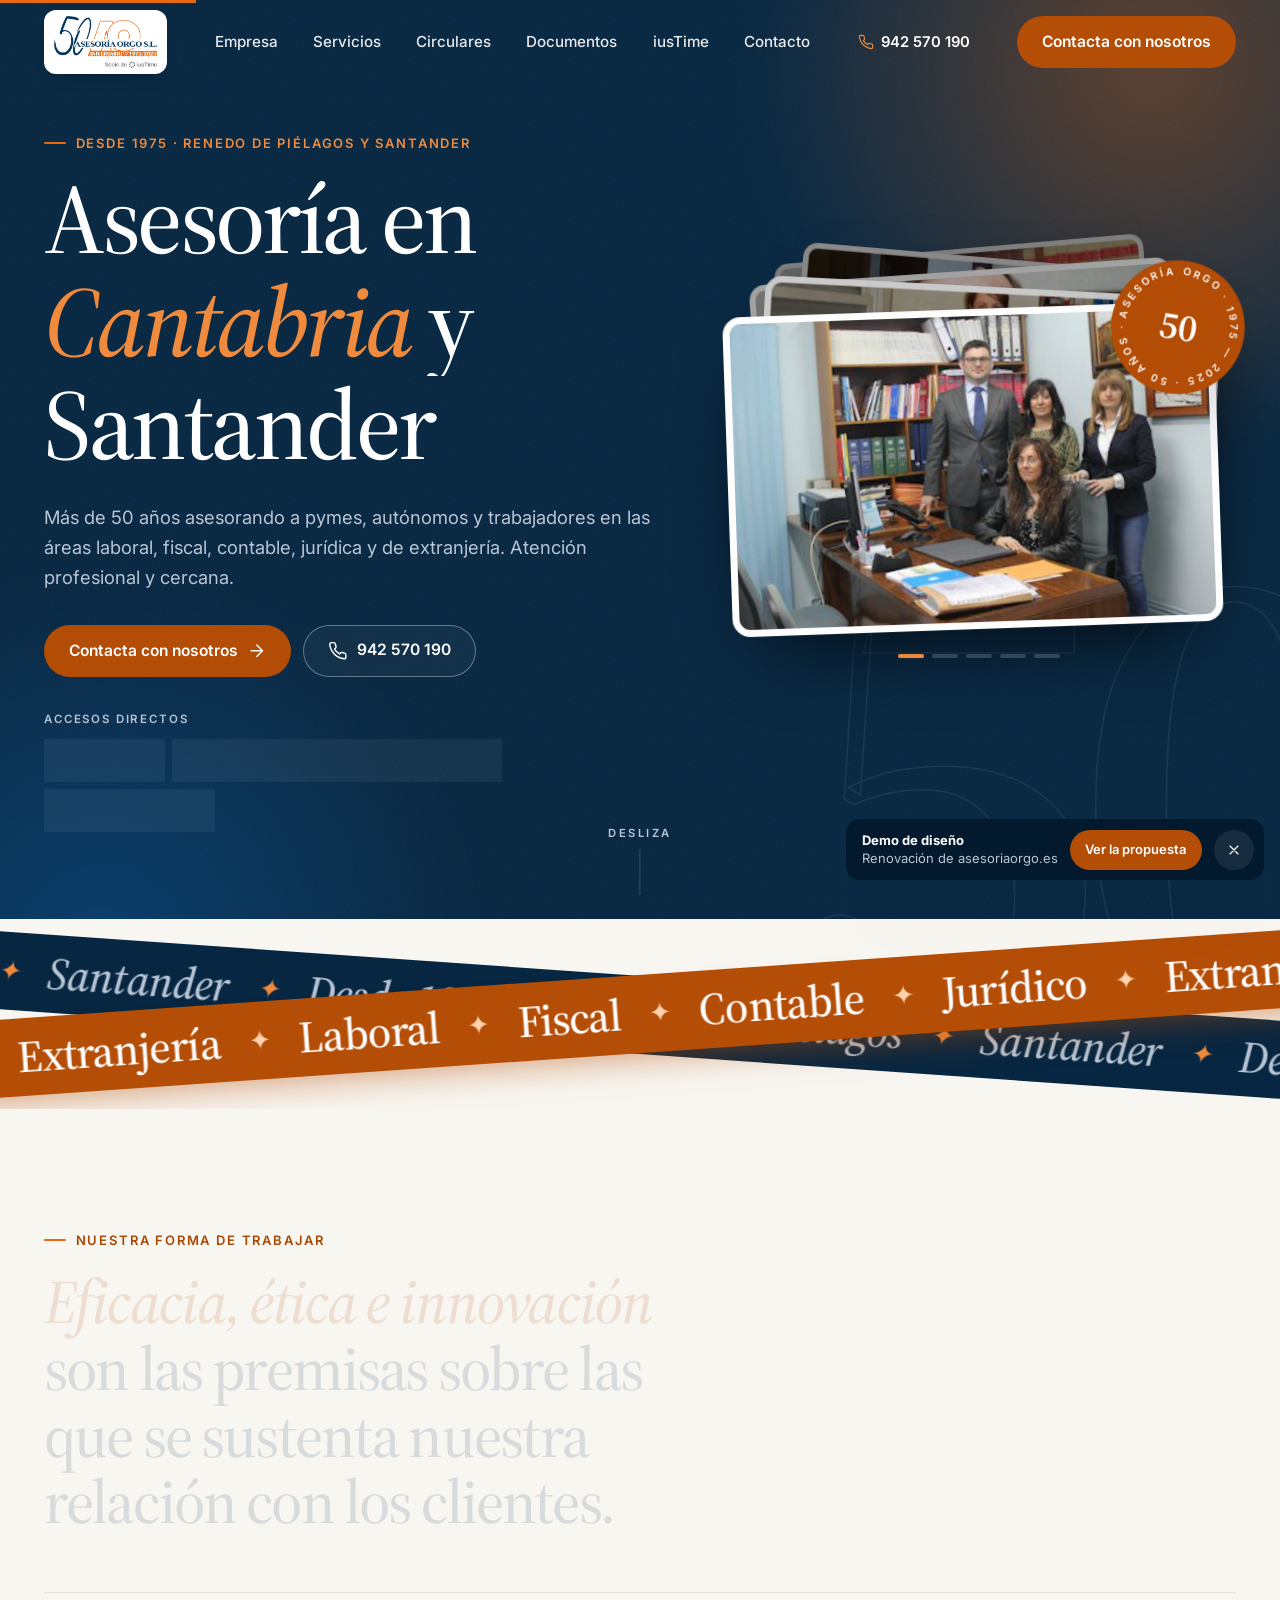
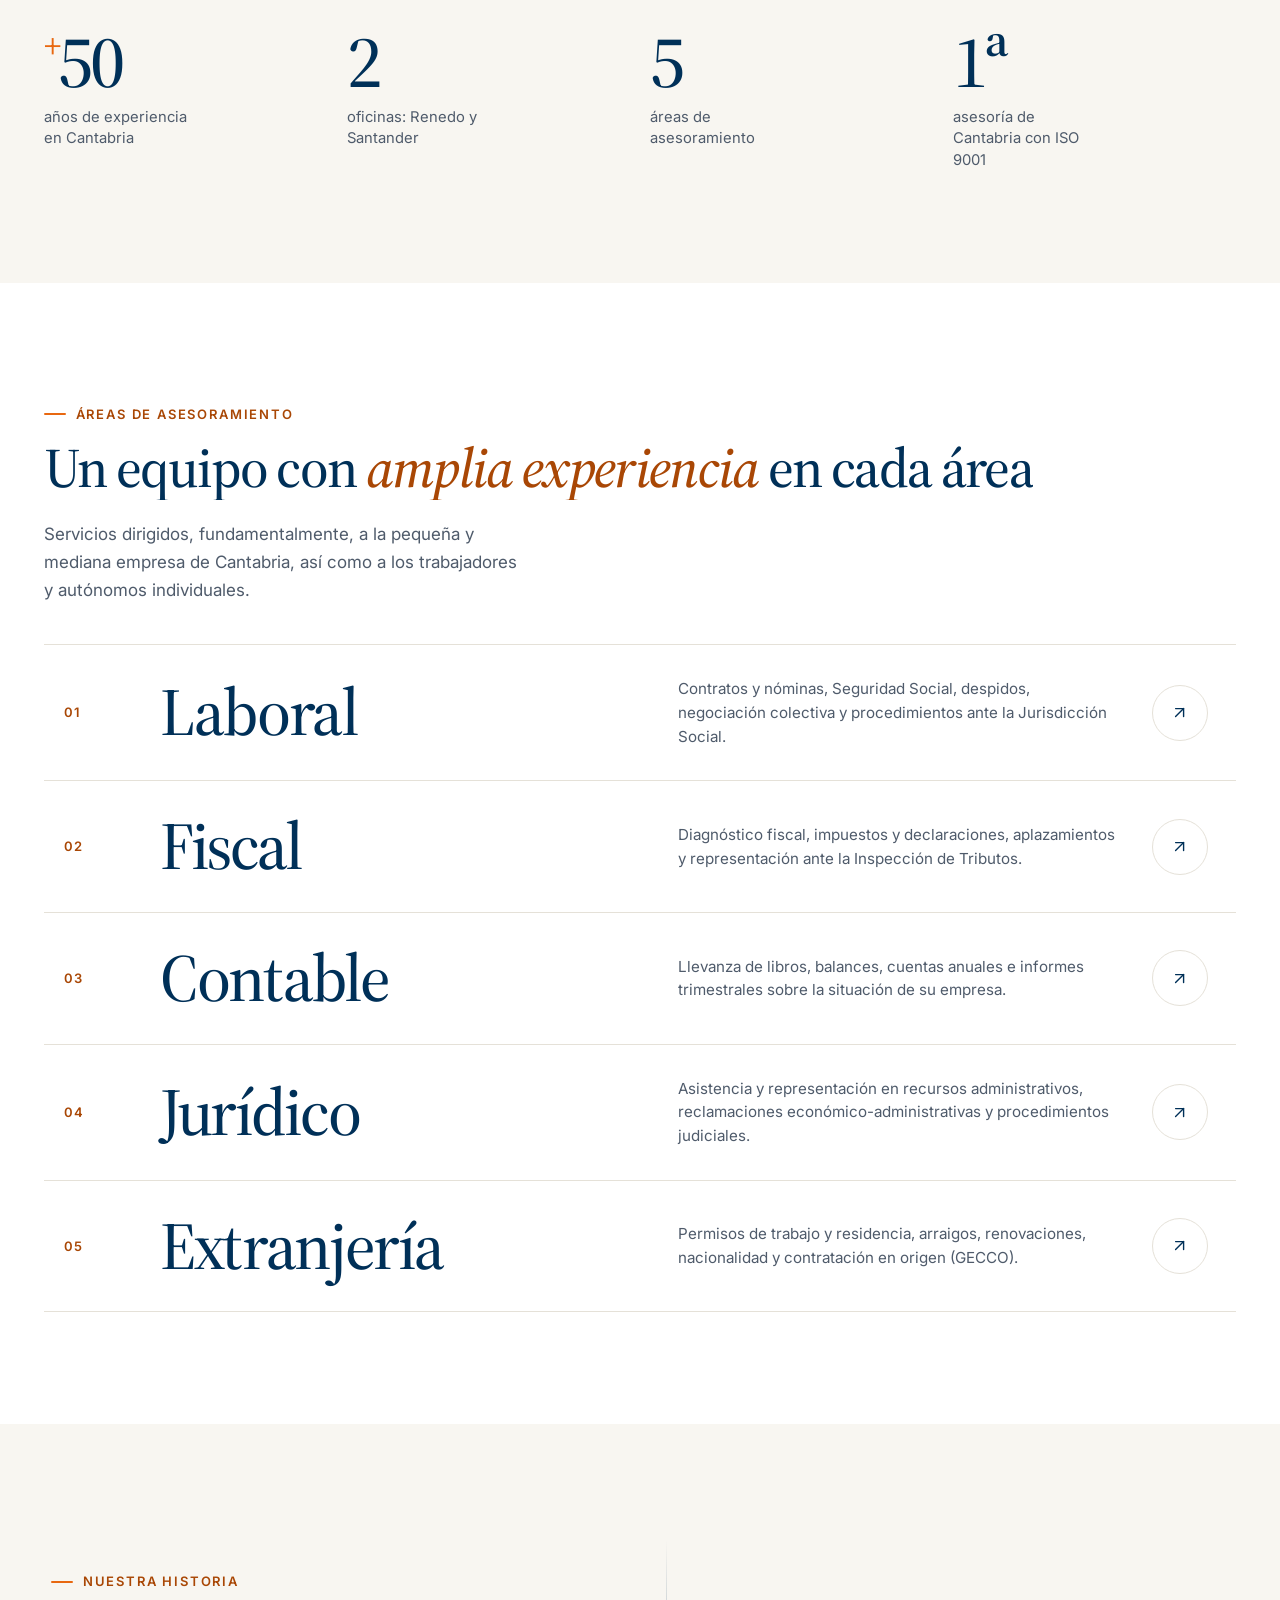
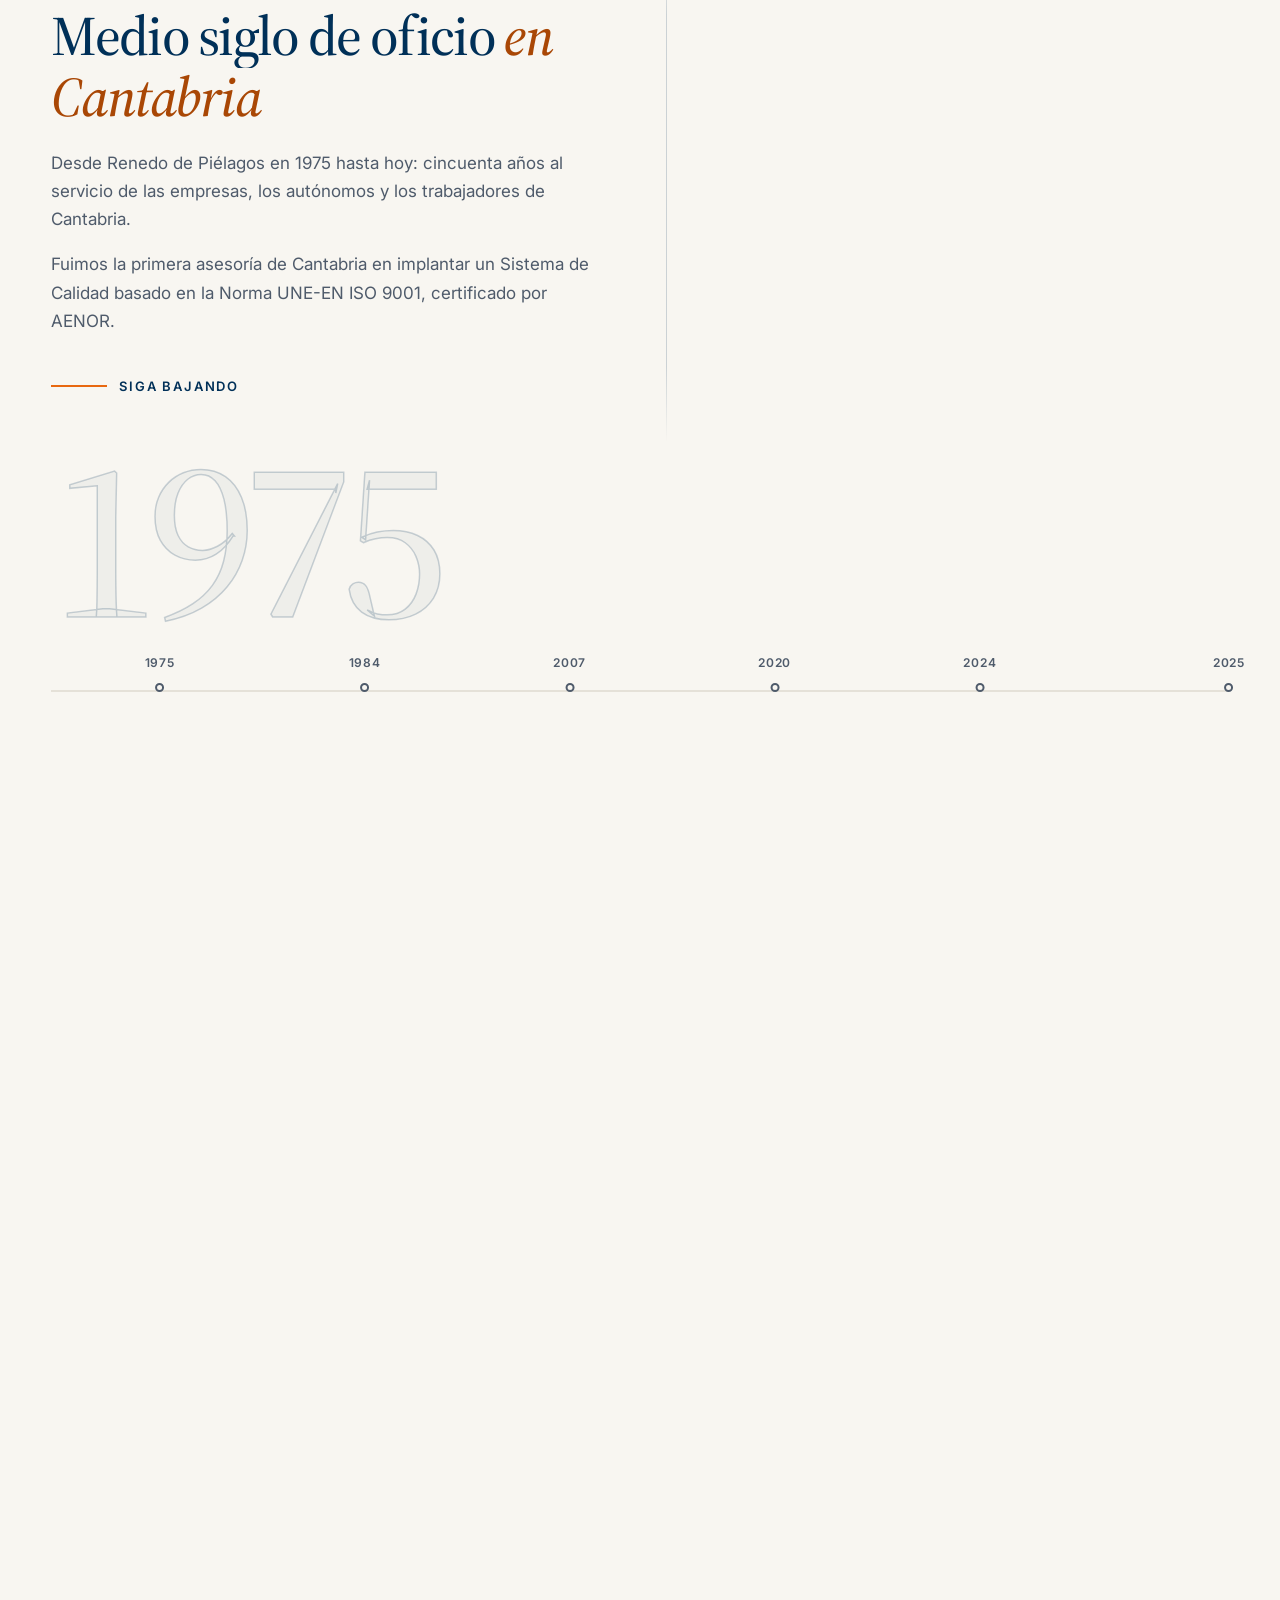
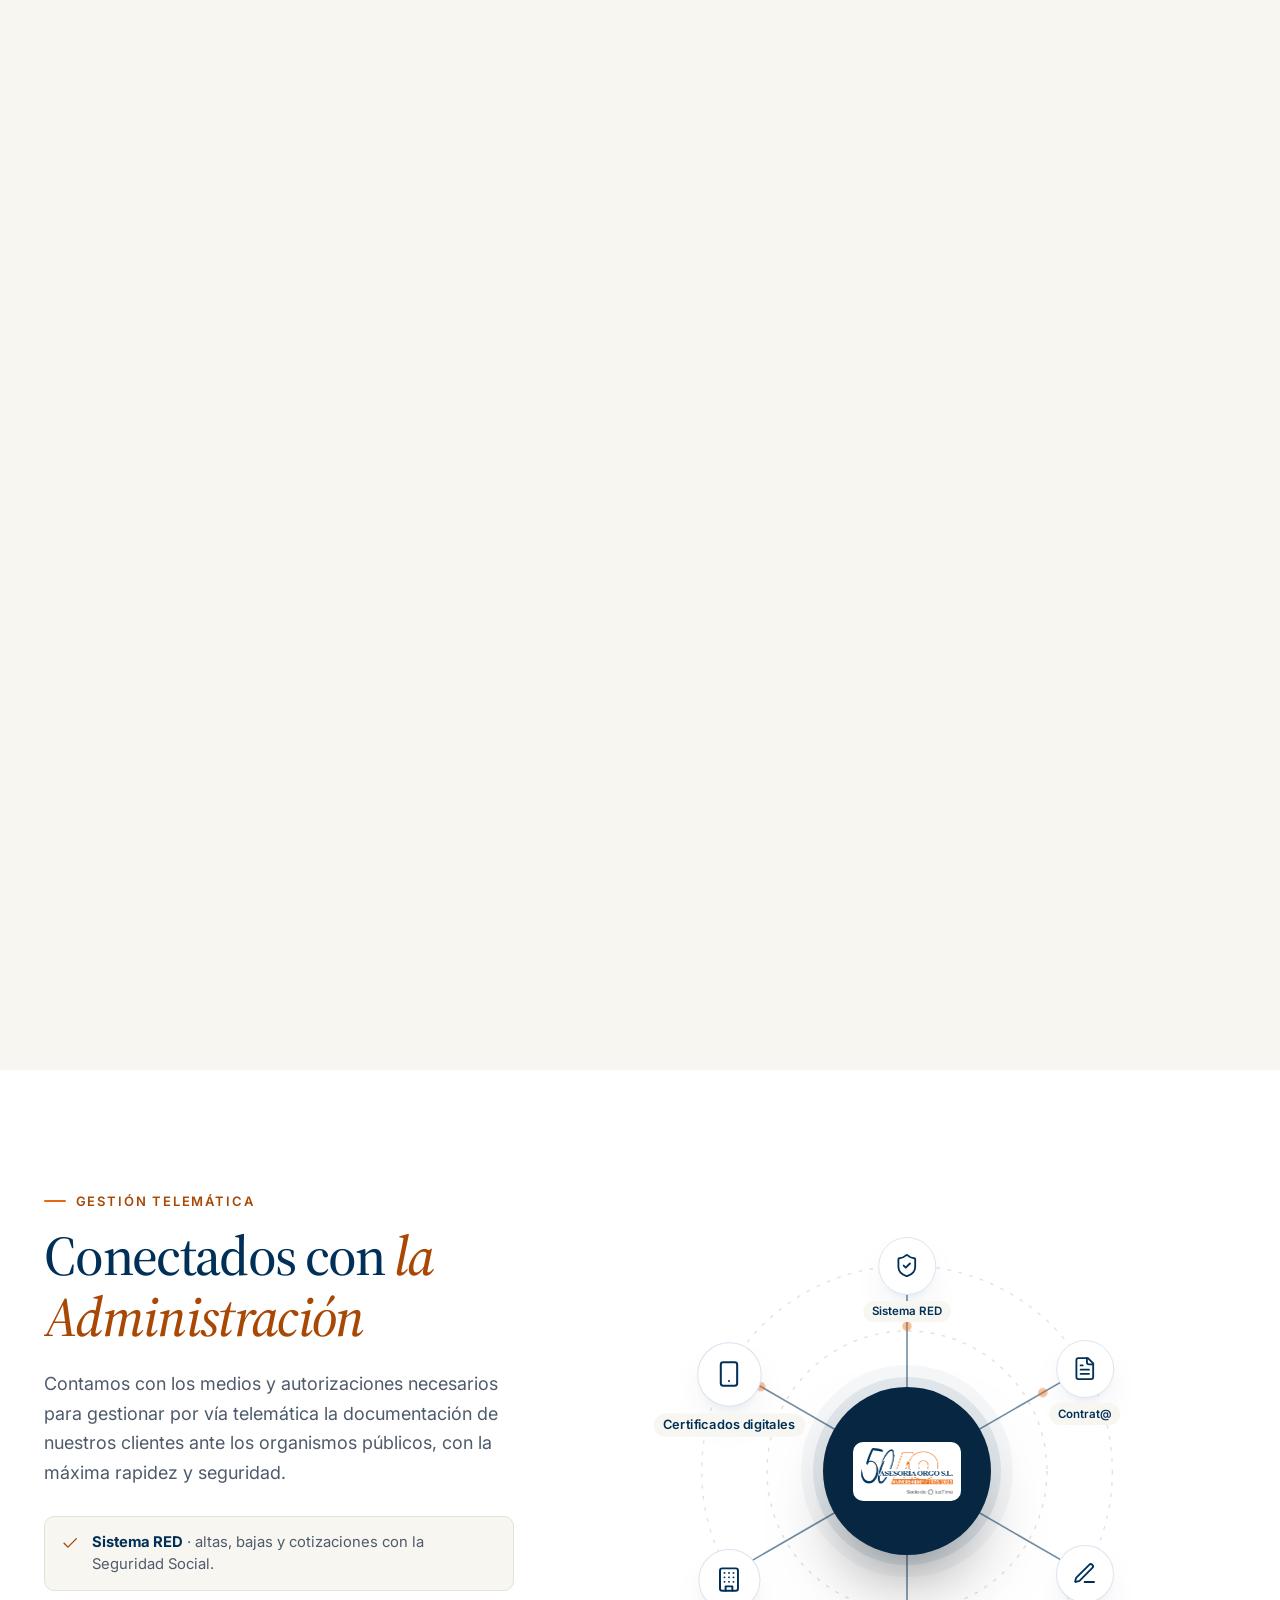
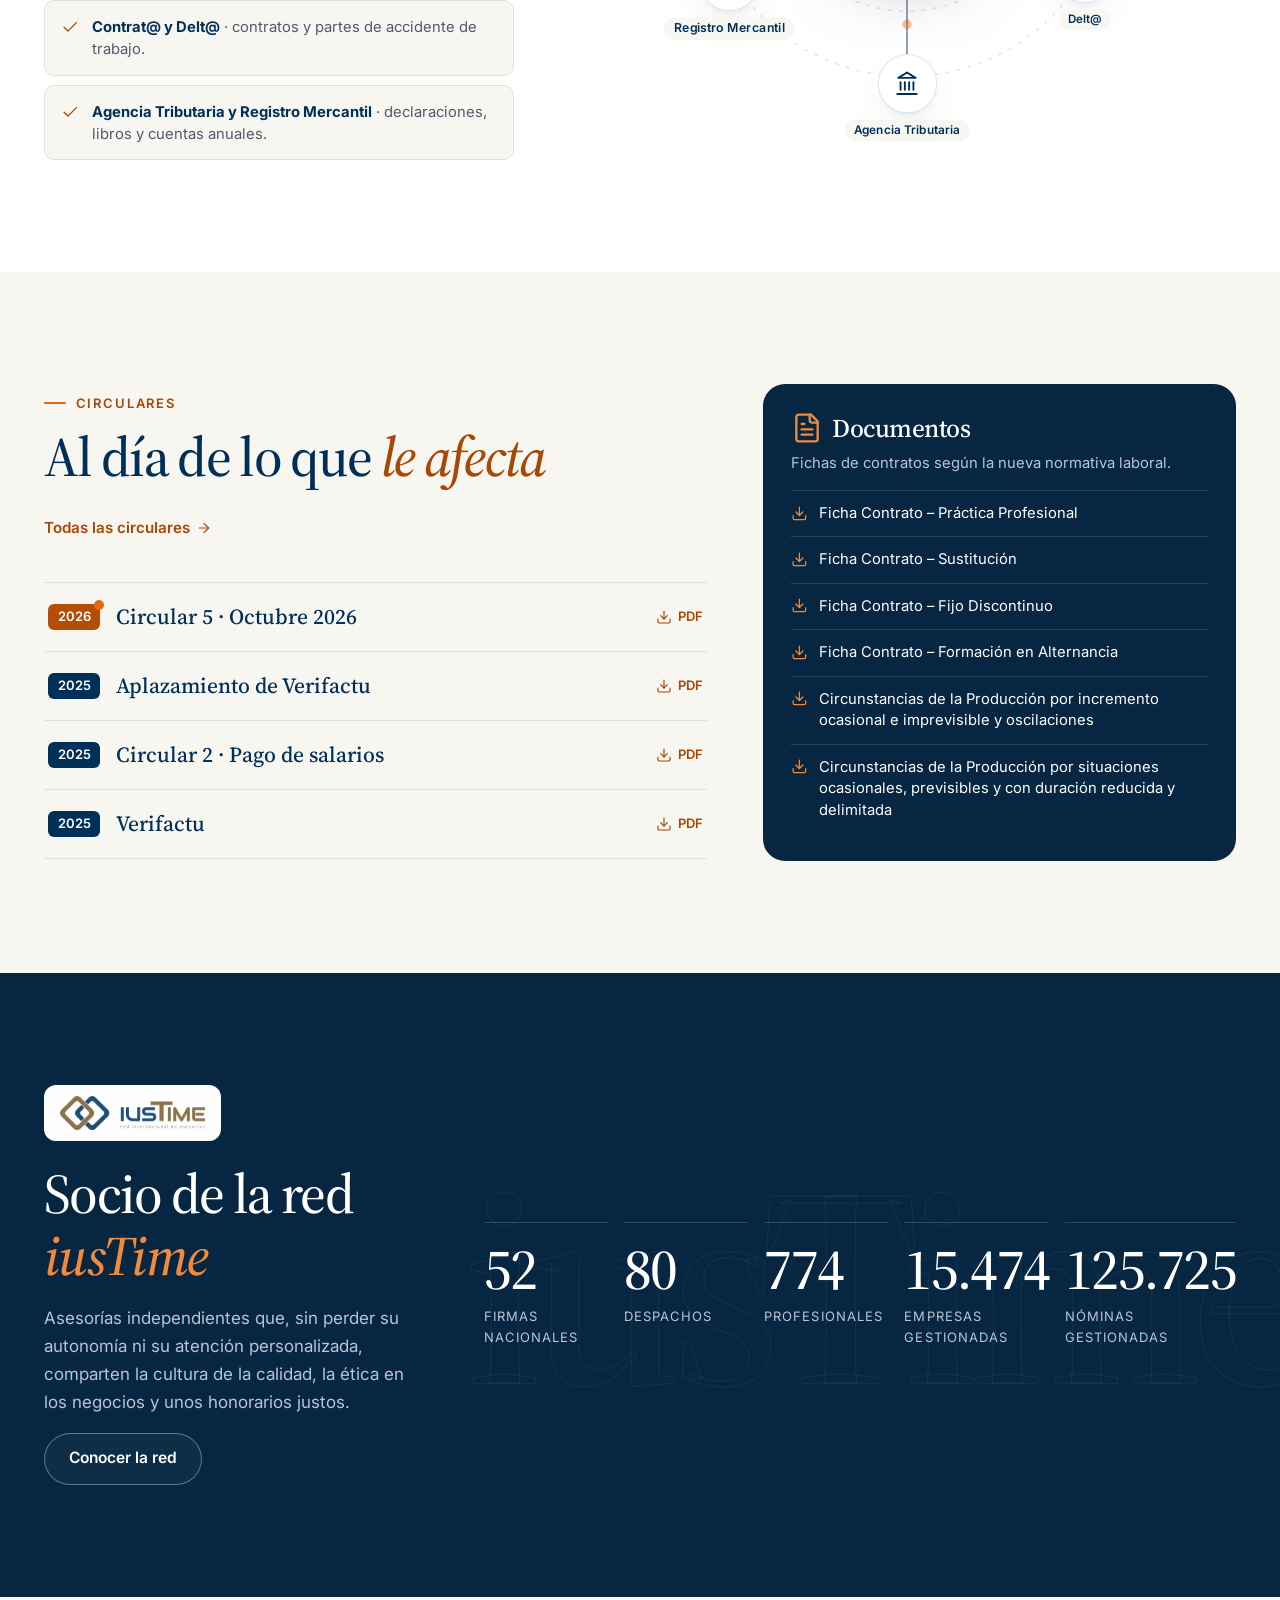
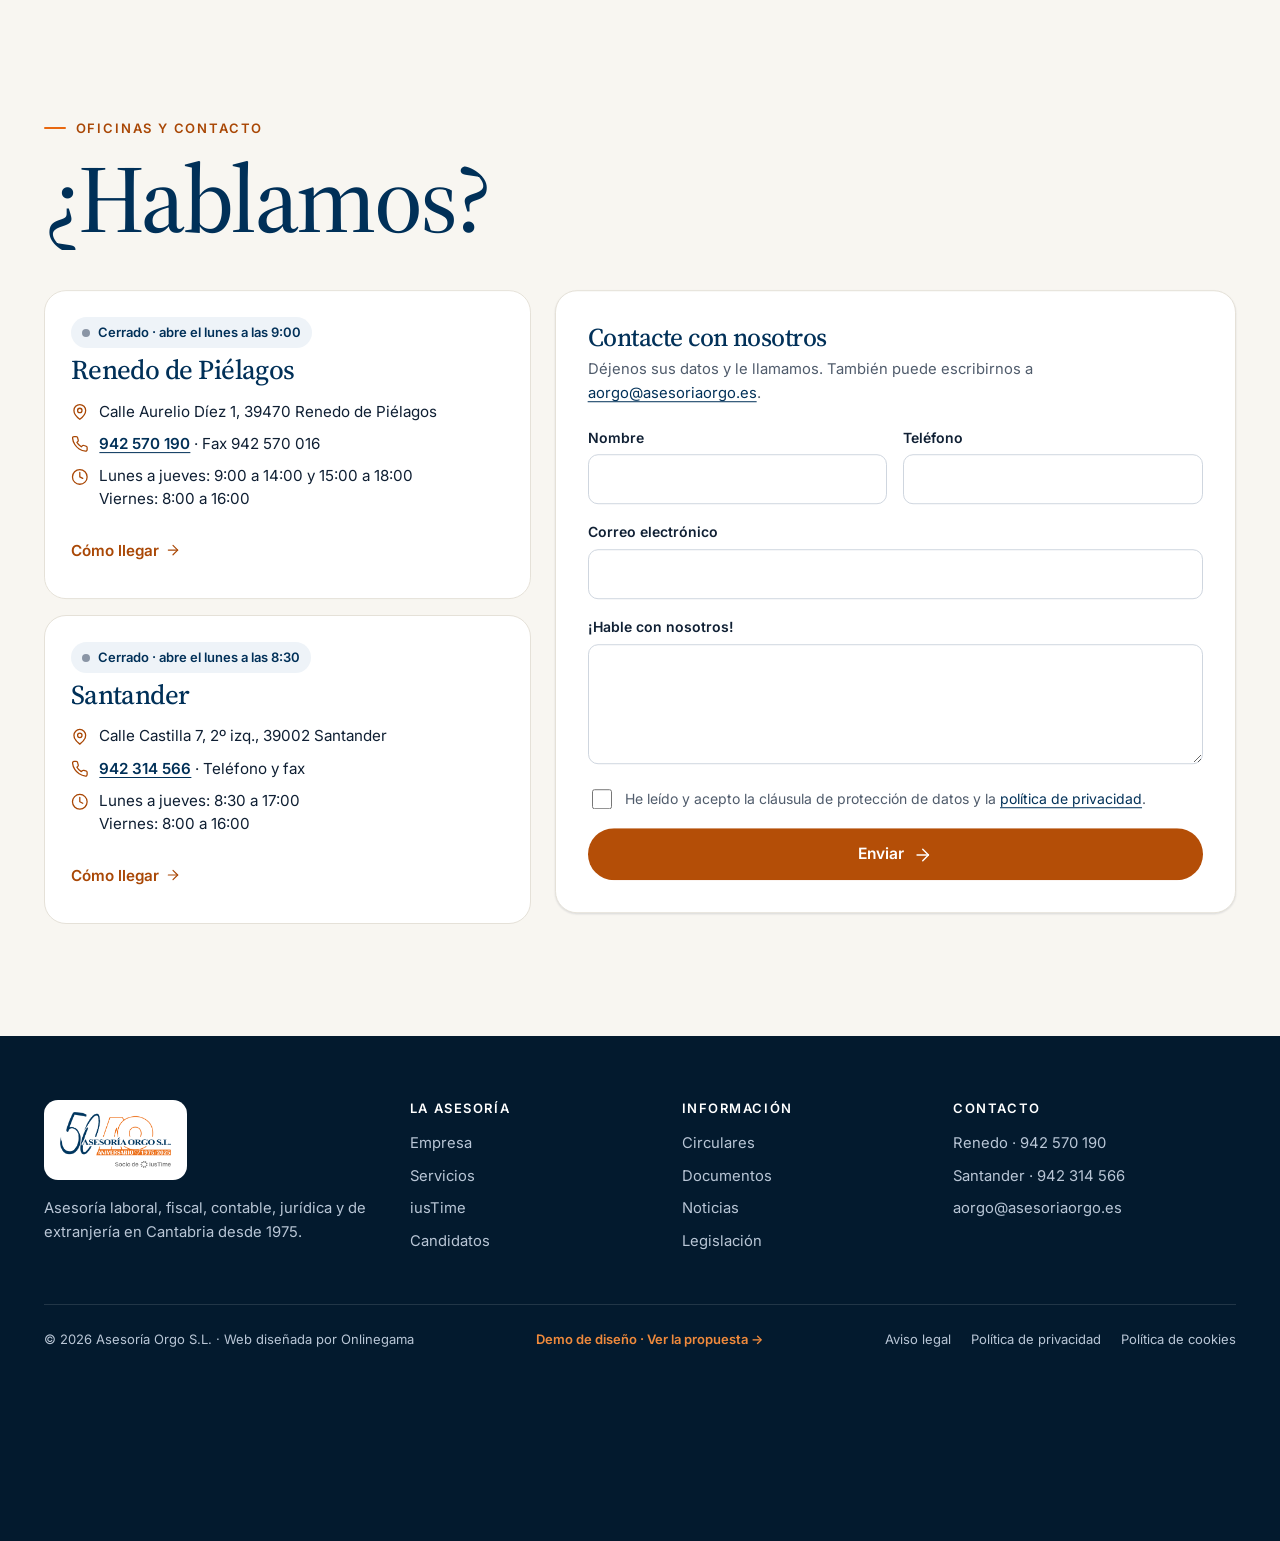
<file: index.html>
<!doctype html>
<html lang="es">
<head>
<meta charset="utf-8">
<meta name="viewport" content="width=device-width, initial-scale=1">
<title>Asesoría en Cantabria y Santander - Asesoria Orgo</title>
<meta name="description" content="Asesoría en Cantabria con más de 50 años de experiencia. Laboral, fiscal, contable, jurídica y extranjería. Atención profesional y cercana.">
<meta name="robots" content="noindex, nofollow">
<link rel="icon" href="https://asesoriaorgo.es/wp-content/uploads/2021/04/cropped-faviocn-100x100.png">
<link rel="preconnect" href="https://fonts.googleapis.com">
<link rel="preconnect" href="https://fonts.gstatic.com" crossorigin>
<link href="https://fonts.googleapis.com/css2?family=Inter:wght@400;500;600;700&family=Source+Serif+4:ital,opsz,wght@0,8..60,400..700;1,8..60,400..600&display=swap" rel="stylesheet">
<link rel="stylesheet" href="assets/css/orgo.css">
<script>
  // Clase "motion" antes de pintar: evita el parpadeo de lo que se anima. Si algo falla, se quita a los 4 s.
  (function (d) {
    d.classList.add('js');
    if (!matchMedia('(prefers-reduced-motion: reduce)').matches) d.classList.add('motion');
    setTimeout(function () { if (!d.classList.contains('anim-ready')) d.classList.remove('motion'); }, 4000);
  })(document.documentElement);
</script>

</head>
<body data-page="inicio">
<svg xmlns="http://www.w3.org/2000/svg" style="display:none" aria-hidden="true">
  <symbol id="i-phone" viewBox="0 0 24 24"><path d="M22 16.92v3a2 2 0 0 1-2.18 2 19.79 19.79 0 0 1-8.63-3.07 19.5 19.5 0 0 1-6-6 19.79 19.79 0 0 1-3.07-8.67A2 2 0 0 1 4.11 2h3a2 2 0 0 1 2 1.72 12.84 12.84 0 0 0 .7 2.81 2 2 0 0 1-.45 2.11L8.09 9.91a16 16 0 0 0 6 6l1.27-1.27a2 2 0 0 1 2.11-.45 12.84 12.84 0 0 0 2.81.7A2 2 0 0 1 22 16.92z"/></symbol>
  <symbol id="i-mail" viewBox="0 0 24 24"><rect x="2" y="4" width="20" height="16" rx="2"/><path d="m22 7-10 6L2 7"/></symbol>
  <symbol id="i-pin" viewBox="0 0 24 24"><path d="M20 10c0 6-8 12-8 12s-8-6-8-12a8 8 0 0 1 16 0Z"/><circle cx="12" cy="10" r="3"/></symbol>
  <symbol id="i-clock" viewBox="0 0 24 24"><circle cx="12" cy="12" r="10"/><path d="M12 6v6l4 2"/></symbol>
  <symbol id="i-arrow" viewBox="0 0 24 24"><path d="M5 12h14"/><path d="m12 5 7 7-7 7"/></symbol>
  <symbol id="i-arrow-ur" viewBox="0 0 24 24"><path d="M7 17 17 7"/><path d="M7 7h10v10"/></symbol>
  <symbol id="i-check" viewBox="0 0 24 24"><path d="M20 6 9 17l-5-5"/></symbol>
  <symbol id="i-users" viewBox="0 0 24 24"><path d="M16 21v-2a4 4 0 0 0-4-4H6a4 4 0 0 0-4 4v2"/><circle cx="9" cy="7" r="4"/><path d="M22 21v-2a4 4 0 0 0-3-3.87"/><path d="M16 3.13a4 4 0 0 1 0 7.75"/></symbol>
  <symbol id="i-receipt" viewBox="0 0 24 24"><path d="M4 2v20l2-1 2 1 2-1 2 1 2-1 2 1 2-1 2 1V2l-2 1-2-1-2 1-2-1-2 1-2-1-2 1Z"/><path d="M16 8h-6a2 2 0 1 0 0 4h4a2 2 0 1 1 0 4H8"/><path d="M12 17.5v-11"/></symbol>
  <symbol id="i-calc" viewBox="0 0 24 24"><rect width="16" height="20" x="4" y="2" rx="2"/><path d="M8 6h8"/><path d="M16 14v4"/><path d="M16 10h.01"/><path d="M12 10h.01"/><path d="M8 10h.01"/><path d="M12 14h.01"/><path d="M8 14h.01"/><path d="M12 18h.01"/><path d="M8 18h.01"/></symbol>
  <symbol id="i-scale" viewBox="0 0 24 24"><path d="m16 16 3-8 3 8c-.87.65-1.92 1-3 1s-2.13-.35-3-1Z"/><path d="m2 16 3-8 3 8c-.87.65-1.92 1-3 1s-2.13-.35-3-1Z"/><path d="M7 21h10"/><path d="M12 3v18"/><path d="M3 7h2c2 0 5-1 7-2 2 1 5 2 7 2h2"/></symbol>
  <symbol id="i-globe" viewBox="0 0 24 24"><circle cx="12" cy="12" r="10"/><path d="M12 2a14.5 14.5 0 0 0 0 20 14.5 14.5 0 0 0 0-20"/><path d="M2 12h20"/></symbol>
  <symbol id="i-shield" viewBox="0 0 24 24"><path d="M20 13c0 5-3.5 7.5-7.66 8.95a1 1 0 0 1-.67-.01C7.5 20.5 4 18 4 13V6a1 1 0 0 1 1-1c2 0 4.5-1.2 6.24-2.72a1.17 1.17 0 0 1 1.52 0C14.51 3.81 17 5 19 5a1 1 0 0 1 1 1z"/><path d="m9 12 2 2 4-4"/></symbol>
  <symbol id="i-building" viewBox="0 0 24 24"><rect width="16" height="20" x="4" y="2" rx="2"/><path d="M9 22v-4h6v4"/><path d="M8 6h.01"/><path d="M16 6h.01"/><path d="M12 6h.01"/><path d="M12 10h.01"/><path d="M12 14h.01"/><path d="M16 10h.01"/><path d="M16 14h.01"/><path d="M8 10h.01"/><path d="M8 14h.01"/></symbol>
  <symbol id="i-file" viewBox="0 0 24 24"><path d="M15 2H6a2 2 0 0 0-2 2v16a2 2 0 0 0 2 2h12a2 2 0 0 0 2-2V7Z"/><path d="M14 2v4a2 2 0 0 0 2 2h4"/><path d="M10 9H8"/><path d="M16 13H8"/><path d="M16 17H8"/></symbol>
  <symbol id="i-download" viewBox="0 0 24 24"><path d="M21 15v4a2 2 0 0 1-2 2H5a2 2 0 0 1-2-2v-4"/><path d="m7 10 5 5 5-5"/><path d="M12 15V3"/></symbol>
  <symbol id="i-award" viewBox="0 0 24 24"><circle cx="12" cy="8" r="6"/><path d="M15.477 12.89 17 22l-5-3-5 3 1.523-9.11"/></symbol>
  <symbol id="i-network" viewBox="0 0 24 24"><circle cx="18" cy="5" r="3"/><circle cx="6" cy="12" r="3"/><circle cx="18" cy="19" r="3"/><path d="m8.59 13.51 6.83 3.98"/><path d="m15.41 6.51-6.82 3.98"/></symbol>
  <symbol id="i-external" viewBox="0 0 24 24"><path d="M15 3h6v6"/><path d="M10 14 21 3"/><path d="M18 13v6a2 2 0 0 1-2 2H5a2 2 0 0 1-2-2V8a2 2 0 0 1 2-2h6"/></symbol>
  <symbol id="i-menu" viewBox="0 0 24 24"><path d="M4 6h16M4 12h16M4 18h16"/></symbol>
  <symbol id="i-x" viewBox="0 0 24 24"><path d="M18 6 6 18M6 6l12 12"/></symbol>
  <symbol id="i-calendar" viewBox="0 0 24 24"><rect width="18" height="18" x="3" y="4" rx="2"/><path d="M16 2v4M8 2v4M3 10h18"/></symbol>
  <symbol id="i-landmark" viewBox="0 0 24 24"><path d="M3 22h18"/><path d="M6 18v-7"/><path d="M10 18v-7"/><path d="M14 18v-7"/><path d="M18 18v-7"/><path d="M12 2 20 7H4z"/></symbol>
  <symbol id="i-phone-device" viewBox="0 0 24 24"><rect width="14" height="20" x="5" y="2" rx="2"/><path d="M12 18h.01"/></symbol>
  <symbol id="i-search" viewBox="0 0 24 24"><circle cx="11" cy="11" r="8"/><path d="m21 21-4.3-4.3"/></symbol>
  <symbol id="i-layout" viewBox="0 0 24 24"><rect width="18" height="18" x="3" y="3" rx="2"/><path d="M3 9h18"/><path d="M9 21V9"/></symbol>
  <symbol id="i-message" viewBox="0 0 24 24"><path d="M7.9 20A9 9 0 1 0 4 16.1L2 22Z"/></symbol>
  <symbol id="i-camera" viewBox="0 0 24 24"><path d="M14.5 4h-5L7 7H4a2 2 0 0 0-2 2v9a2 2 0 0 0 2 2h16a2 2 0 0 0 2-2V9a2 2 0 0 0-2-2h-3l-2.5-3z"/><circle cx="12" cy="13" r="3"/></symbol>
  <symbol id="i-refresh" viewBox="0 0 24 24"><path d="M3 12a9 9 0 0 1 9-9 9.75 9.75 0 0 1 6.74 2.74L21 8"/><path d="M21 3v5h-5"/><path d="M21 12a9 9 0 0 1-9 9 9.75 9.75 0 0 1-6.74-2.74L3 16"/><path d="M8 16H3v5"/></symbol>
  <symbol id="i-pen" viewBox="0 0 24 24"><path d="M12 20h9"/><path d="M16.38 3.62a1 1 0 0 1 3 3L7.37 18.64a2 2 0 0 1-.86.5l-2.87.84a.5.5 0 0 1-.62-.62l.84-2.87a2 2 0 0 1 .5-.86z"/></symbol>
  <symbol id="i-star" viewBox="0 0 24 24"><path d="M11.53 2.3a.53.53 0 0 1 .95 0l2.31 4.68a2.12 2.12 0 0 0 1.6 1.16l5.16.76a.53.53 0 0 1 .3.9l-3.74 3.64a2.12 2.12 0 0 0-.61 1.88l.88 5.14a.53.53 0 0 1-.77.56l-4.62-2.43a2.12 2.12 0 0 0-1.97 0L6.4 21.01a.53.53 0 0 1-.77-.56l.88-5.14a2.12 2.12 0 0 0-.61-1.88L2.16 9.8a.53.53 0 0 1 .3-.9l5.16-.76a2.12 2.12 0 0 0 1.6-1.16z"/></symbol>
</svg>


<!-- Intro: 1975 → 2025 (una vez por sesión) -->
<div class="intro" data-intro aria-hidden="true">
  <div class="intro-inner">
    <span class="intro-plate"><img src="assets/img/logo-orgo.png" alt="" width="738" height="371"></span>
    <span class="intro-year num" data-intro-year>1975</span>
    <span class="intro-line"><span></span></span>
    <span class="intro-caption">Medio siglo en Cantabria</span>
  </div>
</div>

<a class="skip-link" href="#contenido">Saltar al contenido</a>
<div class="scroll-progress" aria-hidden="true"></div>
<header class="site-header" data-header>
  <div class="container">
    <a class="brand" href="" aria-label="Asesoría Orgo — inicio">
      <img src="assets/img/logo-orgo.png" alt="Asesoría Orgo S.L. · 50 aniversario 1975–2025 · Socio de iusTime" width="738" height="371">
    </a>
    <nav class="nav" aria-label="Principal">
      <a data-nav="empresa" href="#historia">Empresa</a>
      <a data-nav="servicios" href="servicios/">Servicios</a>
      <a data-nav="circulares" href="#circulares">Circulares</a>
      <a data-nav="documentos" href="#documentos">Documentos</a>
      <a data-nav="iustime" href="#iustime">iusTime</a>
      <a data-nav="contacto" href="#contacto">Contacto</a>
    </nav>
    <a class="header-phone" href="tel:+34942570190"><svg class="ic"><use href="#i-phone"/></svg>942 570 190</a>
    <a class="btn btn-primary header-cta" href="#contacto" data-magnetic>Contacta con nosotros</a>
    <button class="menu-toggle" type="button" aria-expanded="false" aria-controls="menu-movil">
      <svg class="ic"><use href="#i-menu"/></svg><span>Menú</span>
    </button>
  </div>
</header>
<nav class="mobile-nav" id="menu-movil" aria-label="Principal (móvil)">
  <ul>
    <li><a href="#historia"><small>01</small>Empresa</a></li>
    <li><a href="servicios/"><small>02</small>Servicios</a></li>
    <li><a href="#circulares"><small>03</small>Circulares</a></li>
    <li><a href="#documentos"><small>04</small>Documentos</a></li>
    <li><a href="#iustime"><small>05</small>iusTime</a></li>
    <li><a href="#contacto"><small>06</small>Contacto</a></li>
  </ul>
  <div class="mobile-nav-foot">
    <span>Renedo · <a href="tel:+34942570190">942 570 190</a></span>
    <span>Santander · <a href="tel:+34942314566">942 314 566</a></span>
    <a class="btn btn-primary" href="propuesta/">Ver la propuesta de renovación</a>
  </div>
</nav>


<main id="contenido">

  <!-- ===== HERO ===== -->
  <section class="hero" data-hero-section>
    <div class="hero-bg" aria-hidden="true">
      <span class="glow glow--a"></span>
      <span class="glow glow--b"></span>
      <span class="hero-50" data-parallax="-12">50</span>
    </div>
    <div class="container">
      <div>
        <span class="eyebrow" data-hero>Desde 1975 · Renedo de Piélagos y Santander</span>
        <h1 data-hero data-hero-title>Asesoría en <em class="accent">Cantabria</em> y Santander</h1>
        <p class="lead" data-hero>Más de 50 años asesorando a pymes, autónomos y trabajadores en las áreas laboral, fiscal, contable, jurídica y de extranjería. Atención profesional y cercana.</p>
        <div class="btn-row" data-hero>
          <a class="btn btn-primary" href="#contacto" data-magnetic>Contacta con nosotros <svg class="ic"><use href="#i-arrow"/></svg></a>
          <a class="btn btn-ghost-light" href="tel:+34942570190" data-magnetic><svg class="ic"><use href="#i-phone"/></svg>942 570 190</a>
        </div>
        <div class="quick" data-hero>
          <span class="quick-label">Accesos directos</span>
          <ul>
            <li><a class="chip chip--glass" href="https://sede.agenciatributaria.gob.es/Sede/procedimientoini/ZN01.shtml" target="_blank" rel="noopener"><svg class="ic"><use href="#i-landmark"/></svg>Hacienda</a></li>
            <li><a class="chip chip--glass" href="https://sede.seg-social.gob.es/" target="_blank" rel="noopener"><svg class="ic"><use href="#i-shield"/></svg>Tesorería General de la Seguridad Social</a></li>
            <li><a class="chip chip--glass" href="https://sede.agenciatributaria.gob.es/Sede/calendario-contribuyente.html" target="_blank" rel="noopener"><svg class="ic"><use href="#i-calendar"/></svg>Calendario fiscal</a></li>
          </ul>
        </div>
      </div>

      <div class="deck" data-deck data-hero>
        <div class="deck-stack" data-fan-inner>
          <figure class="deck-card"><img src="assets/img/foto3.jpg" alt="Parte del equipo de Asesoría Orgo en la oficina" width="460" height="300" fetchpriority="high"></figure>
          <figure class="deck-card"><img src="assets/img/foto7.jpg" alt="Miembros del equipo de Asesoría Orgo" width="460" height="300"></figure>
          <figure class="deck-card"><img src="assets/img/foto4.jpg" alt="Asesor de Asesoría Orgo en su despacho" width="460" height="300"></figure>
          <figure class="deck-card"><img src="assets/img/foto5.jpg" alt="Asesora de Asesoría Orgo en la oficina" width="460" height="300"></figure>
          <figure class="deck-card"><img src="assets/img/foto2.jpg" alt="Asesor de Asesoría Orgo trabajando" width="460" height="300"></figure>
        </div>
        <div class="seal" aria-hidden="true">
          <svg viewBox="0 0 120 120"><defs><path id="seal-path" d="M60,60 m-47,0 a47,47 0 1,1 94,0 a47,47 0 1,1 -94,0"/></defs><text><textPath href="#seal-path" textLength="290" lengthAdjust="spacing">Asesoría Orgo · 1975 — 2025 · 50 años ·</textPath></text></svg>
          <strong>50</strong>
        </div>
        <ol class="deck-dots" aria-hidden="true"><li class="is-active"></li><li></li><li></li><li></li><li></li></ol>
      </div>
    </div>
    <div class="scroll-hint" aria-hidden="true"><span>Desliza</span><i></i></div>
  </section>

  <!-- ===== CINTAS DE ÁREAS ===== -->
  <section class="marquee" aria-label="Áreas: laboral, fiscal, contable, jurídico y extranjería">
    <div class="ribbon-wrap ribbon-wrap--back" aria-hidden="true">
      <div class="ribbon" data-marquee="-1"><span>Renedo de Piélagos</span><span>Santander</span><span>Desde 1975</span><span>Renedo de Piélagos</span><span>Santander</span><span>Desde 1975</span><span>Renedo de Piélagos</span><span>Santander</span><span>Desde 1975</span><span>Renedo de Piélagos</span><span>Santander</span><span>Desde 1975</span></div>
    </div>
    <div class="ribbon-wrap ribbon-wrap--front" aria-hidden="true">
      <div class="ribbon" data-marquee="1"><span>Laboral</span><span>Fiscal</span><span>Contable</span><span>Jurídico</span><span>Extranjería</span><span>Laboral</span><span>Fiscal</span><span>Contable</span><span>Jurídico</span><span>Extranjería</span><span>Laboral</span><span>Fiscal</span><span>Contable</span><span>Jurídico</span><span>Extranjería</span><span>Laboral</span><span>Fiscal</span><span>Contable</span><span>Jurídico</span><span>Extranjería</span></div>
    </div>
  </section>

  <!-- ===== FRASE + CIFRAS ===== -->
  <section class="statement">
    <div class="container">
      <span class="eyebrow" data-reveal>Nuestra forma de trabajar</span>
      <p class="statement-text" data-words><em>Eficacia, ética e innovación</em> son las premisas sobre las que se sustenta nuestra relación con los clientes.</p>
      <div class="stats-row">
        <div class="stat" data-reveal><strong class="num"><sup>+</sup><span data-count="50">50</span></strong><span>años de experiencia en Cantabria</span></div>
        <div class="stat" data-reveal><strong class="num" data-count="2">2</strong><span>oficinas: Renedo y Santander</span></div>
        <div class="stat" data-reveal><strong class="num" data-count="5">5</strong><span>áreas de asesoramiento</span></div>
        <div class="stat" data-reveal><strong>1ª</strong><span>asesoría de Cantabria con ISO 9001</span></div>
      </div>
    </div>
  </section>

  <!-- ===== ÁREAS ===== -->
  <section class="areas section--white" id="servicios" style="background:var(--surface)">
    <div class="container">
      <div class="areas-head">
        <div>
          <span class="eyebrow" data-reveal>Áreas de asesoramiento</span>
          <h2 data-split style="margin-top:1rem">Un equipo con <em class="accent">amplia experiencia</em> en cada área</h2>
        </div>
        <p data-reveal>Servicios dirigidos, fundamentalmente, a la pequeña y mediana empresa de Cantabria, así como a los trabajadores y autónomos individuales.</p>
      </div>
      <ul class="area-list" data-areas>
        <li data-reveal><a class="area-row" href="servicios/#laboral" data-icon="i-users"><span class="area-num num">01</span><span class="area-name">Laboral</span><span class="area-desc">Contratos y nóminas, Seguridad Social, despidos, negociación colectiva y procedimientos ante la Jurisdicción Social.</span><span class="area-arrow"><svg class="ic"><use href="#i-arrow-ur"/></svg></span></a></li>
        <li data-reveal><a class="area-row" href="servicios/#fiscal" data-icon="i-receipt"><span class="area-num num">02</span><span class="area-name">Fiscal</span><span class="area-desc">Diagnóstico fiscal, impuestos y declaraciones, aplazamientos y representación ante la Inspección de Tributos.</span><span class="area-arrow"><svg class="ic"><use href="#i-arrow-ur"/></svg></span></a></li>
        <li data-reveal><a class="area-row" href="servicios/#contable" data-icon="i-calc"><span class="area-num num">03</span><span class="area-name">Contable</span><span class="area-desc">Llevanza de libros, balances, cuentas anuales e informes trimestrales sobre la situación de su empresa.</span><span class="area-arrow"><svg class="ic"><use href="#i-arrow-ur"/></svg></span></a></li>
        <li data-reveal><a class="area-row" href="servicios/#fiscal" data-icon="i-scale"><span class="area-num num">04</span><span class="area-name">Jurídico</span><span class="area-desc">Asistencia y representación en recursos administrativos, reclamaciones económico-administrativas y procedimientos judiciales.</span><span class="area-arrow"><svg class="ic"><use href="#i-arrow-ur"/></svg></span></a></li>
        <li data-reveal><a class="area-row" href="servicios/#extranjeria" data-icon="i-globe"><span class="area-num num">05</span><span class="area-name">Extranjería</span><span class="area-desc">Permisos de trabajo y residencia, arraigos, renovaciones, nacionalidad y contratación en origen (GECCO).</span><span class="area-arrow"><svg class="ic"><use href="#i-arrow-ur"/></svg></span></a></li>
      </ul>
    </div>
    <div class="area-cursor" data-area-cursor aria-hidden="true"><span><svg class="ic"><use href="#i-arrow-ur"/></svg>Ver área</span></div>
  </section>

  <!-- ===== HISTORIA (scroll horizontal fijado en escritorio) ===== -->
  <section class="story" id="historia" data-story>
    <div class="story-pin">
      <div class="story-counter num" data-story-counter aria-hidden="true">1975</div>
      <div class="story-track" data-story-track>
        <span class="story-line" aria-hidden="true"><i data-story-line></i></span>

        <article class="chapter chapter--intro" data-year="1975">
          <div>
            <span class="eyebrow">Nuestra historia</span>
            <h2 data-split>Medio siglo de oficio <em class="accent">en Cantabria</em></h2>
            <p>Desde Renedo de Piélagos en 1975 hasta hoy: cincuenta años al servicio de las empresas, los autónomos y los trabajadores de Cantabria.</p>
            <p>Fuimos la primera asesoría de Cantabria en implantar un Sistema de Calidad basado en la Norma UNE-EN ISO 9001, certificado por AENOR.</p>
            <span class="swipe-hint" aria-hidden="true"><i></i>Siga bajando</span>
          </div>
        </article>

        <article class="chapter" data-year="1975" data-tick>
          <div class="chapter-text" data-chapter-text>
            <span class="chapter-year num" data-chapter-year>1975</span>
            <h3>Los comienzos</h3>
            <p>Comenzamos nuestra andadura en Renedo de Piélagos en el año 1975.</p>
          </div>
          <div class="chapter-media" data-chapter-media>
            <figure><img src="assets/img/foto1.jpg" alt="Fachada de una oficina de Asesoría Orgo" width="460" height="300" loading="lazy"></figure>
          </div>
        </article>

        <article class="chapter" data-year="1984" data-tick>
          <div class="chapter-text" data-chapter-text>
            <span class="chapter-year num" data-chapter-year>1984</span>
            <h3>Llegamos a Santander</h3>
            <p>Ampliamos nuestra presencia y nos instalamos también en Santander.</p>
          </div>
          <div class="chapter-media" data-chapter-media>
            <figure><img src="assets/img/foto2.jpg" alt="Asesor de Asesoría Orgo trabajando en su despacho" width="460" height="300" loading="lazy"></figure>
          </div>
        </article>

        <article class="chapter" data-year="2007" data-tick>
          <div class="chapter-text" data-chapter-text>
            <span class="chapter-year num" data-chapter-year>2007</span>
            <h3>Autoridad de Registro</h3>
            <p>Desde finales de 2007, ANF AC nos reconoce como Autoridad de Registro: emitimos certificados digitales para firma electrónica y facturación telemática.</p>
          </div>
          <div class="chapter-media" data-chapter-media>
            <div class="cert">
              <span class="cert-seal"><svg class="ic"><use href="#i-shield"/></svg></span>
              <small>ANF AC · desde 2007</small>
              <strong>Autoridad de Registro</strong>
              <span class="cert-lines" aria-hidden="true"><i></i><i></i><i></i></span>
            </div>
          </div>
        </article>

        <article class="chapter" data-year="2020" data-tick>
          <div class="chapter-text" data-chapter-text>
            <span class="chapter-year num" data-chapter-year>2020</span>
            <h3>Firma Profesional</h3>
            <p>Desde 2020 contamos también con la acreditación de Firma Profesional para la emisión de certificados digitales.</p>
          </div>
          <div class="chapter-media" data-chapter-media>
            <figure><img src="assets/img/foto5.jpg" alt="Asesora de Asesoría Orgo en la oficina" width="460" height="300" loading="lazy"></figure>
          </div>
        </article>

        <article class="chapter" data-year="2024" data-tick>
          <div class="chapter-text" data-chapter-text>
            <span class="chapter-year num" data-chapter-year>2024</span>
            <h3>Calidad certificada</h3>
            <p>Desde diciembre de 2024, Norma de Calidad iusTime para Despachos profesionales en los Servicios de Asesoramiento y Gestión a Empresas, certificada por APPLUS+.</p>
          </div>
          <div class="chapter-media" data-chapter-media>
            <div class="cert">
              <span class="cert-seal"><svg class="ic"><use href="#i-award"/></svg></span>
              <small>APPLUS+ · diciembre 2024</small>
              <strong>Norma de Calidad iusTime</strong>
              <span class="cert-lines" aria-hidden="true"><i></i><i></i><i></i></span>
            </div>
          </div>
        </article>

        <article class="chapter chapter--finale" data-year="2025" data-tick>
          <div class="chapter-text" data-chapter-text>
            <span class="sr-only">2025</span>
            <div class="finale-50" aria-hidden="true"><strong class="num" data-finale-50>50</strong><span>años</span></div>
            <h3>Medio siglo al servicio de Cantabria</h3>
            <p>Nuestro equipo humano está formado por profesionales con amplia experiencia en nuestras áreas de actuación: laboral, jurídico, fiscal y contable y extranjería.</p>
            <div class="btn-row" style="margin-top:1.75rem"><a class="btn btn-primary" href="#contacto" data-magnetic>Contacta con nosotros <svg class="ic"><use href="#i-arrow"/></svg></a></div>
          </div>
          <div class="chapter-media" data-chapter-media>
            <div class="collage">
              <figure><img src="assets/img/foto3.jpg" alt="Parte del equipo de Asesoría Orgo" width="460" height="300" loading="lazy"></figure>
              <figure><img src="assets/img/foto7.jpg" alt="Miembros del equipo en la oficina" width="460" height="300" loading="lazy"></figure>
              <figure><img src="assets/img/foto4.jpg" alt="Asesor de Asesoría Orgo" width="460" height="300" loading="lazy"></figure>
            </div>
          </div>
        </article>
      </div>
      <div class="story-progress" data-story-progress aria-hidden="true"><i></i></div>
    </div>
  </section>

  <!-- ===== CONECTADOS CON LA ADMINISTRACIÓN ===== -->
  <section class="network">
    <div class="container">
      <div>
        <span class="eyebrow" data-reveal>Gestión telemática</span>
        <h2 data-split style="margin:1rem 0 1.25rem">Conectados con <em class="accent">la Administración</em></h2>
        <p class="lead" data-reveal>Contamos con los medios y autorizaciones necesarios para gestionar por vía telemática la documentación de nuestros clientes ante los organismos públicos, con la máxima rapidez y seguridad.</p>
        <ul class="sys-list">
          <li data-reveal><svg class="ic"><use href="#i-check"/></svg><span><strong>Sistema RED</strong> · altas, bajas y cotizaciones con la Seguridad Social.</span></li>
          <li data-reveal><svg class="ic"><use href="#i-check"/></svg><span><strong>Contrat@ y Delt@</strong> · contratos y partes de accidente de trabajo.</span></li>
          <li data-reveal><svg class="ic"><use href="#i-check"/></svg><span><strong>Agencia Tributaria y Registro Mercantil</strong> · declaraciones, libros y cuentas anuales.</span></li>
        </ul>
      </div>
      <div class="net" data-net>
        <svg class="net-svg" viewBox="0 0 600 600" aria-hidden="true">
          <circle class="net-ring" cx="300" cy="300" r="220"/>
          <circle class="net-ring net-ring--inner" cx="300" cy="300" r="150"/>
          <path id="nl1" class="net-line" pathLength="1" d="M300 300 L300 80"/>
          <path id="nl2" class="net-line" pathLength="1" d="M300 300 L490.5 190"/>
          <path id="nl3" class="net-line" pathLength="1" d="M300 300 L490.5 410"/>
          <path id="nl4" class="net-line" pathLength="1" d="M300 300 L300 520"/>
          <path id="nl5" class="net-line" pathLength="1" d="M300 300 L109.5 410"/>
          <path id="nl6" class="net-line" pathLength="1" d="M300 300 L109.5 190"/>
          <g data-packets>
            <circle class="net-packet" r="5"><animateMotion dur="2.6s" repeatCount="indefinite" keyPoints="0;1" keyTimes="0;1" calcMode="linear"><mpath href="#nl1"/></animateMotion></circle>
            <circle class="net-packet" r="5"><animateMotion dur="3.1s" begin=".6s" repeatCount="indefinite" keyPoints="1;0" keyTimes="0;1" calcMode="linear"><mpath href="#nl2"/></animateMotion></circle>
            <circle class="net-packet" r="5"><animateMotion dur="2.8s" begin="1.1s" repeatCount="indefinite" keyPoints="0;1" keyTimes="0;1" calcMode="linear"><mpath href="#nl3"/></animateMotion></circle>
            <circle class="net-packet" r="5"><animateMotion dur="3.3s" begin=".3s" repeatCount="indefinite" keyPoints="1;0" keyTimes="0;1" calcMode="linear"><mpath href="#nl4"/></animateMotion></circle>
            <circle class="net-packet" r="5"><animateMotion dur="2.7s" begin="1.4s" repeatCount="indefinite" keyPoints="0;1" keyTimes="0;1" calcMode="linear"><mpath href="#nl5"/></animateMotion></circle>
            <circle class="net-packet" r="5"><animateMotion dur="3s" begin=".9s" repeatCount="indefinite" keyPoints="1;0" keyTimes="0;1" calcMode="linear"><mpath href="#nl6"/></animateMotion></circle>
          </g>
        </svg>
        <div class="net-core"><span><img src="assets/img/logo-orgo.png" alt="Asesoría Orgo" width="738" height="371" loading="lazy"></span></div>
        <div class="net-node" style="left:50%;top:13.33%"><b><svg class="ic"><use href="#i-shield"/></svg></b><span>Sistema RED</span></div>
        <div class="net-node" style="left:81.75%;top:31.67%"><b><svg class="ic"><use href="#i-file"/></svg></b><span>Contrat@</span></div>
        <div class="net-node" style="left:81.75%;top:68.33%"><b><svg class="ic"><use href="#i-pen"/></svg></b><span>Delt@</span></div>
        <div class="net-node" style="left:50%;top:86.67%"><b><svg class="ic"><use href="#i-landmark"/></svg></b><span>Agencia Tributaria</span></div>
        <div class="net-node" style="left:18.25%;top:68.33%"><b><svg class="ic"><use href="#i-building"/></svg></b><span>Registro Mercantil</span></div>
        <div class="net-node" style="left:18.25%;top:31.67%"><b><svg class="ic"><use href="#i-phone-device"/></svg></b><span>Certificados digitales</span></div>
      </div>
    </div>
  </section>

  <!-- ===== CIRCULARES + DOCUMENTOS ===== -->
  <section class="news" id="circulares">
    <div class="container news-grid">
      <div>
        <div class="news-head">
          <div>
            <span class="eyebrow" data-reveal>Circulares</span>
            <h2 data-split style="margin-top:1rem">Al día de lo que <em class="accent">le afecta</em></h2>
          </div>
          <a class="link-arrow" href="https://asesoriaorgo.es/circulares/" data-reveal>Todas las circulares <svg class="ic"><use href="#i-arrow"/></svg></a>
        </div>
        <div class="circ-list">
          <a class="circ" data-reveal href="https://asesoriaorgo.es/wp-content/uploads/2026/10/CIRCULAR-OCT-2026.pdf" target="_blank" rel="noopener"><span class="tag tag--new num">2026</span><strong>Circular 5 · Octubre 2026</strong><span class="pdf"><svg class="ic"><use href="#i-download"/></svg>PDF</span></a>
          <a class="circ" data-reveal href="https://asesoriaorgo.es/wp-content/uploads/2025/12/at_YxUguDT7XvzlMlxszNLNoCIRCULAR_3_APLAZAMIENTO_VERIFACTU.pdf" target="_blank" rel="noopener"><span class="tag num">2025</span><strong>Aplazamiento de Verifactu</strong><span class="pdf"><svg class="ic"><use href="#i-download"/></svg>PDF</span></a>
          <a class="circ" data-reveal href="https://asesoriaorgo.es/wp-content/uploads/2025/11/descarga-1-1.pdf" target="_blank" rel="noopener"><span class="tag num">2025</span><strong>Circular 2 · Pago de salarios</strong><span class="pdf"><svg class="ic"><use href="#i-download"/></svg>PDF</span></a>
          <a class="circ" data-reveal href="https://asesoriaorgo.es/wp-content/uploads/2025/09/descarga-14.pdf" target="_blank" rel="noopener"><span class="tag num">2025</span><strong>Verifactu</strong><span class="pdf"><svg class="ic"><use href="#i-download"/></svg>PDF</span></a>
        </div>
      </div>
      <aside class="docs" id="documentos" data-reveal>
        <h3><svg class="ic"><use href="#i-file"/></svg>Documentos</h3>
        <p>Fichas de contratos según la nueva normativa laboral.</p>
        <ul>
          <li><a href="https://asesoriaorgo.es/wp-content/uploads/2022/04/FICHA-CONTRATOS-PRACTICA-PROFESIONAL.pdf" target="_blank" rel="noopener"><svg class="ic"><use href="#i-download"/></svg>Ficha Contrato – Práctica Profesional</a></li>
          <li><a href="https://asesoriaorgo.es/wp-content/uploads/2022/04/FICHA-CONTRATOS-SUSTITUCION.pdf" target="_blank" rel="noopener"><svg class="ic"><use href="#i-download"/></svg>Ficha Contrato – Sustitución</a></li>
          <li><a href="https://asesoriaorgo.es/wp-content/uploads/2022/04/FICHA-CONTRATO-FIJO-DISCONTINUO.pdf" target="_blank" rel="noopener"><svg class="ic"><use href="#i-download"/></svg>Ficha Contrato – Fijo Discontinuo</a></li>
          <li><a href="https://asesoriaorgo.es/wp-content/uploads/2022/04/FICHA-CONTRATO-FORMACION-EN-ALTERNANCIA.pdf" target="_blank" rel="noopener"><svg class="ic"><use href="#i-download"/></svg>Ficha Contrato – Formación en Alternancia</a></li>
          <li><a href="https://asesoriaorgo.es/wp-content/uploads/2022/04/FICHA-CONTRATOS-CIRCUNST.PROD_.IMPREVISIBLES-Y-OSCILACIONES.pdf" target="_blank" rel="noopener"><svg class="ic"><use href="#i-download"/></svg>Circunstancias de la Producción por incremento ocasional e imprevisible y oscilaciones</a></li>
          <li><a href="https://asesoriaorgo.es/wp-content/uploads/2022/04/FICHA-CONTRATOS-CIRCUNST.PROD_.PREVISIBLES-DURAC.DELIMITADA.pdf" target="_blank" rel="noopener"><svg class="ic"><use href="#i-download"/></svg>Circunstancias de la Producción por situaciones ocasionales, previsibles y con duración reducida y delimitada</a></li>
        </ul>
      </aside>
    </div>
  </section>

  <!-- ===== IUSTIME ===== -->
  <section class="on-dark iustime" id="iustime">
    <div class="container">
      <div>
        <span class="iustime-logo" data-reveal><img src="assets/img/iustime.png" alt="iusTime, red internacional de asesorías" width="400" height="94" loading="lazy"></span>
        <h2 data-split style="margin:1.5rem 0 1rem">Socio de la red <em class="accent">iusTime</em></h2>
        <p data-reveal>Asesorías independientes que, sin perder su autonomía ni su atención personalizada, comparten la cultura de la calidad, la ética en los negocios y unos honorarios justos.</p>
        <a class="btn btn-ghost-light" href="https://asesoriaorgo.es/iustime/" data-reveal>Conocer la red</a>
      </div>
      <ul class="stats">
        <li data-reveal><strong class="num" data-count="52">52</strong><span>firmas nacionales</span></li>
        <li data-reveal><strong class="num" data-count="80">80</strong><span>despachos</span></li>
        <li data-reveal><strong class="num" data-count="800">800</strong><span>profesionales</span></li>
        <li data-reveal><strong class="num" data-count="16000">16.000</strong><span>empresas gestionadas</span></li>
        <li data-reveal><strong class="num" data-count="130000">130.000</strong><span>nóminas gestionadas</span></li>
      </ul>
    </div>
  </section>

  <!-- ===== CONTACTO ===== -->
  <section class="contact" id="contacto">
    <div class="container">
      <div class="contact-title">
        <span class="eyebrow" data-reveal>Oficinas y contacto</span>
        <h2 data-split>¿Hablamos?</h2>
      </div>
      <div class="contact-grid">
        <div class="offices">
          <article class="office" data-reveal>
            <span class="status" data-office="renedo"></span>
            <h3>Renedo de Piélagos</h3>
            <ul>
              <li><svg class="ic"><use href="#i-pin"/></svg>Calle Aurelio Díez 1, 39470 Renedo de Piélagos</li>
              <li><svg class="ic"><use href="#i-phone"/></svg><span><a href="tel:+34942570190">942 570 190</a> · Fax 942 570 016</span></li>
              <li><svg class="ic"><use href="#i-clock"/></svg><span>Lunes a jueves: 9:00 a 14:00 y 15:00 a 18:00<br>Viernes: 8:00 a 16:00</span></li>
            </ul>
            <a class="link-arrow" href="https://www.google.com/maps/search/?api=1&query=Calle+Aurelio+D%C3%ADez+1+39470+Renedo+de+Pi%C3%A9lagos" target="_blank" rel="noopener">Cómo llegar <svg class="ic"><use href="#i-arrow"/></svg></a>
          </article>
          <article class="office" data-reveal>
            <span class="status" data-office="santander"></span>
            <h3>Santander</h3>
            <ul>
              <li><svg class="ic"><use href="#i-pin"/></svg>Calle Castilla 7, 2º izq., 39002 Santander</li>
              <li><svg class="ic"><use href="#i-phone"/></svg><span><a href="tel:+34942314566">942 314 566</a> · Teléfono y fax</span></li>
              <li><svg class="ic"><use href="#i-clock"/></svg><span>Lunes a jueves: 8:30 a 17:00<br>Viernes: 8:00 a 16:00</span></li>
            </ul>
            <a class="link-arrow" href="https://www.google.com/maps/search/?api=1&query=Calle+Castilla+7+39002+Santander" target="_blank" rel="noopener">Cómo llegar <svg class="ic"><use href="#i-arrow"/></svg></a>
          </article>
        </div>
        <form class="form-card" data-reveal data-demo-form novalidate>
          <h3>Contacte con nosotros</h3>
          <p>Déjenos sus datos y le llamamos. También puede escribirnos a <a href="mailto:aorgo@asesoriaorgo.es">aorgo@asesoriaorgo.es</a>.</p>
          <div class="form-grid">
            <div class="field"><label for="f-nombre">Nombre</label><input id="f-nombre" name="nombre" autocomplete="name"></div>
            <div class="field"><label for="f-tel">Teléfono</label><input id="f-tel" name="telefono" type="tel" autocomplete="tel"></div>
            <div class="field field--full"><label for="f-email">Correo electrónico</label><input id="f-email" name="email" type="email" autocomplete="email"></div>
            <div class="field field--full"><label for="f-msg">¡Hable con nosotros!</label><textarea id="f-msg" name="mensaje"></textarea></div>
            <label class="check"><input type="checkbox" name="privacidad"><span>He leído y acepto la cláusula de protección de datos y la <a href="https://asesoriaorgo.es/privacidad/">política de privacidad</a>.</span></label>
            <button class="btn btn-primary" type="submit">Enviar <svg class="ic"><use href="#i-arrow"/></svg></button>
          </div>
          <p class="form-msg" role="status">Esto es una demo: el formulario no envía datos.</p>
        </form>
      </div>
    </div>
  </section>

</main>

<footer class="site-footer">
  <div class="container">
    <div class="footer-grid">
      <div class="footer-brand">
        <span class="logo-tile"><img src="assets/img/logo-orgo.png" alt="Asesoría Orgo S.L." width="738" height="371" loading="lazy"></span>
        <p>Asesoría laboral, fiscal, contable, jurídica y de extranjería en Cantabria desde 1975.</p>
      </div>
      <div>
        <h4>La asesoría</h4>
        <ul>
          <li><a href="#historia">Empresa</a></li>
          <li><a href="servicios/">Servicios</a></li>
          <li><a href="#iustime">iusTime</a></li>
          <li><a href="https://asesoriaorgo.es/candidatos/">Candidatos</a></li>
        </ul>
      </div>
      <div>
        <h4>Información</h4>
        <ul>
          <li><a href="#circulares">Circulares</a></li>
          <li><a href="#documentos">Documentos</a></li>
          <li><a href="https://asesoriaorgo.es/noticias/">Noticias</a></li>
          <li><a href="https://asesoriaorgo.es/legislacion/">Legislación</a></li>
        </ul>
      </div>
      <div>
        <h4>Contacto</h4>
        <ul>
          <li>Renedo · <a href="tel:+34942570190">942 570 190</a></li>
          <li>Santander · <a href="tel:+34942314566">942 314 566</a></li>
          <li><a href="mailto:aorgo@asesoriaorgo.es">aorgo@asesoriaorgo.es</a></li>
        </ul>
      </div>
    </div>
    <div class="footer-bottom">
      <span>© 2026 Asesoría Orgo S.L. · Web diseñada por Onlinegama</span>
      <a href="propuesta/" style="color:var(--orange-on-dark);font-weight:600">Demo de diseño · Ver la propuesta →</a>
      <ul>
        <li><a href="https://asesoriaorgo.es/aviso-legal/">Aviso legal</a></li>
        <li><a href="https://asesoriaorgo.es/privacidad/">Política de privacidad</a></li>
        <li><a href="https://asesoriaorgo.es/cookies/">Política de cookies</a></li>
      </ul>
    </div>
  </div>
  <div class="footer-wordmark" aria-hidden="true"><span>Asesoría Orgo</span></div>
</footer>
<nav class="actionbar" aria-label="Contacto rápido">
  <a href="tel:+34942570190"><svg class="ic"><use href="#i-phone"/></svg>Renedo<small>942 570 190</small></a>
  <a href="tel:+34942314566"><svg class="ic"><use href="#i-phone"/></svg>Santander<small>942 314 566</small></a>
  <a class="is-primary" href="#contacto"><svg class="ic"><use href="#i-message"/></svg>Escríbanos</a>
</nav>
<aside class="demo-toast" data-demo-toast hidden>
  <span><strong>Demo de diseño</strong><br>Renovación de asesoriaorgo.es</span>
  <a href="propuesta/">Ver la propuesta</a>
  <button type="button" aria-label="Cerrar aviso"><svg class="ic"><use href="#i-x"/></svg></button>
</aside>

<script src="assets/vendor/gsap.min.js" defer></script>
<script src="assets/vendor/ScrollTrigger.min.js" defer></script>
<script src="assets/vendor/SplitText.min.js" defer></script>
<script src="assets/vendor/lenis.min.js" defer></script>
<script src="assets/js/orgo.js" defer></script>

</body>
</html>
</file>
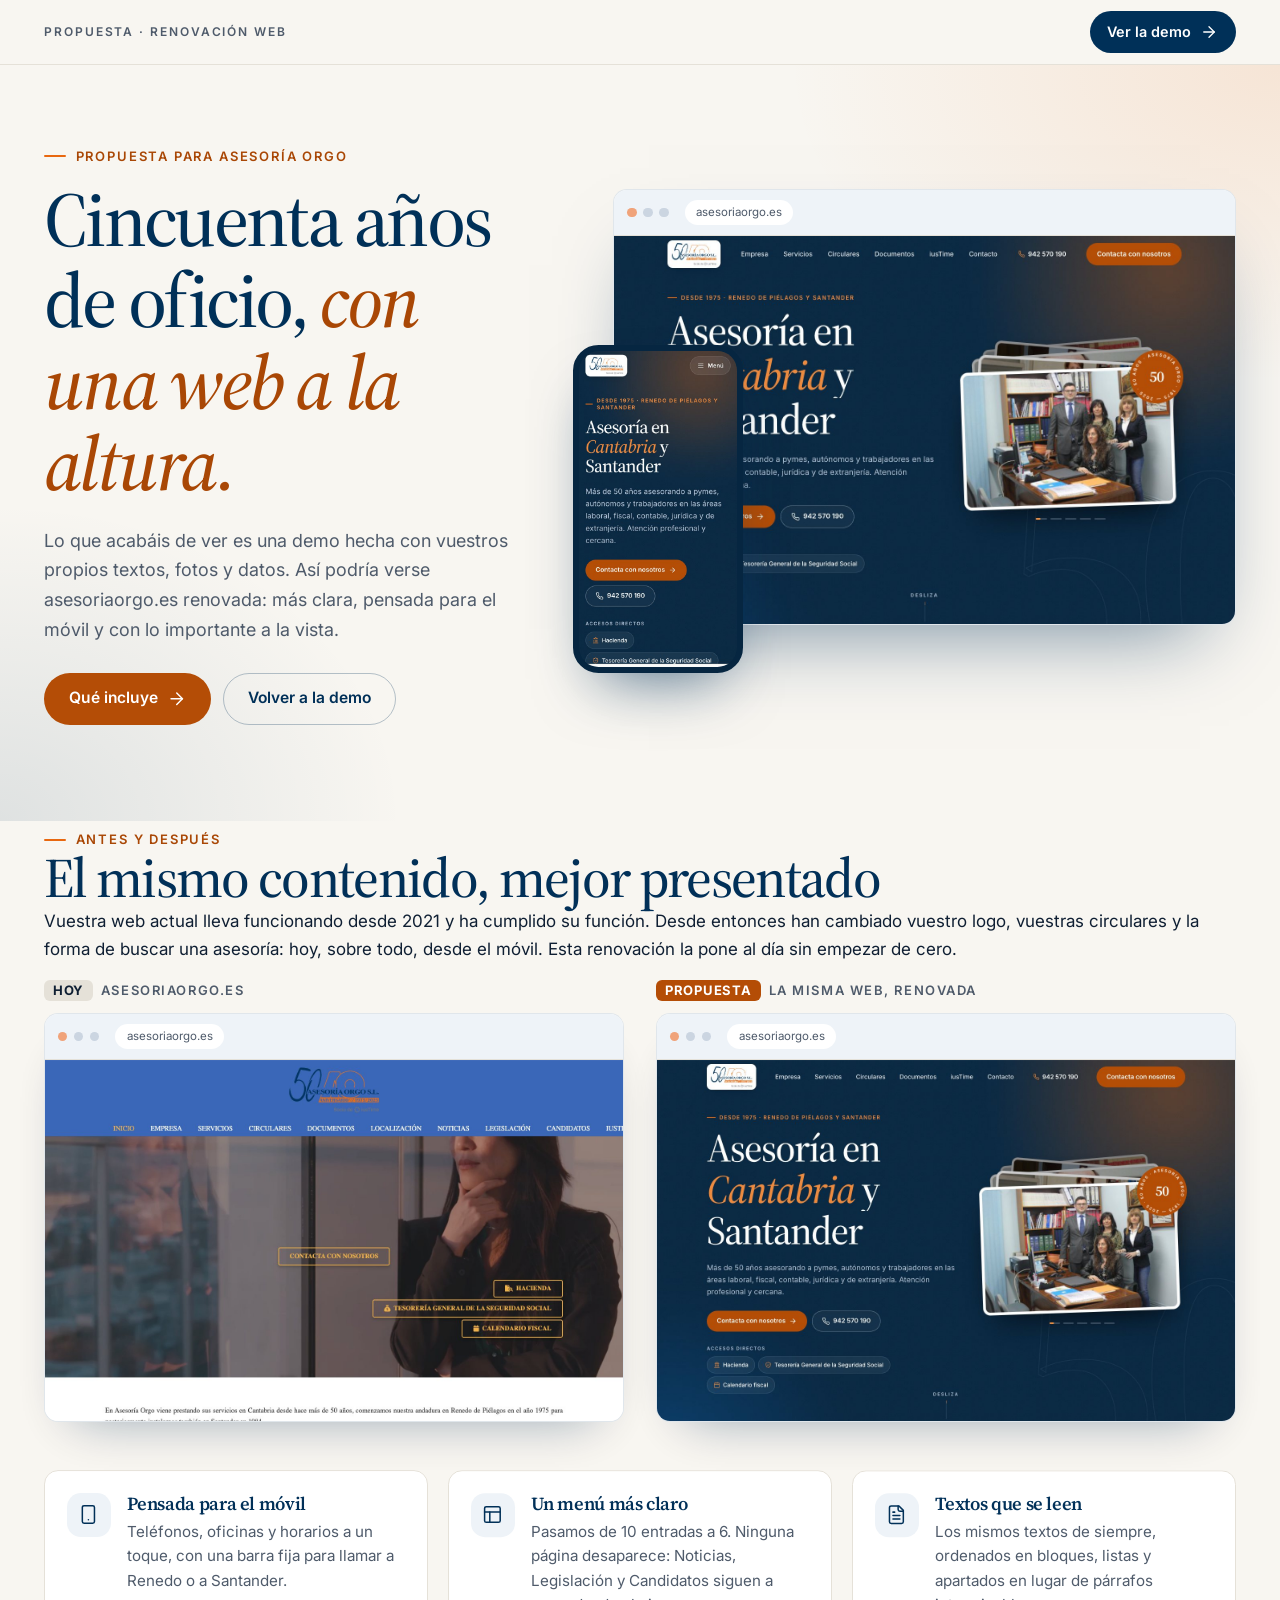
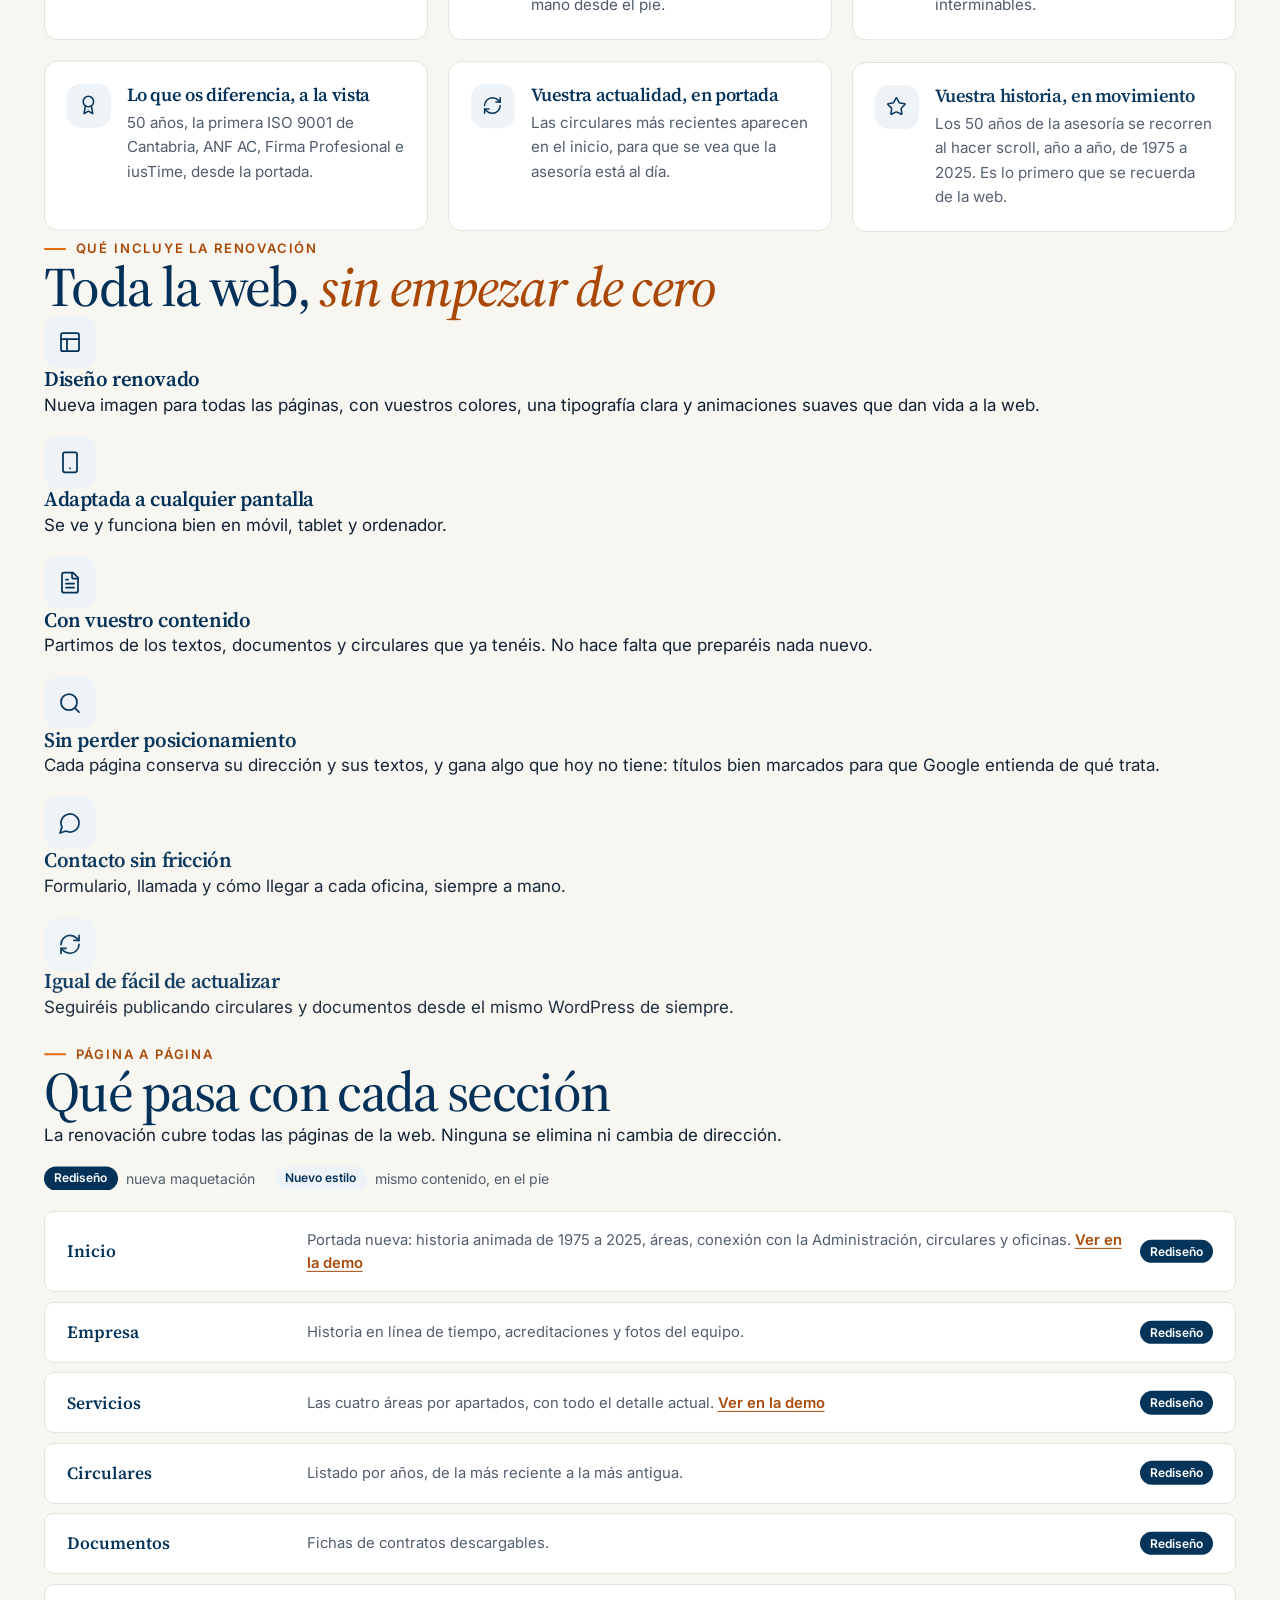
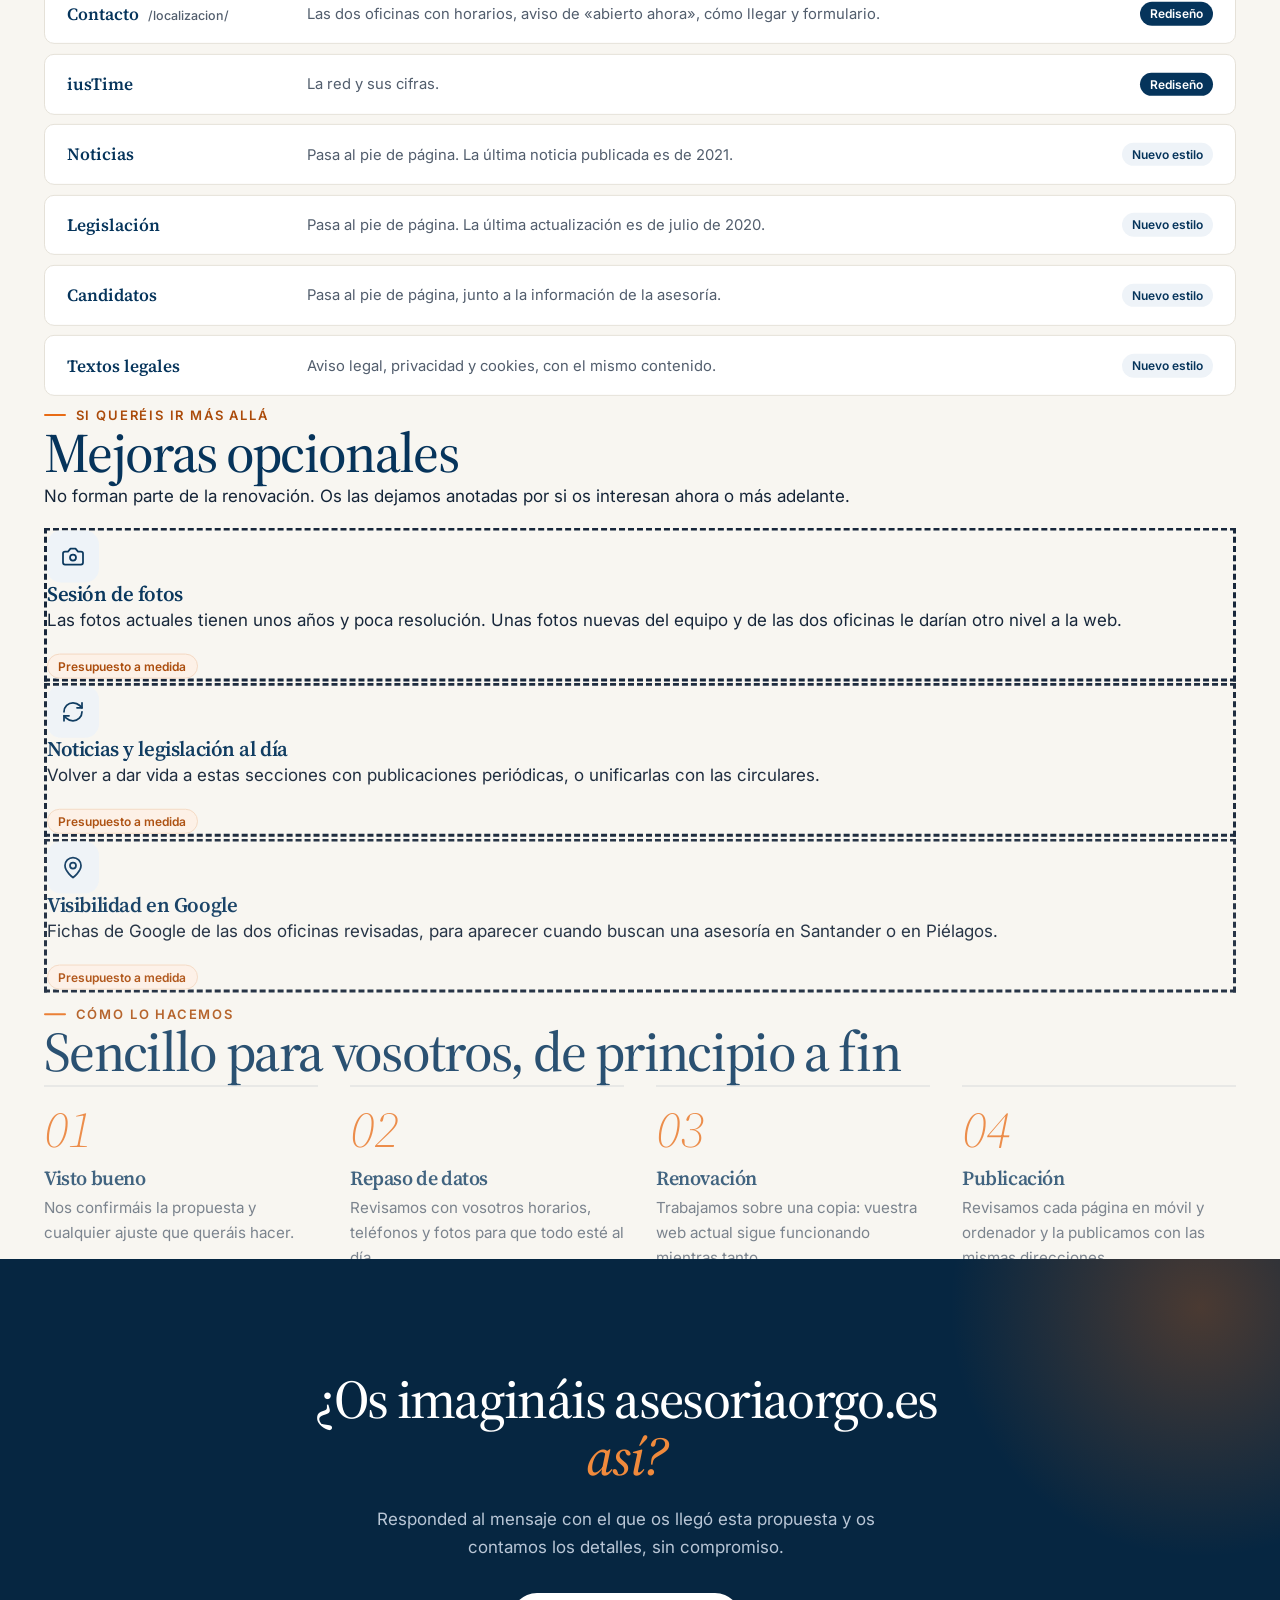
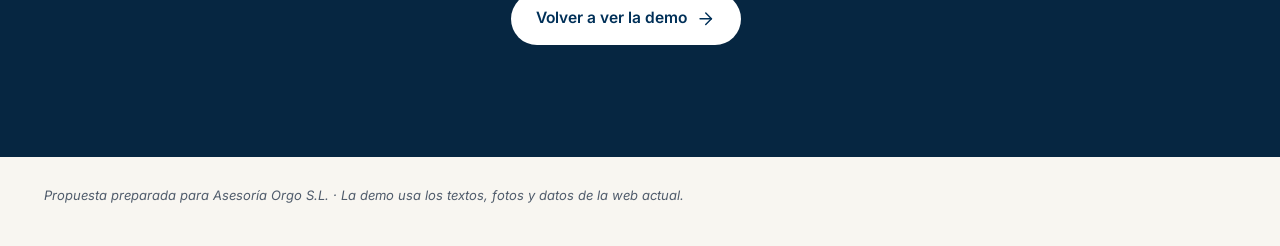
<file: propuesta/index.html>
<!doctype html>
<html lang="es">
<head>
<meta charset="utf-8">
<meta name="viewport" content="width=device-width, initial-scale=1">
<title>Propuesta · Renovación de asesoriaorgo.es</title>
<meta name="description" content="Propuesta de renovación de la web de Asesoría Orgo.">
<meta name="robots" content="noindex, nofollow">
<link rel="icon" href="https://asesoriaorgo.es/wp-content/uploads/2021/04/cropped-faviocn-100x100.png">
<link rel="preconnect" href="https://fonts.googleapis.com">
<link rel="preconnect" href="https://fonts.gstatic.com" crossorigin>
<link href="https://fonts.googleapis.com/css2?family=Inter:wght@400;500;600;700&family=Source+Serif+4:ital,opsz,wght@0,8..60,400..700;1,8..60,400..600&display=swap" rel="stylesheet">
<link rel="stylesheet" href="../assets/css/orgo.css">
<script>
  // Clase "motion" antes de pintar: evita el parpadeo de lo que se anima. Si algo falla, se quita a los 4 s.
  (function (d) {
    d.classList.add('js');
    if (!matchMedia('(prefers-reduced-motion: reduce)').matches) d.classList.add('motion');
    setTimeout(function () { if (!d.classList.contains('anim-ready')) d.classList.remove('motion'); }, 4000);
  })(document.documentElement);
</script>

<link rel="stylesheet" href="../assets/css/propuesta.css">
</head>
<body data-page="propuesta">
<svg xmlns="http://www.w3.org/2000/svg" style="display:none" aria-hidden="true">
  <symbol id="i-phone" viewBox="0 0 24 24"><path d="M22 16.92v3a2 2 0 0 1-2.18 2 19.79 19.79 0 0 1-8.63-3.07 19.5 19.5 0 0 1-6-6 19.79 19.79 0 0 1-3.07-8.67A2 2 0 0 1 4.11 2h3a2 2 0 0 1 2 1.72 12.84 12.84 0 0 0 .7 2.81 2 2 0 0 1-.45 2.11L8.09 9.91a16 16 0 0 0 6 6l1.27-1.27a2 2 0 0 1 2.11-.45 12.84 12.84 0 0 0 2.81.7A2 2 0 0 1 22 16.92z"/></symbol>
  <symbol id="i-mail" viewBox="0 0 24 24"><rect x="2" y="4" width="20" height="16" rx="2"/><path d="m22 7-10 6L2 7"/></symbol>
  <symbol id="i-pin" viewBox="0 0 24 24"><path d="M20 10c0 6-8 12-8 12s-8-6-8-12a8 8 0 0 1 16 0Z"/><circle cx="12" cy="10" r="3"/></symbol>
  <symbol id="i-clock" viewBox="0 0 24 24"><circle cx="12" cy="12" r="10"/><path d="M12 6v6l4 2"/></symbol>
  <symbol id="i-arrow" viewBox="0 0 24 24"><path d="M5 12h14"/><path d="m12 5 7 7-7 7"/></symbol>
  <symbol id="i-arrow-ur" viewBox="0 0 24 24"><path d="M7 17 17 7"/><path d="M7 7h10v10"/></symbol>
  <symbol id="i-check" viewBox="0 0 24 24"><path d="M20 6 9 17l-5-5"/></symbol>
  <symbol id="i-users" viewBox="0 0 24 24"><path d="M16 21v-2a4 4 0 0 0-4-4H6a4 4 0 0 0-4 4v2"/><circle cx="9" cy="7" r="4"/><path d="M22 21v-2a4 4 0 0 0-3-3.87"/><path d="M16 3.13a4 4 0 0 1 0 7.75"/></symbol>
  <symbol id="i-receipt" viewBox="0 0 24 24"><path d="M4 2v20l2-1 2 1 2-1 2 1 2-1 2 1 2-1 2 1V2l-2 1-2-1-2 1-2-1-2 1-2-1-2 1Z"/><path d="M16 8h-6a2 2 0 1 0 0 4h4a2 2 0 1 1 0 4H8"/><path d="M12 17.5v-11"/></symbol>
  <symbol id="i-calc" viewBox="0 0 24 24"><rect width="16" height="20" x="4" y="2" rx="2"/><path d="M8 6h8"/><path d="M16 14v4"/><path d="M16 10h.01"/><path d="M12 10h.01"/><path d="M8 10h.01"/><path d="M12 14h.01"/><path d="M8 14h.01"/><path d="M12 18h.01"/><path d="M8 18h.01"/></symbol>
  <symbol id="i-scale" viewBox="0 0 24 24"><path d="m16 16 3-8 3 8c-.87.65-1.92 1-3 1s-2.13-.35-3-1Z"/><path d="m2 16 3-8 3 8c-.87.65-1.92 1-3 1s-2.13-.35-3-1Z"/><path d="M7 21h10"/><path d="M12 3v18"/><path d="M3 7h2c2 0 5-1 7-2 2 1 5 2 7 2h2"/></symbol>
  <symbol id="i-globe" viewBox="0 0 24 24"><circle cx="12" cy="12" r="10"/><path d="M12 2a14.5 14.5 0 0 0 0 20 14.5 14.5 0 0 0 0-20"/><path d="M2 12h20"/></symbol>
  <symbol id="i-shield" viewBox="0 0 24 24"><path d="M20 13c0 5-3.5 7.5-7.66 8.95a1 1 0 0 1-.67-.01C7.5 20.5 4 18 4 13V6a1 1 0 0 1 1-1c2 0 4.5-1.2 6.24-2.72a1.17 1.17 0 0 1 1.52 0C14.51 3.81 17 5 19 5a1 1 0 0 1 1 1z"/><path d="m9 12 2 2 4-4"/></symbol>
  <symbol id="i-building" viewBox="0 0 24 24"><rect width="16" height="20" x="4" y="2" rx="2"/><path d="M9 22v-4h6v4"/><path d="M8 6h.01"/><path d="M16 6h.01"/><path d="M12 6h.01"/><path d="M12 10h.01"/><path d="M12 14h.01"/><path d="M16 10h.01"/><path d="M16 14h.01"/><path d="M8 10h.01"/><path d="M8 14h.01"/></symbol>
  <symbol id="i-file" viewBox="0 0 24 24"><path d="M15 2H6a2 2 0 0 0-2 2v16a2 2 0 0 0 2 2h12a2 2 0 0 0 2-2V7Z"/><path d="M14 2v4a2 2 0 0 0 2 2h4"/><path d="M10 9H8"/><path d="M16 13H8"/><path d="M16 17H8"/></symbol>
  <symbol id="i-download" viewBox="0 0 24 24"><path d="M21 15v4a2 2 0 0 1-2 2H5a2 2 0 0 1-2-2v-4"/><path d="m7 10 5 5 5-5"/><path d="M12 15V3"/></symbol>
  <symbol id="i-award" viewBox="0 0 24 24"><circle cx="12" cy="8" r="6"/><path d="M15.477 12.89 17 22l-5-3-5 3 1.523-9.11"/></symbol>
  <symbol id="i-network" viewBox="0 0 24 24"><circle cx="18" cy="5" r="3"/><circle cx="6" cy="12" r="3"/><circle cx="18" cy="19" r="3"/><path d="m8.59 13.51 6.83 3.98"/><path d="m15.41 6.51-6.82 3.98"/></symbol>
  <symbol id="i-external" viewBox="0 0 24 24"><path d="M15 3h6v6"/><path d="M10 14 21 3"/><path d="M18 13v6a2 2 0 0 1-2 2H5a2 2 0 0 1-2-2V8a2 2 0 0 1 2-2h6"/></symbol>
  <symbol id="i-menu" viewBox="0 0 24 24"><path d="M4 6h16M4 12h16M4 18h16"/></symbol>
  <symbol id="i-x" viewBox="0 0 24 24"><path d="M18 6 6 18M6 6l12 12"/></symbol>
  <symbol id="i-calendar" viewBox="0 0 24 24"><rect width="18" height="18" x="3" y="4" rx="2"/><path d="M16 2v4M8 2v4M3 10h18"/></symbol>
  <symbol id="i-landmark" viewBox="0 0 24 24"><path d="M3 22h18"/><path d="M6 18v-7"/><path d="M10 18v-7"/><path d="M14 18v-7"/><path d="M18 18v-7"/><path d="M12 2 20 7H4z"/></symbol>
  <symbol id="i-phone-device" viewBox="0 0 24 24"><rect width="14" height="20" x="5" y="2" rx="2"/><path d="M12 18h.01"/></symbol>
  <symbol id="i-search" viewBox="0 0 24 24"><circle cx="11" cy="11" r="8"/><path d="m21 21-4.3-4.3"/></symbol>
  <symbol id="i-layout" viewBox="0 0 24 24"><rect width="18" height="18" x="3" y="3" rx="2"/><path d="M3 9h18"/><path d="M9 21V9"/></symbol>
  <symbol id="i-message" viewBox="0 0 24 24"><path d="M7.9 20A9 9 0 1 0 4 16.1L2 22Z"/></symbol>
  <symbol id="i-camera" viewBox="0 0 24 24"><path d="M14.5 4h-5L7 7H4a2 2 0 0 0-2 2v9a2 2 0 0 0 2 2h16a2 2 0 0 0 2-2V9a2 2 0 0 0-2-2h-3l-2.5-3z"/><circle cx="12" cy="13" r="3"/></symbol>
  <symbol id="i-refresh" viewBox="0 0 24 24"><path d="M3 12a9 9 0 0 1 9-9 9.75 9.75 0 0 1 6.74 2.74L21 8"/><path d="M21 3v5h-5"/><path d="M21 12a9 9 0 0 1-9 9 9.75 9.75 0 0 1-6.74-2.74L3 16"/><path d="M8 16H3v5"/></symbol>
  <symbol id="i-pen" viewBox="0 0 24 24"><path d="M12 20h9"/><path d="M16.38 3.62a1 1 0 0 1 3 3L7.37 18.64a2 2 0 0 1-.86.5l-2.87.84a.5.5 0 0 1-.62-.62l.84-2.87a2 2 0 0 1 .5-.86z"/></symbol>
  <symbol id="i-star" viewBox="0 0 24 24"><path d="M11.53 2.3a.53.53 0 0 1 .95 0l2.31 4.68a2.12 2.12 0 0 0 1.6 1.16l5.16.76a.53.53 0 0 1 .3.9l-3.74 3.64a2.12 2.12 0 0 0-.61 1.88l.88 5.14a.53.53 0 0 1-.77.56l-4.62-2.43a2.12 2.12 0 0 0-1.97 0L6.4 21.01a.53.53 0 0 1-.77-.56l.88-5.14a2.12 2.12 0 0 0-.61-1.88L2.16 9.8a.53.53 0 0 1 .3-.9l5.16-.76a2.12 2.12 0 0 0 1.6-1.16z"/></symbol>
</svg>


<header class="prop-bar">
  <div class="container">
    <span>Propuesta<span class="sr-only"> de</span> · Renovación web</span>
    <a class="btn btn-navy" href="../">Ver la demo <svg class="ic"><use href="#i-arrow"/></svg></a>
  </div>
</header>

<main id="contenido">

  <!-- ===== HERO ===== -->
  <section class="prop-hero" data-hero-section>
    <div class="container">
      <div>
        <span class="eyebrow" data-hero>Propuesta para Asesoría Orgo</span>
        <h1 data-hero data-hero-title>Cincuenta años de oficio, <em class="accent">con una web a la altura.</em></h1>
        <p class="lead" data-hero>Lo que acabáis de ver es una demo hecha con vuestros propios textos, fotos y datos. Así podría verse asesoriaorgo.es renovada: más clara, pensada para el móvil y con lo importante a la vista.</p>
        <div class="btn-row" data-hero>
          <a class="btn btn-primary" href="#incluye" data-magnetic>Qué incluye <svg class="ic"><use href="#i-arrow"/></svg></a>
          <a class="btn btn-outline" href="../">Volver a la demo</a>
        </div>
      </div>
      <div class="mock-wrap" data-hero>
        <div class="browser">
          <div class="browser-bar"><i></i><i></i><i></i><span>asesoriaorgo.es</span></div>
          <img src="../assets/img/propuesta/demo-escritorio.jpg" alt="La demo de la nueva web vista en un ordenador" width="1440" height="900">
        </div>
        <div class="phone">
          <img src="../assets/img/propuesta/demo-movil.jpg" alt="La demo de la nueva web vista en un móvil" width="500" height="1000">
        </div>
      </div>
    </div>
  </section>

  <!-- ===== ANTES / DESPUÉS ===== -->
  <section class="section section--white">
    <div class="container">
      <div class="section-head" data-reveal>
        <span class="eyebrow">Antes y después</span>
        <h2>El mismo contenido, mejor presentado</h2>
        <p>Vuestra web actual lleva funcionando desde 2021 y ha cumplido su función. Desde entonces han cambiado vuestro logo, vuestras circulares y la forma de buscar una asesoría: hoy, sobre todo, desde el móvil. Esta renovación la pone al día sin empezar de cero.</p>
      </div>
      <div class="compare" data-reveal>
        <figure>
          <figcaption><b>Hoy</b> asesoriaorgo.es</figcaption>
          <div class="browser">
            <div class="browser-bar"><i></i><i></i><i></i><span>asesoriaorgo.es</span></div>
            <img src="../assets/img/propuesta/antes-escritorio.jpg" alt="Portada actual de asesoriaorgo.es" width="1440" height="900" loading="lazy">
          </div>
        </figure>
        <figure class="is-after">
          <figcaption><b>Propuesta</b> la misma web, renovada</figcaption>
          <div class="browser">
            <div class="browser-bar"><i></i><i></i><i></i><span>asesoriaorgo.es</span></div>
            <img src="../assets/img/propuesta/demo-escritorio.jpg" alt="Portada propuesta para asesoriaorgo.es" width="1440" height="900" loading="lazy">
          </div>
        </figure>
      </div>

      <ul class="changes">
        <li class="change" data-reveal><span class="card-ic"><svg class="ic"><use href="#i-phone-device"/></svg></span><div><h3>Pensada para el móvil</h3><p>Teléfonos, oficinas y horarios a un toque, con una barra fija para llamar a Renedo o a Santander.</p></div></li>
        <li class="change" data-reveal><span class="card-ic"><svg class="ic"><use href="#i-layout"/></svg></span><div><h3>Un menú más claro</h3><p>Pasamos de 10 entradas a 6. Ninguna página desaparece: Noticias, Legislación y Candidatos siguen a mano desde el pie.</p></div></li>
        <li class="change" data-reveal><span class="card-ic"><svg class="ic"><use href="#i-file"/></svg></span><div><h3>Textos que se leen</h3><p>Los mismos textos de siempre, ordenados en bloques, listas y apartados en lugar de párrafos interminables.</p></div></li>
        <li class="change" data-reveal><span class="card-ic"><svg class="ic"><use href="#i-award"/></svg></span><div><h3>Lo que os diferencia, a la vista</h3><p>50 años, la primera ISO 9001 de Cantabria, ANF AC, Firma Profesional e iusTime, desde la portada.</p></div></li>
        <li class="change" data-reveal><span class="card-ic"><svg class="ic"><use href="#i-refresh"/></svg></span><div><h3>Vuestra actualidad, en portada</h3><p>Las circulares más recientes aparecen en el inicio, para que se vea que la asesoría está al día.</p></div></li>
        <li class="change" data-reveal><span class="card-ic"><svg class="ic"><use href="#i-star"/></svg></span><div><h3>Vuestra historia, en movimiento</h3><p>Los 50 años de la asesoría se recorren al hacer scroll, año a año, de 1975 a 2025. Es lo primero que se recuerda de la web.</p></div></li>
      </ul>
    </div>
  </section>

  <!-- ===== QUÉ INCLUYE ===== -->
  <section class="section" id="incluye">
    <div class="container">
      <div class="section-head" data-reveal>
        <span class="eyebrow">Qué incluye la renovación</span>
        <h2>Toda la web, <em class="accent">sin empezar de cero</em></h2>
      </div>
      <div class="cards">
        <article class="card" data-reveal><span class="card-ic"><svg class="ic"><use href="#i-layout"/></svg></span><h3>Diseño renovado</h3><p>Nueva imagen para todas las páginas, con vuestros colores, una tipografía clara y animaciones suaves que dan vida a la web.</p></article>
        <article class="card" data-reveal><span class="card-ic"><svg class="ic"><use href="#i-phone-device"/></svg></span><h3>Adaptada a cualquier pantalla</h3><p>Se ve y funciona bien en móvil, tablet y ordenador.</p></article>
        <article class="card" data-reveal><span class="card-ic"><svg class="ic"><use href="#i-file"/></svg></span><h3>Con vuestro contenido</h3><p>Partimos de los textos, documentos y circulares que ya tenéis. No hace falta que preparéis nada nuevo.</p></article>
        <article class="card" data-reveal><span class="card-ic"><svg class="ic"><use href="#i-search"/></svg></span><h3>Sin perder posicionamiento</h3><p>Cada página conserva su dirección y sus textos, y gana algo que hoy no tiene: títulos bien marcados para que Google entienda de qué trata.</p></article>
        <article class="card" data-reveal><span class="card-ic"><svg class="ic"><use href="#i-message"/></svg></span><h3>Contacto sin fricción</h3><p>Formulario, llamada y cómo llegar a cada oficina, siempre a mano.</p></article>
        <article class="card" data-reveal><span class="card-ic"><svg class="ic"><use href="#i-refresh"/></svg></span><h3>Igual de fácil de actualizar</h3><p>Seguiréis publicando circulares y documentos desde el mismo WordPress de siempre.</p></article>
      </div>
    </div>
  </section>

  <!-- ===== PÁGINA A PÁGINA ===== -->
  <section class="section section--white">
    <div class="container">
      <div class="section-head" data-reveal>
        <span class="eyebrow">Página a página</span>
        <h2>Qué pasa con cada sección</h2>
        <p>La renovación cubre todas las páginas de la web. Ninguna se elimina ni cambia de dirección.</p>
      </div>
      <div class="legend" data-reveal>
        <span><b class="pill pill--redesign">Rediseño</b> nueva maquetación</span>
        <span><b class="pill pill--keep">Nuevo estilo</b> mismo contenido, en el pie</span>
      </div>
      <div class="pages" data-reveal>
        <div class="page-row"><strong>Inicio</strong><span class="pill pill--redesign">Rediseño</span><p>Portada nueva: historia animada de 1975 a 2025, áreas, conexión con la Administración, circulares y oficinas. <a href="../">Ver en la demo</a></p></div>
        <div class="page-row"><strong>Empresa</strong><span class="pill pill--redesign">Rediseño</span><p>Historia en línea de tiempo, acreditaciones y fotos del equipo.</p></div>
        <div class="page-row"><strong>Servicios</strong><span class="pill pill--redesign">Rediseño</span><p>Las cuatro áreas por apartados, con todo el detalle actual. <a href="../servicios/">Ver en la demo</a></p></div>
        <div class="page-row"><strong>Circulares</strong><span class="pill pill--redesign">Rediseño</span><p>Listado por años, de la más reciente a la más antigua.</p></div>
        <div class="page-row"><strong>Documentos</strong><span class="pill pill--redesign">Rediseño</span><p>Fichas de contratos descargables.</p></div>
        <div class="page-row"><strong>Contacto <small>/localizacion/</small></strong><span class="pill pill--redesign">Rediseño</span><p>Las dos oficinas con horarios, aviso de «abierto ahora», cómo llegar y formulario.</p></div>
        <div class="page-row"><strong>iusTime</strong><span class="pill pill--redesign">Rediseño</span><p>La red y sus cifras.</p></div>
        <div class="page-row"><strong>Noticias</strong><span class="pill pill--keep">Nuevo estilo</span><p>Pasa al pie de página. La última noticia publicada es de 2021.</p></div>
        <div class="page-row"><strong>Legislación</strong><span class="pill pill--keep">Nuevo estilo</span><p>Pasa al pie de página. La última actualización es de julio de 2020.</p></div>
        <div class="page-row"><strong>Candidatos</strong><span class="pill pill--keep">Nuevo estilo</span><p>Pasa al pie de página, junto a la información de la asesoría.</p></div>
        <div class="page-row"><strong>Textos legales</strong><span class="pill pill--keep">Nuevo estilo</span><p>Aviso legal, privacidad y cookies, con el mismo contenido.</p></div>
      </div>
    </div>
  </section>

  <!-- ===== OPCIONALES ===== -->
  <section class="section extras">
    <div class="container">
      <div class="section-head" data-reveal>
        <span class="eyebrow">Si queréis ir más allá</span>
        <h2>Mejoras opcionales</h2>
        <p>No forman parte de la renovación. Os las dejamos anotadas por si os interesan ahora o más adelante.</p>
      </div>
      <div class="cards">
        <article class="card" data-reveal><span class="card-ic"><svg class="ic"><use href="#i-camera"/></svg></span><h3>Sesión de fotos</h3><p>Las fotos actuales tienen unos años y poca resolución. Unas fotos nuevas del equipo y de las dos oficinas le darían otro nivel a la web.</p><span class="pill pill--out">Presupuesto a medida</span></article>
        <article class="card" data-reveal><span class="card-ic"><svg class="ic"><use href="#i-refresh"/></svg></span><h3>Noticias y legislación al día</h3><p>Volver a dar vida a estas secciones con publicaciones periódicas, o unificarlas con las circulares.</p><span class="pill pill--out">Presupuesto a medida</span></article>
        <article class="card" data-reveal><span class="card-ic"><svg class="ic"><use href="#i-pin"/></svg></span><h3>Visibilidad en Google</h3><p>Fichas de Google de las dos oficinas revisadas, para aparecer cuando buscan una asesoría en Santander o en Piélagos.</p><span class="pill pill--out">Presupuesto a medida</span></article>
      </div>
    </div>
  </section>

  <!-- ===== PROCESO ===== -->
  <section class="section section--tint">
    <div class="container">
      <div class="section-head" data-reveal>
        <span class="eyebrow">Cómo lo hacemos</span>
        <h2>Sencillo para vosotros, de principio a fin</h2>
      </div>
      <ol class="steps" data-reveal>
        <li><span class="n">01</span><h3>Visto bueno</h3><p>Nos confirmáis la propuesta y cualquier ajuste que queráis hacer.</p></li>
        <li><span class="n">02</span><h3>Repaso de datos</h3><p>Revisamos con vosotros horarios, teléfonos y fotos para que todo esté al día.</p></li>
        <li><span class="n">03</span><h3>Renovación</h3><p>Trabajamos sobre una copia: vuestra web actual sigue funcionando mientras tanto.</p></li>
        <li><span class="n">04</span><h3>Publicación</h3><p>Revisamos cada página en móvil y ordenador y la publicamos con las mismas direcciones.</p></li>
      </ol>
    </div>
  </section>

  <!-- ===== CIERRE ===== -->
  <section class="on-dark cta-band closing">
    <div class="container">
      <div>
        <h2>¿Os imagináis asesoriaorgo.es <em class="accent">así?</em></h2>
        <p>Responded al mensaje con el que os llegó esta propuesta y os contamos los detalles, sin compromiso.</p>
        <div class="btn-row">
          <a class="btn btn-light" href="../">Volver a ver la demo <svg class="ic"><use href="#i-arrow"/></svg></a>
        </div>
      </div>
    </div>
  </section>

</main>

<footer class="prop-foot">
  <div class="container">Propuesta preparada para Asesoría Orgo S.L. · La demo usa los textos, fotos y datos de la web actual.</div>
</footer>
<script src="../assets/vendor/gsap.min.js" defer></script>
<script src="../assets/vendor/ScrollTrigger.min.js" defer></script>
<script src="../assets/vendor/SplitText.min.js" defer></script>
<script src="../assets/vendor/lenis.min.js" defer></script>
<script src="../assets/js/orgo.js" defer></script>

</body>
</html>
</file>
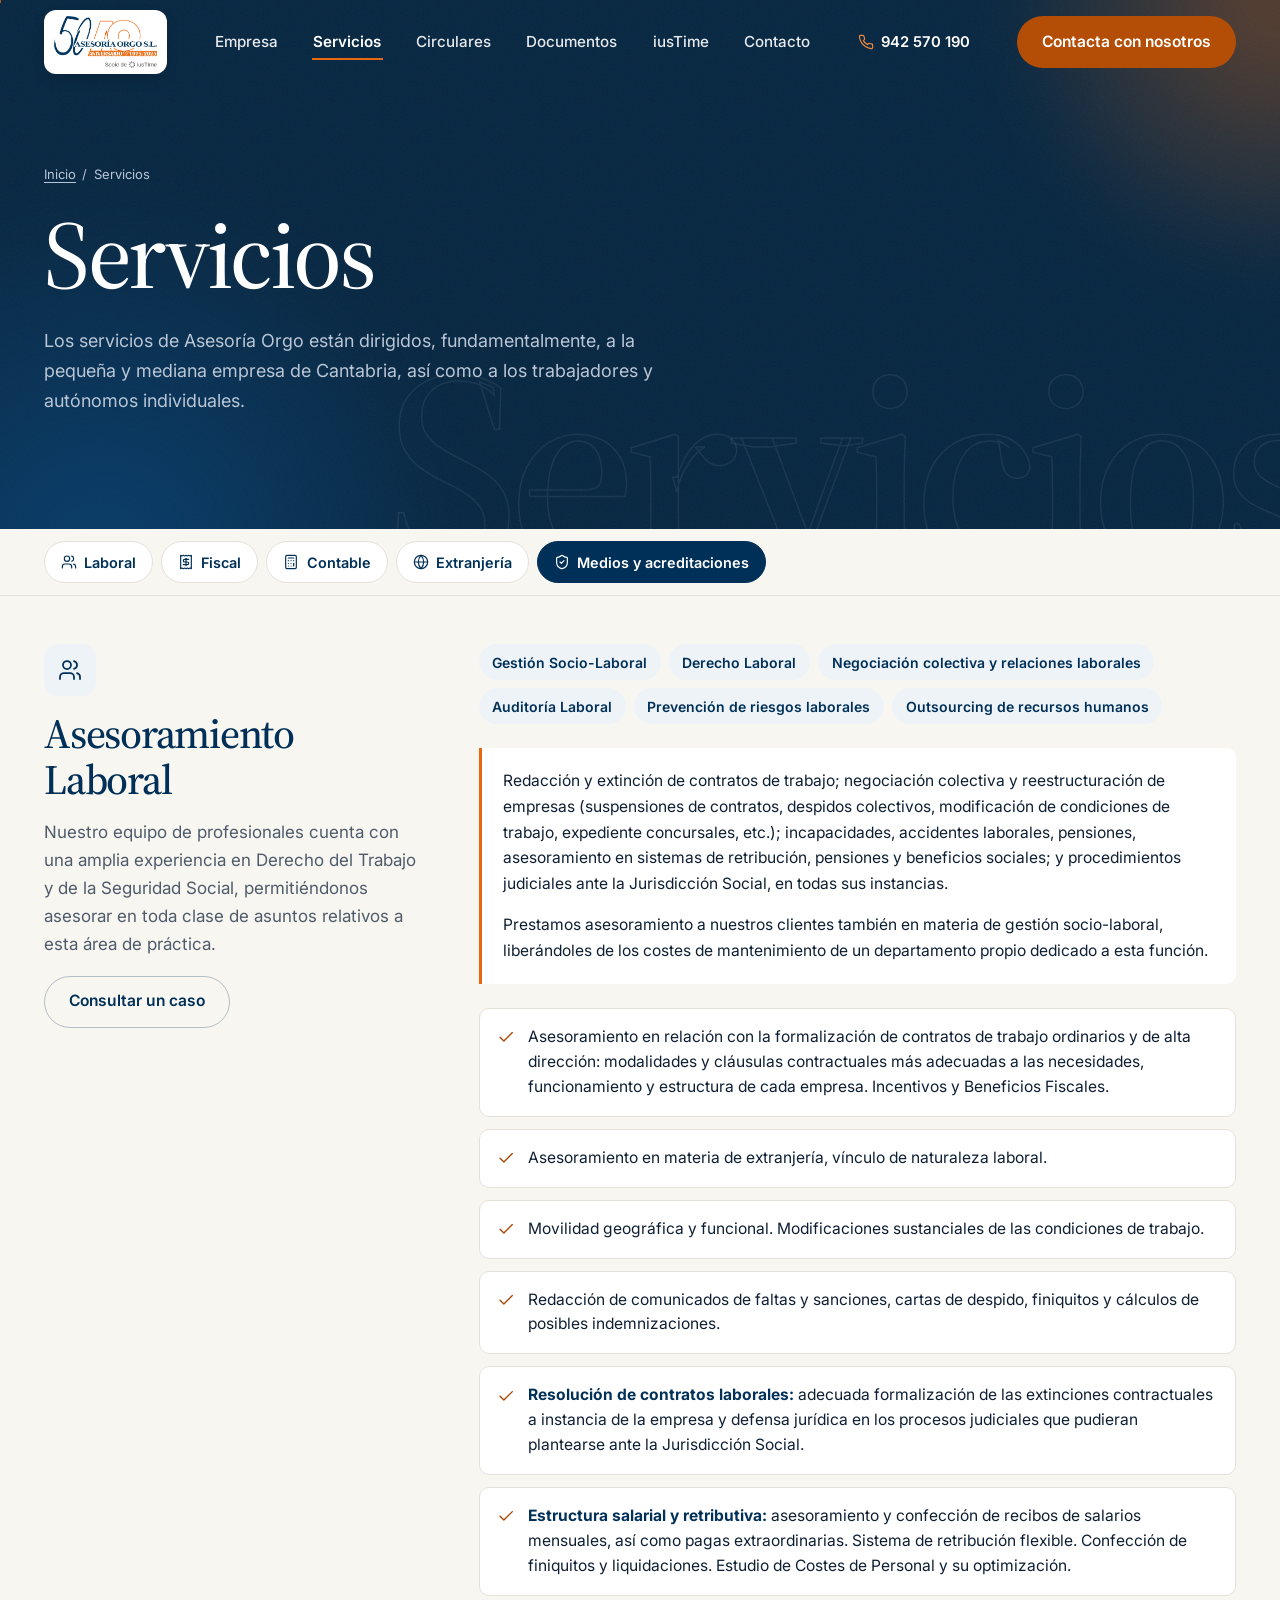
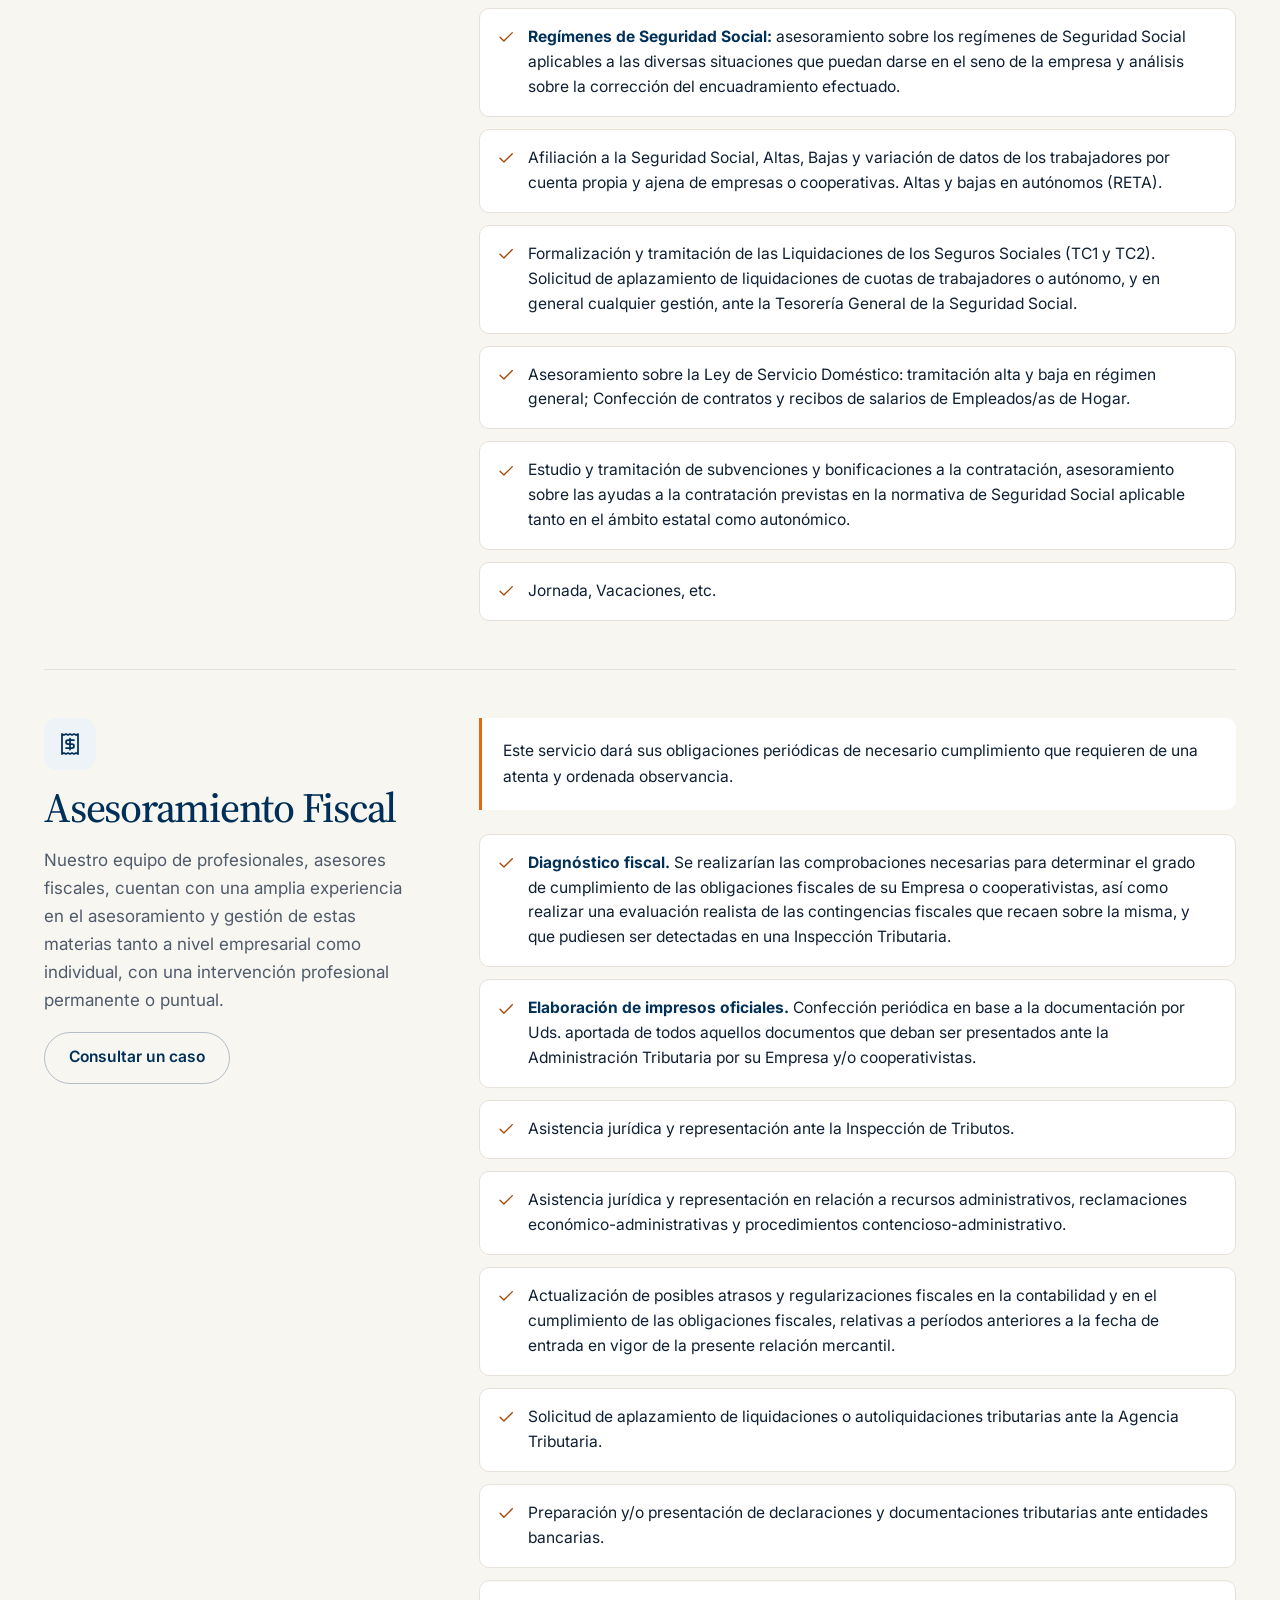
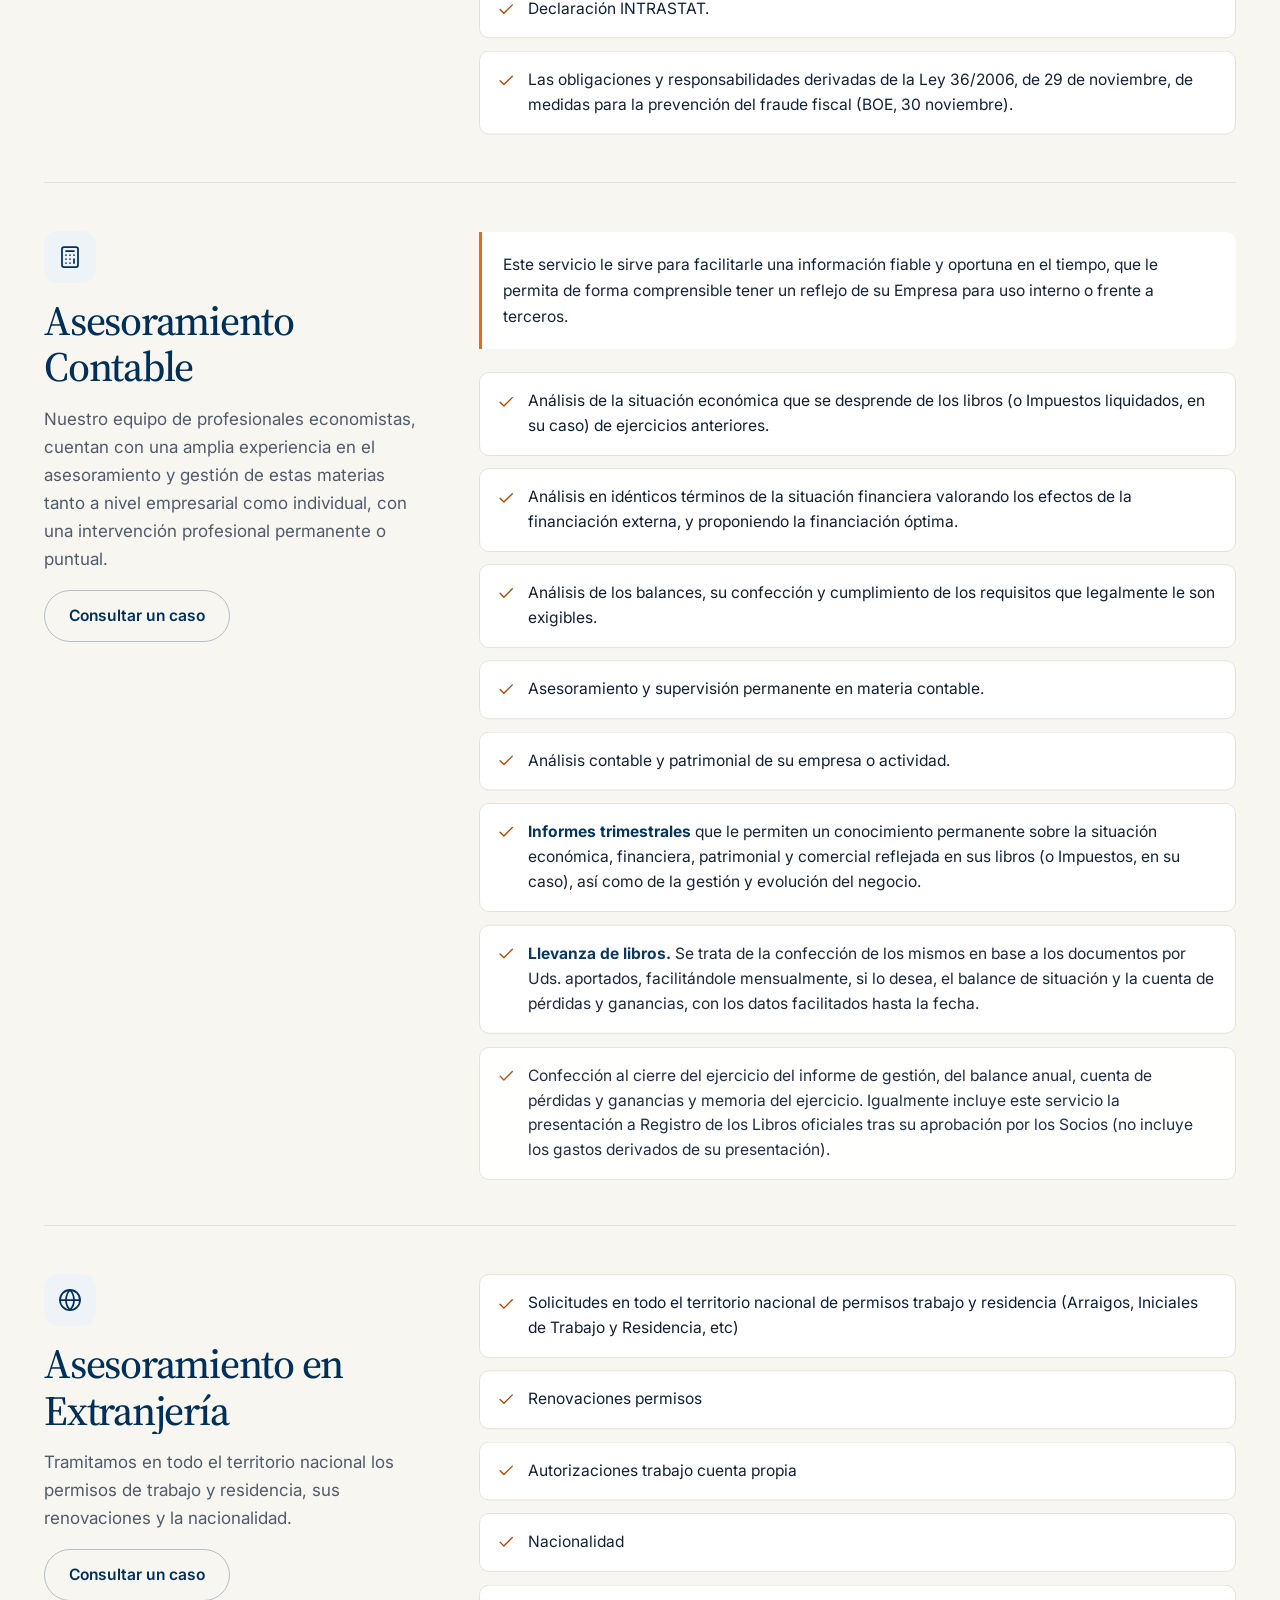
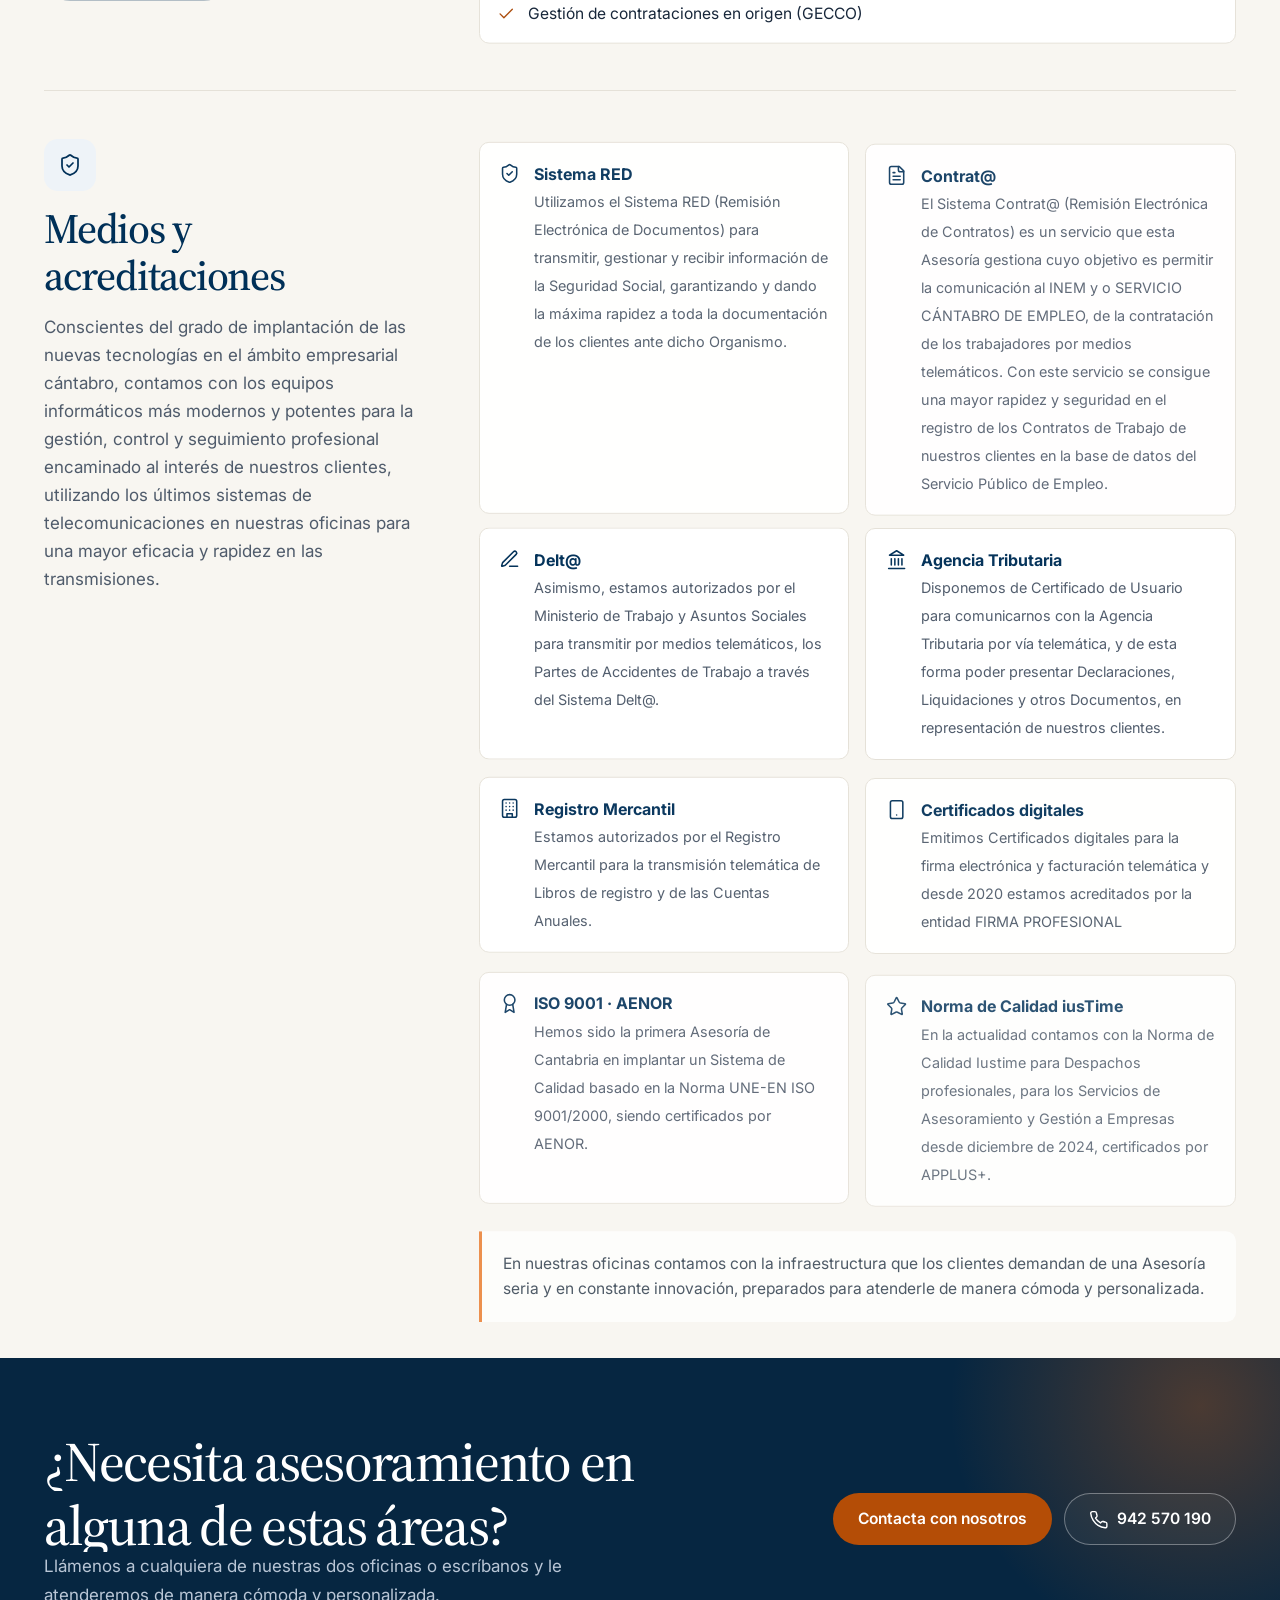
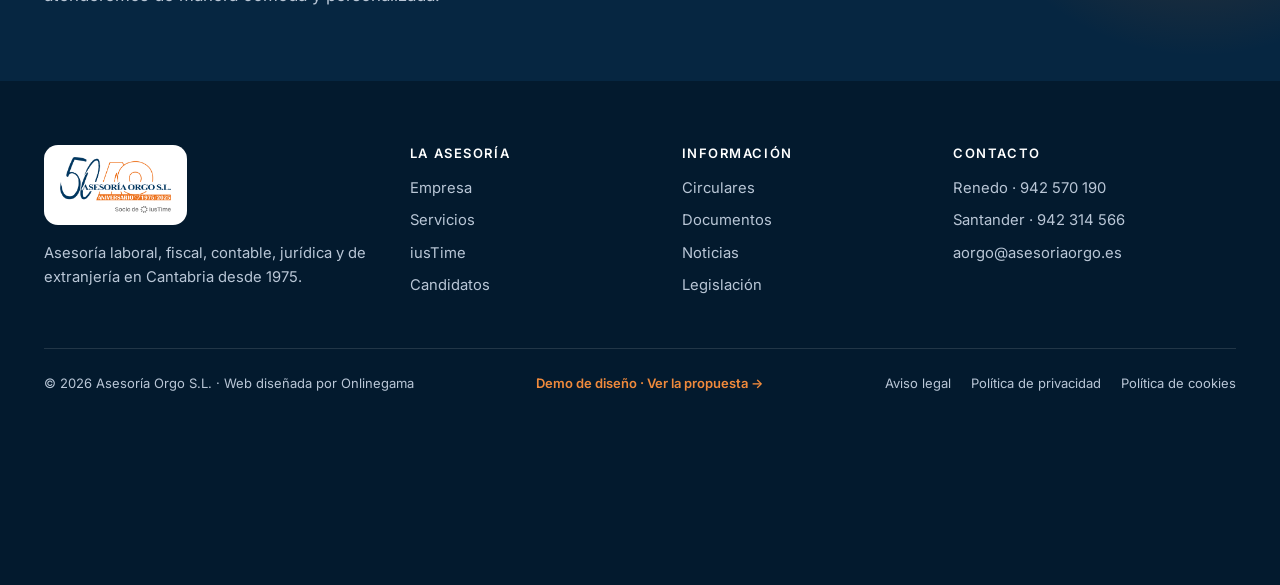
<file: servicios/index.html>
<!doctype html>
<html lang="es">
<head>
<meta charset="utf-8">
<meta name="viewport" content="width=device-width, initial-scale=1">
<title>Servicios - Asesoria Orgo</title>
<meta name="description" content="Asesoramiento laboral, fiscal, contable y en extranjería para pymes, autónomos y trabajadores de Cantabria.">
<meta name="robots" content="noindex, nofollow">
<link rel="icon" href="https://asesoriaorgo.es/wp-content/uploads/2021/04/cropped-faviocn-100x100.png">
<link rel="preconnect" href="https://fonts.googleapis.com">
<link rel="preconnect" href="https://fonts.gstatic.com" crossorigin>
<link href="https://fonts.googleapis.com/css2?family=Inter:wght@400;500;600;700&family=Source+Serif+4:ital,opsz,wght@0,8..60,400..700;1,8..60,400..600&display=swap" rel="stylesheet">
<link rel="stylesheet" href="../assets/css/orgo.css">
<script>
  // Clase "motion" antes de pintar: evita el parpadeo de lo que se anima. Si algo falla, se quita a los 4 s.
  (function (d) {
    d.classList.add('js');
    if (!matchMedia('(prefers-reduced-motion: reduce)').matches) d.classList.add('motion');
    setTimeout(function () { if (!d.classList.contains('anim-ready')) d.classList.remove('motion'); }, 4000);
  })(document.documentElement);
</script>

</head>
<body data-page="servicios">
<svg xmlns="http://www.w3.org/2000/svg" style="display:none" aria-hidden="true">
  <symbol id="i-phone" viewBox="0 0 24 24"><path d="M22 16.92v3a2 2 0 0 1-2.18 2 19.79 19.79 0 0 1-8.63-3.07 19.5 19.5 0 0 1-6-6 19.79 19.79 0 0 1-3.07-8.67A2 2 0 0 1 4.11 2h3a2 2 0 0 1 2 1.72 12.84 12.84 0 0 0 .7 2.81 2 2 0 0 1-.45 2.11L8.09 9.91a16 16 0 0 0 6 6l1.27-1.27a2 2 0 0 1 2.11-.45 12.84 12.84 0 0 0 2.81.7A2 2 0 0 1 22 16.92z"/></symbol>
  <symbol id="i-mail" viewBox="0 0 24 24"><rect x="2" y="4" width="20" height="16" rx="2"/><path d="m22 7-10 6L2 7"/></symbol>
  <symbol id="i-pin" viewBox="0 0 24 24"><path d="M20 10c0 6-8 12-8 12s-8-6-8-12a8 8 0 0 1 16 0Z"/><circle cx="12" cy="10" r="3"/></symbol>
  <symbol id="i-clock" viewBox="0 0 24 24"><circle cx="12" cy="12" r="10"/><path d="M12 6v6l4 2"/></symbol>
  <symbol id="i-arrow" viewBox="0 0 24 24"><path d="M5 12h14"/><path d="m12 5 7 7-7 7"/></symbol>
  <symbol id="i-arrow-ur" viewBox="0 0 24 24"><path d="M7 17 17 7"/><path d="M7 7h10v10"/></symbol>
  <symbol id="i-check" viewBox="0 0 24 24"><path d="M20 6 9 17l-5-5"/></symbol>
  <symbol id="i-users" viewBox="0 0 24 24"><path d="M16 21v-2a4 4 0 0 0-4-4H6a4 4 0 0 0-4 4v2"/><circle cx="9" cy="7" r="4"/><path d="M22 21v-2a4 4 0 0 0-3-3.87"/><path d="M16 3.13a4 4 0 0 1 0 7.75"/></symbol>
  <symbol id="i-receipt" viewBox="0 0 24 24"><path d="M4 2v20l2-1 2 1 2-1 2 1 2-1 2 1 2-1 2 1V2l-2 1-2-1-2 1-2-1-2 1-2-1-2 1Z"/><path d="M16 8h-6a2 2 0 1 0 0 4h4a2 2 0 1 1 0 4H8"/><path d="M12 17.5v-11"/></symbol>
  <symbol id="i-calc" viewBox="0 0 24 24"><rect width="16" height="20" x="4" y="2" rx="2"/><path d="M8 6h8"/><path d="M16 14v4"/><path d="M16 10h.01"/><path d="M12 10h.01"/><path d="M8 10h.01"/><path d="M12 14h.01"/><path d="M8 14h.01"/><path d="M12 18h.01"/><path d="M8 18h.01"/></symbol>
  <symbol id="i-scale" viewBox="0 0 24 24"><path d="m16 16 3-8 3 8c-.87.65-1.92 1-3 1s-2.13-.35-3-1Z"/><path d="m2 16 3-8 3 8c-.87.65-1.92 1-3 1s-2.13-.35-3-1Z"/><path d="M7 21h10"/><path d="M12 3v18"/><path d="M3 7h2c2 0 5-1 7-2 2 1 5 2 7 2h2"/></symbol>
  <symbol id="i-globe" viewBox="0 0 24 24"><circle cx="12" cy="12" r="10"/><path d="M12 2a14.5 14.5 0 0 0 0 20 14.5 14.5 0 0 0 0-20"/><path d="M2 12h20"/></symbol>
  <symbol id="i-shield" viewBox="0 0 24 24"><path d="M20 13c0 5-3.5 7.5-7.66 8.95a1 1 0 0 1-.67-.01C7.5 20.5 4 18 4 13V6a1 1 0 0 1 1-1c2 0 4.5-1.2 6.24-2.72a1.17 1.17 0 0 1 1.52 0C14.51 3.81 17 5 19 5a1 1 0 0 1 1 1z"/><path d="m9 12 2 2 4-4"/></symbol>
  <symbol id="i-building" viewBox="0 0 24 24"><rect width="16" height="20" x="4" y="2" rx="2"/><path d="M9 22v-4h6v4"/><path d="M8 6h.01"/><path d="M16 6h.01"/><path d="M12 6h.01"/><path d="M12 10h.01"/><path d="M12 14h.01"/><path d="M16 10h.01"/><path d="M16 14h.01"/><path d="M8 10h.01"/><path d="M8 14h.01"/></symbol>
  <symbol id="i-file" viewBox="0 0 24 24"><path d="M15 2H6a2 2 0 0 0-2 2v16a2 2 0 0 0 2 2h12a2 2 0 0 0 2-2V7Z"/><path d="M14 2v4a2 2 0 0 0 2 2h4"/><path d="M10 9H8"/><path d="M16 13H8"/><path d="M16 17H8"/></symbol>
  <symbol id="i-download" viewBox="0 0 24 24"><path d="M21 15v4a2 2 0 0 1-2 2H5a2 2 0 0 1-2-2v-4"/><path d="m7 10 5 5 5-5"/><path d="M12 15V3"/></symbol>
  <symbol id="i-award" viewBox="0 0 24 24"><circle cx="12" cy="8" r="6"/><path d="M15.477 12.89 17 22l-5-3-5 3 1.523-9.11"/></symbol>
  <symbol id="i-network" viewBox="0 0 24 24"><circle cx="18" cy="5" r="3"/><circle cx="6" cy="12" r="3"/><circle cx="18" cy="19" r="3"/><path d="m8.59 13.51 6.83 3.98"/><path d="m15.41 6.51-6.82 3.98"/></symbol>
  <symbol id="i-external" viewBox="0 0 24 24"><path d="M15 3h6v6"/><path d="M10 14 21 3"/><path d="M18 13v6a2 2 0 0 1-2 2H5a2 2 0 0 1-2-2V8a2 2 0 0 1 2-2h6"/></symbol>
  <symbol id="i-menu" viewBox="0 0 24 24"><path d="M4 6h16M4 12h16M4 18h16"/></symbol>
  <symbol id="i-x" viewBox="0 0 24 24"><path d="M18 6 6 18M6 6l12 12"/></symbol>
  <symbol id="i-calendar" viewBox="0 0 24 24"><rect width="18" height="18" x="3" y="4" rx="2"/><path d="M16 2v4M8 2v4M3 10h18"/></symbol>
  <symbol id="i-landmark" viewBox="0 0 24 24"><path d="M3 22h18"/><path d="M6 18v-7"/><path d="M10 18v-7"/><path d="M14 18v-7"/><path d="M18 18v-7"/><path d="M12 2 20 7H4z"/></symbol>
  <symbol id="i-phone-device" viewBox="0 0 24 24"><rect width="14" height="20" x="5" y="2" rx="2"/><path d="M12 18h.01"/></symbol>
  <symbol id="i-search" viewBox="0 0 24 24"><circle cx="11" cy="11" r="8"/><path d="m21 21-4.3-4.3"/></symbol>
  <symbol id="i-layout" viewBox="0 0 24 24"><rect width="18" height="18" x="3" y="3" rx="2"/><path d="M3 9h18"/><path d="M9 21V9"/></symbol>
  <symbol id="i-message" viewBox="0 0 24 24"><path d="M7.9 20A9 9 0 1 0 4 16.1L2 22Z"/></symbol>
  <symbol id="i-camera" viewBox="0 0 24 24"><path d="M14.5 4h-5L7 7H4a2 2 0 0 0-2 2v9a2 2 0 0 0 2 2h16a2 2 0 0 0 2-2V9a2 2 0 0 0-2-2h-3l-2.5-3z"/><circle cx="12" cy="13" r="3"/></symbol>
  <symbol id="i-refresh" viewBox="0 0 24 24"><path d="M3 12a9 9 0 0 1 9-9 9.75 9.75 0 0 1 6.74 2.74L21 8"/><path d="M21 3v5h-5"/><path d="M21 12a9 9 0 0 1-9 9 9.75 9.75 0 0 1-6.74-2.74L3 16"/><path d="M8 16H3v5"/></symbol>
  <symbol id="i-pen" viewBox="0 0 24 24"><path d="M12 20h9"/><path d="M16.38 3.62a1 1 0 0 1 3 3L7.37 18.64a2 2 0 0 1-.86.5l-2.87.84a.5.5 0 0 1-.62-.62l.84-2.87a2 2 0 0 1 .5-.86z"/></symbol>
  <symbol id="i-star" viewBox="0 0 24 24"><path d="M11.53 2.3a.53.53 0 0 1 .95 0l2.31 4.68a2.12 2.12 0 0 0 1.6 1.16l5.16.76a.53.53 0 0 1 .3.9l-3.74 3.64a2.12 2.12 0 0 0-.61 1.88l.88 5.14a.53.53 0 0 1-.77.56l-4.62-2.43a2.12 2.12 0 0 0-1.97 0L6.4 21.01a.53.53 0 0 1-.77-.56l.88-5.14a2.12 2.12 0 0 0-.61-1.88L2.16 9.8a.53.53 0 0 1 .3-.9l5.16-.76a2.12 2.12 0 0 0 1.6-1.16z"/></symbol>
</svg>

<a class="skip-link" href="#contenido">Saltar al contenido</a>
<div class="scroll-progress" aria-hidden="true"></div>
<header class="site-header" data-header>
  <div class="container">
    <a class="brand" href="../" aria-label="Asesoría Orgo — inicio">
      <img src="../assets/img/logo-orgo.png" alt="Asesoría Orgo S.L. · 50 aniversario 1975–2025 · Socio de iusTime" width="738" height="371">
    </a>
    <nav class="nav" aria-label="Principal">
      <a data-nav="empresa" href="../#historia">Empresa</a>
      <a data-nav="servicios" aria-current="page" href="../servicios/">Servicios</a>
      <a data-nav="circulares" href="../#circulares">Circulares</a>
      <a data-nav="documentos" href="../#documentos">Documentos</a>
      <a data-nav="iustime" href="../#iustime">iusTime</a>
      <a data-nav="contacto" href="../#contacto">Contacto</a>
    </nav>
    <a class="header-phone" href="tel:+34942570190"><svg class="ic"><use href="#i-phone"/></svg>942 570 190</a>
    <a class="btn btn-primary header-cta" href="../#contacto" data-magnetic>Contacta con nosotros</a>
    <button class="menu-toggle" type="button" aria-expanded="false" aria-controls="menu-movil">
      <svg class="ic"><use href="#i-menu"/></svg><span>Menú</span>
    </button>
  </div>
</header>
<nav class="mobile-nav" id="menu-movil" aria-label="Principal (móvil)">
  <ul>
    <li><a href="../#historia"><small>01</small>Empresa</a></li>
    <li><a href="../servicios/"><small>02</small>Servicios</a></li>
    <li><a href="../#circulares"><small>03</small>Circulares</a></li>
    <li><a href="../#documentos"><small>04</small>Documentos</a></li>
    <li><a href="../#iustime"><small>05</small>iusTime</a></li>
    <li><a href="../#contacto"><small>06</small>Contacto</a></li>
  </ul>
  <div class="mobile-nav-foot">
    <span>Renedo · <a href="tel:+34942570190">942 570 190</a></span>
    <span>Santander · <a href="tel:+34942314566">942 314 566</a></span>
    <a class="btn btn-primary" href="../propuesta/">Ver la propuesta de renovación</a>
  </div>
</nav>


<main id="contenido">

  <section class="page-hero">
    <div class="hero-bg" aria-hidden="true"><span class="glow glow--a"></span><span class="glow glow--b"></span></div>
    <span class="page-hero-word" aria-hidden="true">Servicios</span>
    <div class="container">
      <nav class="crumbs" aria-label="Migas de pan" data-hero><a href="../">Inicio</a><span aria-hidden="true">/</span><span>Servicios</span></nav>
      <h1 data-hero data-hero-title>Servicios</h1>
      <p class="lead" data-hero>Los servicios de Asesoría Orgo están dirigidos, fundamentalmente, a la pequeña y mediana empresa de Cantabria, así como a los trabajadores y autónomos individuales.</p>
    </div>
  </section>

  <nav class="subnav" aria-label="Áreas de servicio">
    <div class="container">
      <ul>
        <li><a href="#laboral"><svg class="ic"><use href="#i-users"/></svg>Laboral</a></li>
        <li><a href="#fiscal"><svg class="ic"><use href="#i-receipt"/></svg>Fiscal</a></li>
        <li><a href="#contable"><svg class="ic"><use href="#i-calc"/></svg>Contable</a></li>
        <li><a href="#extranjeria"><svg class="ic"><use href="#i-globe"/></svg>Extranjería</a></li>
        <li><a href="#medios"><svg class="ic"><use href="#i-shield"/></svg>Medios y acreditaciones</a></li>
      </ul>
    </div>
  </nav>

  <div class="container">

    <!-- ===== LABORAL ===== -->
    <section class="svc" id="laboral" data-spy>
      <div class="svc-intro">
        <span class="card-ic"><svg class="ic"><use href="#i-users"/></svg></span>
        <h2 data-split>Asesoramiento Laboral</h2>
        <p>Nuestro equipo de profesionales cuenta con una amplia experiencia en Derecho del Trabajo y de la Seguridad Social, permitiéndonos asesorar en toda clase de asuntos relativos a esta área de práctica.</p>
        <a class="btn btn-outline" href="../#contacto">Consultar un caso</a>
      </div>
      <div>
        <ul class="tags" data-reveal>
          <li>Gestión Socio-Laboral</li><li>Derecho Laboral</li><li>Negociación colectiva y relaciones laborales</li><li>Auditoría Laboral</li><li>Prevención de riesgos laborales</li><li>Outsourcing de recursos humanos</li>
        </ul>
        <div class="prose-intro" data-reveal>
          <p>Redacción y extinción de contratos de trabajo; negociación colectiva y reestructuración de empresas (suspensiones de contratos, despidos colectivos, modificación de condiciones de trabajo, expediente concursales, etc.); incapacidades, accidentes laborales, pensiones, asesoramiento en sistemas de retribución, pensiones y beneficios sociales; y procedimientos judiciales ante la Jurisdicción Social, en todas sus instancias.</p>
          <p>Prestamos asesoramiento a nuestros clientes también en materia de gestión socio-laboral, liberándoles de los costes de mantenimiento de un departamento propio dedicado a esta función.</p>
        </div>
        <ul class="checklist">
          <li data-reveal><svg class="ic"><use href="#i-check"/></svg><span>Asesoramiento en relación con la formalización de contratos de trabajo ordinarios y de alta dirección: modalidades y cláusulas contractuales más adecuadas a las necesidades, funcionamiento y estructura de cada empresa. Incentivos y Beneficios Fiscales.</span></li>
          <li data-reveal><svg class="ic"><use href="#i-check"/></svg><span>Asesoramiento en materia de extranjería, vínculo de naturaleza laboral.</span></li>
          <li data-reveal><svg class="ic"><use href="#i-check"/></svg><span>Movilidad geográfica y funcional. Modificaciones sustanciales de las condiciones de trabajo.</span></li>
          <li data-reveal><svg class="ic"><use href="#i-check"/></svg><span>Redacción de comunicados de faltas y sanciones, cartas de despido, finiquitos y cálculos de posibles indemnizaciones.</span></li>
          <li data-reveal><svg class="ic"><use href="#i-check"/></svg><span><strong>Resolución de contratos laborales:</strong> adecuada formalización de las extinciones contractuales a instancia de la empresa y defensa jurídica en los procesos judiciales que pudieran plantearse ante la Jurisdicción Social.</span></li>
          <li data-reveal><svg class="ic"><use href="#i-check"/></svg><span><strong>Estructura salarial y retributiva:</strong> asesoramiento y confección de recibos de salarios mensuales, así como pagas extraordinarias. Sistema de retribución flexible. Confección de finiquitos y liquidaciones. Estudio de Costes de Personal y su optimización.</span></li>
          <li data-reveal><svg class="ic"><use href="#i-check"/></svg><span><strong>Regímenes de Seguridad Social:</strong> asesoramiento sobre los regímenes de Seguridad Social aplicables a las diversas situaciones que puedan darse en el seno de la empresa y análisis sobre la corrección del encuadramiento efectuado.</span></li>
          <li data-reveal><svg class="ic"><use href="#i-check"/></svg><span>Afiliación a la Seguridad Social, Altas, Bajas y variación de datos de los trabajadores por cuenta propia y ajena de empresas o cooperativas. Altas y bajas en autónomos (RETA).</span></li>
          <li data-reveal><svg class="ic"><use href="#i-check"/></svg><span>Formalización y tramitación de las Liquidaciones de los Seguros Sociales (TC1 y TC2). Solicitud de aplazamiento de liquidaciones de cuotas de trabajadores o autónomo, y en general cualquier gestión, ante la Tesorería General de la Seguridad Social.</span></li>
          <li data-reveal><svg class="ic"><use href="#i-check"/></svg><span>Asesoramiento sobre la Ley de Servicio Doméstico: tramitación alta y baja en régimen general; Confección de contratos y recibos de salarios de Empleados/as de Hogar.</span></li>
          <li data-reveal><svg class="ic"><use href="#i-check"/></svg><span>Estudio y tramitación de subvenciones y bonificaciones a la contratación, asesoramiento sobre las ayudas a la contratación previstas en la normativa de Seguridad Social aplicable tanto en el ámbito estatal como autonómico.</span></li>
          <li data-reveal><svg class="ic"><use href="#i-check"/></svg><span>Jornada, Vacaciones, etc.</span></li>
        </ul>
      </div>
    </section>

    <!-- ===== FISCAL ===== -->
    <section class="svc" id="fiscal" data-spy>
      <div class="svc-intro">
        <span class="card-ic"><svg class="ic"><use href="#i-receipt"/></svg></span>
        <h2 data-split>Asesoramiento Fiscal</h2>
        <p>Nuestro equipo de profesionales, asesores fiscales, cuentan con una amplia experiencia en el asesoramiento y gestión de estas materias tanto a nivel empresarial como individual, con una intervención profesional permanente o puntual.</p>
        <a class="btn btn-outline" href="../#contacto">Consultar un caso</a>
      </div>
      <div>
        <div class="prose-intro" data-reveal><p>Este servicio dará sus obligaciones periódicas de necesario cumplimiento que requieren de una atenta y ordenada observancia.</p></div>
        <ul class="checklist">
          <li data-reveal><svg class="ic"><use href="#i-check"/></svg><span><strong>Diagnóstico fiscal.</strong> Se realizarían las comprobaciones necesarias para determinar el grado de cumplimiento de las obligaciones fiscales de su Empresa o cooperativistas, así como realizar una evaluación realista de las contingencias fiscales que recaen sobre la misma, y que pudiesen ser detectadas en una Inspección Tributaria.</span></li>
          <li data-reveal><svg class="ic"><use href="#i-check"/></svg><span><strong>Elaboración de impresos oficiales.</strong> Confección periódica en base a la documentación por Uds. aportada de todos aquellos documentos que deban ser presentados ante la Administración Tributaria por su Empresa y/o cooperativistas.</span></li>
          <li data-reveal><svg class="ic"><use href="#i-check"/></svg><span>Asistencia jurídica y representación ante la Inspección de Tributos.</span></li>
          <li data-reveal><svg class="ic"><use href="#i-check"/></svg><span>Asistencia jurídica y representación en relación a recursos administrativos, reclamaciones económico-administrativas y procedimientos contencioso-administrativo.</span></li>
          <li data-reveal><svg class="ic"><use href="#i-check"/></svg><span>Actualización de posibles atrasos y regularizaciones fiscales en la contabilidad y en el cumplimiento de las obligaciones fiscales, relativas a períodos anteriores a la fecha de entrada en vigor de la presente relación mercantil.</span></li>
          <li data-reveal><svg class="ic"><use href="#i-check"/></svg><span>Solicitud de aplazamiento de liquidaciones o autoliquidaciones tributarias ante la Agencia Tributaria.</span></li>
          <li data-reveal><svg class="ic"><use href="#i-check"/></svg><span>Preparación y/o presentación de declaraciones y documentaciones tributarias ante entidades bancarias.</span></li>
          <li data-reveal><svg class="ic"><use href="#i-check"/></svg><span>Declaración INTRASTAT.</span></li>
          <li data-reveal><svg class="ic"><use href="#i-check"/></svg><span>Las obligaciones y responsabilidades derivadas de la Ley 36/2006, de 29 de noviembre, de medidas para la prevención del fraude fiscal (BOE, 30 noviembre).</span></li>
        </ul>
      </div>
    </section>

    <!-- ===== CONTABLE ===== -->
    <section class="svc" id="contable" data-spy>
      <div class="svc-intro">
        <span class="card-ic"><svg class="ic"><use href="#i-calc"/></svg></span>
        <h2 data-split>Asesoramiento Contable</h2>
        <p>Nuestro equipo de profesionales economistas, cuentan con una amplia experiencia en el asesoramiento y gestión de estas materias tanto a nivel empresarial como individual, con una intervención profesional permanente o puntual.</p>
        <a class="btn btn-outline" href="../#contacto">Consultar un caso</a>
      </div>
      <div>
        <div class="prose-intro" data-reveal><p>Este servicio le sirve para facilitarle una información fiable y oportuna en el tiempo, que le permita de forma comprensible tener un reflejo de su Empresa para uso interno o frente a terceros.</p></div>
        <ul class="checklist">
          <li data-reveal><svg class="ic"><use href="#i-check"/></svg><span>Análisis de la situación económica que se desprende de los libros (o Impuestos liquidados, en su caso) de ejercicios anteriores.</span></li>
          <li data-reveal><svg class="ic"><use href="#i-check"/></svg><span>Análisis en idénticos términos de la situación financiera valorando los efectos de la financiación externa, y proponiendo la financiación óptima.</span></li>
          <li data-reveal><svg class="ic"><use href="#i-check"/></svg><span>Análisis de los balances, su confección y cumplimiento de los requisitos que legalmente le son exigibles.</span></li>
          <li data-reveal><svg class="ic"><use href="#i-check"/></svg><span>Asesoramiento y supervisión permanente en materia contable.</span></li>
          <li data-reveal><svg class="ic"><use href="#i-check"/></svg><span>Análisis contable y patrimonial de su empresa o actividad.</span></li>
          <li data-reveal><svg class="ic"><use href="#i-check"/></svg><span><strong>Informes trimestrales</strong> que le permiten un conocimiento permanente sobre la situación económica, financiera, patrimonial y comercial reflejada en sus libros (o Impuestos, en su caso), así como de la gestión y evolución del negocio.</span></li>
          <li data-reveal><svg class="ic"><use href="#i-check"/></svg><span><strong>Llevanza de libros.</strong> Se trata de la confección de los mismos en base a los documentos por Uds. aportados, facilitándole mensualmente, si lo desea, el balance de situación y la cuenta de pérdidas y ganancias, con los datos facilitados hasta la fecha.</span></li>
          <li data-reveal><svg class="ic"><use href="#i-check"/></svg><span>Confección al cierre del ejercicio del informe de gestión, del balance anual, cuenta de pérdidas y ganancias y memoria del ejercicio. Igualmente incluye este servicio la presentación a Registro de los Libros oficiales tras su aprobación por los Socios (no incluye los gastos derivados de su presentación).</span></li>
        </ul>
      </div>
    </section>

    <!-- ===== EXTRANJERÍA ===== -->
    <section class="svc" id="extranjeria" data-spy>
      <div class="svc-intro">
        <span class="card-ic"><svg class="ic"><use href="#i-globe"/></svg></span>
        <h2 data-split>Asesoramiento en Extranjería</h2>
        <p>Tramitamos en todo el territorio nacional los permisos de trabajo y residencia, sus renovaciones y la nacionalidad.</p>
        <a class="btn btn-outline" href="../#contacto">Consultar un caso</a>
      </div>
      <div>
        <ul class="checklist">
          <li data-reveal><svg class="ic"><use href="#i-check"/></svg><span>Solicitudes en todo el territorio nacional de permisos trabajo y residencia (Arraigos, Iniciales de Trabajo y Residencia, etc)</span></li>
          <li data-reveal><svg class="ic"><use href="#i-check"/></svg><span>Renovaciones permisos</span></li>
          <li data-reveal><svg class="ic"><use href="#i-check"/></svg><span>Autorizaciones trabajo cuenta propia</span></li>
          <li data-reveal><svg class="ic"><use href="#i-check"/></svg><span>Nacionalidad</span></li>
          <li data-reveal><svg class="ic"><use href="#i-check"/></svg><span>Gestión de contrataciones en origen (GECCO)</span></li>
        </ul>
      </div>
    </section>

    <!-- ===== MEDIOS ===== -->
    <section class="svc" id="medios" data-spy>
      <div class="svc-intro">
        <span class="card-ic"><svg class="ic"><use href="#i-shield"/></svg></span>
        <h2 data-split>Medios y acreditaciones</h2>
        <p>Conscientes del grado de implantación de las nuevas tecnologías en el ámbito empresarial cántabro, contamos con los equipos informáticos más modernos y potentes para la gestión, control y seguimiento profesional encaminado al interés de nuestros clientes, utilizando los últimos sistemas de telecomunicaciones en nuestras oficinas para una mayor eficacia y rapidez en las transmisiones.</p>
      </div>
      <div>
        <ul class="media-grid">
          <li class="system" data-reveal><svg class="ic"><use href="#i-shield"/></svg><div><strong>Sistema RED</strong><span>Utilizamos el Sistema RED (Remisión Electrónica de Documentos) para transmitir, gestionar y recibir información de la Seguridad Social, garantizando y dando la máxima rapidez a toda la documentación de los clientes ante dicho Organismo.</span></div></li>
          <li class="system" data-reveal><svg class="ic"><use href="#i-file"/></svg><div><strong>Contrat@</strong><span>El Sistema Contrat@ (Remisión Electrónica de Contratos) es un servicio que esta Asesoría gestiona cuyo objetivo es permitir la comunicación al INEM y o SERVICIO CÁNTABRO DE EMPLEO, de la contratación de los trabajadores por medios telemáticos. Con este servicio se consigue una mayor rapidez y seguridad en el registro de los Contratos de Trabajo de nuestros clientes en la base de datos del Servicio Público de Empleo.</span></div></li>
          <li class="system" data-reveal><svg class="ic"><use href="#i-pen"/></svg><div><strong>Delt@</strong><span>Asimismo, estamos autorizados por el Ministerio de Trabajo y Asuntos Sociales para transmitir por medios telemáticos, los Partes de Accidentes de Trabajo a través del Sistema Delt@.</span></div></li>
          <li class="system" data-reveal><svg class="ic"><use href="#i-landmark"/></svg><div><strong>Agencia Tributaria</strong><span>Disponemos de Certificado de Usuario para comunicarnos con la Agencia Tributaria por vía telemática, y de esta forma poder presentar Declaraciones, Liquidaciones y otros Documentos, en representación de nuestros clientes.</span></div></li>
          <li class="system" data-reveal><svg class="ic"><use href="#i-building"/></svg><div><strong>Registro Mercantil</strong><span>Estamos autorizados por el Registro Mercantil para la transmisión telemática de Libros de registro y de las Cuentas Anuales.</span></div></li>
          <li class="system" data-reveal><svg class="ic"><use href="#i-phone-device"/></svg><div><strong>Certificados digitales</strong><span>Emitimos Certificados digitales para la firma electrónica y facturación telemática y desde 2020 estamos acreditados por la entidad FIRMA PROFESIONAL</span></div></li>
          <li class="system" data-reveal><svg class="ic"><use href="#i-award"/></svg><div><strong>ISO 9001 · AENOR</strong><span>Hemos sido la primera Asesoría de Cantabria en implantar un Sistema de Calidad basado en la Norma UNE-EN ISO 9001/2000, siendo certificados por AENOR.</span></div></li>
          <li class="system" data-reveal><svg class="ic"><use href="#i-star"/></svg><div><strong>Norma de Calidad iusTime</strong><span>En la actualidad contamos con la Norma de Calidad Iustime para Despachos profesionales, para los Servicios de Asesoramiento y Gestión a Empresas desde diciembre de 2024, certificados por APPLUS+.</span></div></li>
        </ul>
        <div class="prose-intro" data-reveal style="margin-top:1.25rem;margin-bottom:0"><p>En nuestras oficinas contamos con la infraestructura que los clientes demandan de una Asesoría seria y en constante innovación, preparados para atenderle de manera cómoda y personalizada.</p></div>
      </div>
    </section>

  </div>

  <section class="on-dark cta-band">
    <div class="container">
      <div>
        <h2 data-split>¿Necesita asesoramiento en alguna de estas áreas?</h2>
        <p>Llámenos a cualquiera de nuestras dos oficinas o escríbanos y le atenderemos de manera cómoda y personalizada.</p>
      </div>
      <div class="btn-row">
        <a class="btn btn-primary" href="../#contacto">Contacta con nosotros</a>
        <a class="btn btn-ghost-light" href="tel:+34942570190"><svg class="ic"><use href="#i-phone"/></svg>942 570 190</a>
      </div>
    </div>
  </section>

</main>

<footer class="site-footer">
  <div class="container">
    <div class="footer-grid">
      <div class="footer-brand">
        <span class="logo-tile"><img src="../assets/img/logo-orgo.png" alt="Asesoría Orgo S.L." width="738" height="371" loading="lazy"></span>
        <p>Asesoría laboral, fiscal, contable, jurídica y de extranjería en Cantabria desde 1975.</p>
      </div>
      <div>
        <h4>La asesoría</h4>
        <ul>
          <li><a href="../#historia">Empresa</a></li>
          <li><a href="../servicios/">Servicios</a></li>
          <li><a href="../#iustime">iusTime</a></li>
          <li><a href="https://asesoriaorgo.es/candidatos/">Candidatos</a></li>
        </ul>
      </div>
      <div>
        <h4>Información</h4>
        <ul>
          <li><a href="../#circulares">Circulares</a></li>
          <li><a href="../#documentos">Documentos</a></li>
          <li><a href="https://asesoriaorgo.es/noticias/">Noticias</a></li>
          <li><a href="https://asesoriaorgo.es/legislacion/">Legislación</a></li>
        </ul>
      </div>
      <div>
        <h4>Contacto</h4>
        <ul>
          <li>Renedo · <a href="tel:+34942570190">942 570 190</a></li>
          <li>Santander · <a href="tel:+34942314566">942 314 566</a></li>
          <li><a href="mailto:aorgo@asesoriaorgo.es">aorgo@asesoriaorgo.es</a></li>
        </ul>
      </div>
    </div>
    <div class="footer-bottom">
      <span>© 2026 Asesoría Orgo S.L. · Web diseñada por Onlinegama</span>
      <a href="../propuesta/" style="color:var(--orange-on-dark);font-weight:600">Demo de diseño · Ver la propuesta →</a>
      <ul>
        <li><a href="https://asesoriaorgo.es/aviso-legal/">Aviso legal</a></li>
        <li><a href="https://asesoriaorgo.es/privacidad/">Política de privacidad</a></li>
        <li><a href="https://asesoriaorgo.es/cookies/">Política de cookies</a></li>
      </ul>
    </div>
  </div>
  <div class="footer-wordmark" aria-hidden="true"><span>Asesoría Orgo</span></div>
</footer>
<nav class="actionbar" aria-label="Contacto rápido">
  <a href="tel:+34942570190"><svg class="ic"><use href="#i-phone"/></svg>Renedo<small>942 570 190</small></a>
  <a href="tel:+34942314566"><svg class="ic"><use href="#i-phone"/></svg>Santander<small>942 314 566</small></a>
  <a class="is-primary" href="../#contacto"><svg class="ic"><use href="#i-message"/></svg>Escríbanos</a>
</nav>
<aside class="demo-toast" data-demo-toast hidden>
  <span><strong>Demo de diseño</strong><br>Renovación de asesoriaorgo.es</span>
  <a href="../propuesta/">Ver la propuesta</a>
  <button type="button" aria-label="Cerrar aviso"><svg class="ic"><use href="#i-x"/></svg></button>
</aside>

<script src="../assets/vendor/gsap.min.js" defer></script>
<script src="../assets/vendor/ScrollTrigger.min.js" defer></script>
<script src="../assets/vendor/SplitText.min.js" defer></script>
<script src="../assets/vendor/lenis.min.js" defer></script>
<script src="../assets/js/orgo.js" defer></script>

</body>
</html>
</file>
<file: assets/css/orgo.css>
/* ============================================================
   Asesoría Orgo — maqueta de renovación v2 (demo, no indexable)
   Mobile first · colores del logo 50 aniversario
   Movimiento: GSAP + ScrollTrigger + SplitText + Lenis (assets/vendor)
   Sin JS o con "reducir movimiento": todo visible y estático.
   ============================================================ */

/* === 1. TOKENS === */
:root{
  --navy:#003058;          /* azul del logo · 13,4:1 sobre blanco */
  --navy-950:#031a2e;
  --navy-900:#062641;      /* bandas oscuras, hero, pie */
  --navy-800:#0a3157;
  --navy-700:#0b4170;
  --navy-100:#dbe5f0;
  --navy-50:#eef3f8;
  --orange:#e86810;        /* naranja del logo · SOLO decorativo sobre claro (3,3:1) */
  --orange-cta:#b44d06;    /* botones con texto blanco · 5,2:1 */
  --orange-hover:#963f03;
  --orange-text:#a94705;   /* texto pequeño naranja sobre papel · 5,4:1 */
  --orange-on-dark:#f08a3c;/* naranja sobre navy-900 · 6,2:1 */
  --orange-50:#fdf1e7;
  --ink:#0f1f33;
  --muted:#4f5b6b;         /* 6,4:1 sobre papel */
  --on-dark-muted:#b9c6d6; /* 8,9:1 sobre navy-900 */
  --paper:#f8f6f1;
  --surface:#fff;
  --line:#e5e1d8;
  --line-dark:rgba(255,255,255,.14);
  --serif:"Source Serif 4",Georgia,"Times New Roman",serif;
  --sans:"Inter",system-ui,-apple-system,"Segoe UI",Roboto,sans-serif;
  --space-5:3rem;--space-6:4.5rem;--space-7:7rem;
  --radius:14px;--radius-sm:10px;--radius-lg:22px;
  --shadow-sm:0 1px 2px rgba(0,48,88,.06),0 1px 3px rgba(0,48,88,.08);
  --shadow:0 18px 40px -18px rgba(0,48,88,.30),0 6px 14px -8px rgba(0,48,88,.12);
  --shadow-dark:0 40px 80px -30px rgba(0,0,0,.6);
  --ease-out:cubic-bezier(.16,1,.3,1);
  --container:1240px;
  --header-h:72px;
  --grain:url("data:image/svg+xml,%3Csvg xmlns='http://www.w3.org/2000/svg' width='160' height='160'%3E%3Cfilter id='n'%3E%3CfeTurbulence type='fractalNoise' baseFrequency='.85' numOctaves='3' stitchTiles='stitch'/%3E%3C/filter%3E%3Crect width='100%25' height='100%25' filter='url(%23n)' opacity='.6'/%3E%3C/svg%3E");
}

/* === 2. BASE === */
*,*::before,*::after{box-sizing:border-box}
html{-webkit-text-size-adjust:100%;scroll-padding-top:calc(var(--header-h) + 1rem)}
body{margin:0;font-family:var(--sans);font-size:1.0625rem;line-height:1.65;color:var(--ink);background:var(--paper);-webkit-font-smoothing:antialiased;overflow-x:clip}
img{max-width:100%;height:auto;display:block}
a{color:var(--navy);text-underline-offset:3px}
h1,h2,h3,h4{font-family:var(--serif);font-weight:600;line-height:1.1;letter-spacing:-.02em;color:var(--navy);margin:0}
h2{font-size:clamp(2rem,1.4rem + 2.6vw,3.6rem);line-height:1.04;letter-spacing:-.03em;font-weight:500}
h3{font-size:1.3rem}
p{margin:0 0 1em}
ul,ol{margin:0;padding:0;list-style:none}
:focus-visible{outline:3px solid var(--orange);outline-offset:3px;border-radius:6px}
.container{width:100%;max-width:var(--container);margin-inline:auto;padding-inline:1rem}
.ic{width:1.25em;height:1.25em;flex:none;stroke:currentColor;fill:none;stroke-width:1.75;stroke-linecap:round;stroke-linejoin:round}
.sr-only{position:absolute;width:1px;height:1px;padding:0;margin:-1px;overflow:hidden;clip:rect(0,0,0,0);white-space:nowrap;border:0}
.skip-link{position:absolute;left:1rem;top:-100px;z-index:200;background:var(--navy);color:#fff;padding:.75rem 1rem;border-radius:var(--radius-sm)}
.skip-link:focus{top:1rem}
.num{font-variant-numeric:tabular-nums lining-nums}
.split-line{padding-bottom:.06em}

/* Lenis (scroll suave) — reglas oficiales de lenis.css */
html.lenis,html.lenis body{height:auto}
.lenis.lenis-smooth{scroll-behavior:auto !important} /* !important: lo exige Lenis para anular cualquier scroll-behavior heredado */
.lenis.lenis-smooth [data-lenis-prevent]{overscroll-behavior:contain}
.lenis.lenis-stopped{overflow:hidden}

/* === 3. TIPOGRAFÍA DE APOYO === */
.eyebrow{display:inline-flex;align-items:center;gap:.6rem;font:600 .8125rem/1.3 var(--sans);letter-spacing:.14em;text-transform:uppercase;color:var(--orange-text)}
.eyebrow::before{content:"";width:22px;height:2px;background:var(--orange);border-radius:2px}
.on-dark .eyebrow,.hero .eyebrow,.page-hero .eyebrow{color:var(--orange-on-dark)}
.lead{font-size:1.125rem;color:var(--muted);max-width:40rem}
em.accent{font-style:italic;color:var(--orange-text);font-weight:inherit}
.on-dark em.accent,.hero em.accent,.page-hero em.accent{color:var(--orange-on-dark)}
.outline-text{color:transparent;-webkit-text-stroke:1.5px currentColor}

/* === 4. BOTONES Y CHIPS === */
.btn{position:relative;display:inline-flex;align-items:center;justify-content:center;gap:.55rem;min-height:52px;padding:.8rem 1.5rem;border-radius:999px;font:600 .975rem/1.2 var(--sans);text-decoration:none;white-space:nowrap;border:1.5px solid transparent;cursor:pointer;transition:background-color .25s,border-color .25s,color .25s}
.btn .ic{transition:transform .3s var(--ease-out)}
.btn:hover .ic{transform:translateX(3px)}
.btn-primary{background:var(--orange-cta);color:#fff}
.btn-primary:hover{background:var(--orange-hover)}
.btn-navy{background:var(--navy);color:#fff}
.btn-navy:hover{background:var(--navy-900)}
.btn-outline{border-color:rgba(0,48,88,.28);color:var(--navy);background:transparent}
.btn-outline:hover{border-color:var(--navy);background:#fff}
.btn-light{background:#fff;color:var(--navy)}
.btn-light:hover{background:var(--navy-50)}
.btn-ghost-light{border-color:rgba(255,255,255,.35);color:#fff;background:rgba(255,255,255,.04)}
.btn-ghost-light:hover{background:rgba(255,255,255,.1);border-color:#fff}
.btn-row{display:flex;flex-wrap:wrap;gap:.75rem}
.chip{display:inline-flex;align-items:center;gap:.45rem;min-height:42px;padding:.5rem 1rem;border:1px solid var(--line);border-radius:999px;background:#fff;font:500 .875rem/1.2 var(--sans);color:var(--navy);text-decoration:none;white-space:nowrap;transition:border-color .25s,background-color .25s,color .25s}
.chip:hover{border-color:var(--navy);background:var(--navy-50)}
.chip .ic{width:1rem;height:1rem;color:var(--orange-text)}
.chip--glass{background:rgba(255,255,255,.06);border-color:var(--line-dark);color:#fff;backdrop-filter:blur(8px);-webkit-backdrop-filter:blur(8px)}
.chip--glass:hover{background:rgba(255,255,255,.14);border-color:rgba(255,255,255,.4)}
.chip--glass .ic{color:var(--orange-on-dark)}
.link-arrow{display:inline-flex;align-items:center;min-height:44px;gap:.4rem;font-weight:600;font-size:.95rem;color:var(--orange-text);text-decoration:none;white-space:nowrap}
.link-arrow .ic{width:1rem;height:1rem;transition:transform .3s var(--ease-out)}
.link-arrow:hover .ic{transform:translateX(4px)}

/* === 5. INTRO (solo portada, una vez por sesión) === */
.intro{position:fixed;inset:0;z-index:300;display:none;place-items:center;background:var(--navy-950);color:#fff}
.motion .intro{display:grid}
.intro-inner{display:grid;justify-items:center;gap:1.25rem;text-align:center}
.intro-plate{padding:.6rem .9rem;border-radius:14px;background:#fff}
.intro-plate img{height:54px;width:auto}
.intro-year{font:500 clamp(5rem,3rem + 12vw,11rem)/.9 var(--serif);letter-spacing:-.04em}
.intro-line{width:min(60vw,320px);height:2px;background:rgba(255,255,255,.15);overflow:hidden}
.intro-line span{display:block;height:100%;background:var(--orange);transform:scaleX(0);transform-origin:left}
.intro-caption{font:600 .75rem/1 var(--sans);letter-spacing:.22em;text-transform:uppercase;color:var(--on-dark-muted)}

/* === 6. BARRA DE PROGRESO DE SCROLL === */
.scroll-progress{position:fixed;left:0;right:0;top:0;z-index:120;height:3px;background:var(--orange);transform:scaleX(0);transform-origin:left;pointer-events:none}

/* === 7. CABECERA (transparente sobre el hero, sólida al bajar, se esconde al bajar) === */
.site-header{position:fixed;left:0;right:0;top:0;z-index:100;color:#fff;transition:background-color .4s,box-shadow .4s,transform .5s var(--ease-out),color .4s}
.site-header .container{display:flex;align-items:center;justify-content:space-between;gap:1rem;height:var(--header-h)}
.site-header.is-solid{background:rgba(248,246,241,.92);backdrop-filter:saturate(1.4) blur(14px);-webkit-backdrop-filter:saturate(1.4) blur(14px);box-shadow:0 1px 0 var(--line);color:var(--ink)}
.site-header.is-hidden{transform:translateY(-100%)}
.brand{display:flex;align-items:center;flex:none;padding:.35rem .6rem;border-radius:12px;background:#fff;box-shadow:0 6px 20px -10px rgba(0,0,0,.4)}
.brand img{height:42px;width:auto}
.nav{display:none}
.nav a{position:relative;padding:.5rem .1rem;font:500 .95rem/1 var(--sans);color:inherit;text-decoration:none;white-space:nowrap;opacity:.9}
.nav a::after{content:"";position:absolute;left:0;right:0;bottom:-.15rem;height:2px;background:var(--orange);transform:scaleX(0);transform-origin:right;transition:transform .45s var(--ease-out)}
.nav a:hover{opacity:1}
.nav a:hover::after,.nav a[aria-current="page"]::after{transform:scaleX(1);transform-origin:left}
.nav a[aria-current="page"]{font-weight:600;opacity:1}
.header-phone{display:none;align-items:center;gap:.45rem;font-weight:600;font-size:.925rem;color:inherit;text-decoration:none;white-space:nowrap}
.header-phone .ic{width:1rem;height:1rem;color:var(--orange-on-dark)}
.is-solid .header-phone .ic{color:var(--orange-text)}
.header-cta{display:none}
.menu-toggle{position:relative;z-index:130;display:inline-flex;align-items:center;justify-content:center;gap:.5rem;min-height:46px;padding:.5rem 1rem;border:1px solid var(--line-dark);border-radius:999px;background:rgba(255,255,255,.08);font:600 .9rem/1 var(--sans);color:inherit;cursor:pointer;backdrop-filter:blur(8px);-webkit-backdrop-filter:blur(8px)}
.is-solid .menu-toggle{background:#fff;border-color:var(--line);color:var(--navy)}
.menu-toggle .ic{width:1.15rem;height:1.15rem}
.menu-open .site-header{z-index:120;background:transparent;box-shadow:none;backdrop-filter:none;-webkit-backdrop-filter:none;color:#fff;transform:none}
.menu-open .menu-toggle{background:rgba(255,255,255,.1);border-color:var(--line-dark);color:#fff}
.mobile-nav{position:fixed;inset:0;z-index:110;display:flex;flex-direction:column;justify-content:space-between;padding:calc(var(--header-h) + 2rem) 1.25rem 2rem;background:var(--navy-950);color:#fff;visibility:hidden;clip-path:circle(0% at calc(100% - 3rem) 2.25rem);transition:clip-path .7s var(--ease-out),visibility 0s .7s}
.mobile-nav.is-open{visibility:visible;clip-path:circle(150% at calc(100% - 3rem) 2.25rem);transition:clip-path .8s var(--ease-out),visibility 0s}
.mobile-nav ul{display:grid;gap:.25rem}
.mobile-nav ul a{display:flex;align-items:baseline;gap:1rem;padding:.35rem 0;font:500 clamp(2rem,1.4rem + 4vw,3rem)/1.15 var(--serif);color:#fff;text-decoration:none;letter-spacing:-.02em}
.mobile-nav ul a small{font:600 .75rem/1 var(--sans);color:var(--orange-on-dark);letter-spacing:.1em}
.mobile-nav-foot{display:grid;gap:.75rem;padding-top:1.5rem;border-top:1px solid var(--line-dark);font-size:.95rem;color:var(--on-dark-muted)}
.mobile-nav-foot a{display:inline-flex;align-items:center;min-height:44px;color:#fff;font-weight:600}
.mobile-nav .btn{width:100%}

/* === 8. AVISO DE DEMO === */
.demo-toast{position:fixed;left:1rem;right:1rem;bottom:calc(84px + env(safe-area-inset-bottom));z-index:90;display:flex;align-items:center;gap:.75rem;padding:.65rem .65rem .65rem 1rem;border-radius:14px;background:var(--navy-950);color:var(--on-dark-muted);font-size:.8125rem;line-height:1.35;box-shadow:var(--shadow-dark)}
.demo-toast[hidden]{display:none}
.demo-toast{transition:opacity .4s,transform .5s var(--ease-out)}
.demo-toast.is-away{opacity:0;transform:translateY(24px);pointer-events:none}
.demo-toast strong{color:#fff}
.demo-toast a{display:inline-flex;align-items:center;min-height:40px;margin-left:auto;padding:.5rem .95rem;border-radius:999px;background:var(--orange-cta);color:#fff;font-weight:600;text-decoration:none;white-space:nowrap}
.demo-toast button{display:grid;place-items:center;width:40px;height:40px;flex:none;border:0;border-radius:50%;background:rgba(255,255,255,.08);color:#fff;cursor:pointer}
.demo-toast button .ic{width:1rem;height:1rem}

/* === 9. HERO === */
.hero{position:relative;isolation:isolate;overflow:hidden;min-height:100svh;display:flex;align-items:center;padding:calc(var(--header-h) + 2.5rem) 0 5.5rem;background:var(--navy-900);color:var(--on-dark-muted)}
.hero-bg{position:absolute;inset:0;z-index:-1;pointer-events:none}
.hero-bg::after{content:"";position:absolute;inset:0;background-image:var(--grain);opacity:.09;mix-blend-mode:overlay}
.glow{position:absolute;border-radius:50%;filter:blur(30px)}
.glow--a{width:70vmax;height:70vmax;top:-30vmax;right:-25vmax;background:radial-gradient(circle,rgba(232,104,16,.38),transparent 62%);animation:drift 16s ease-in-out infinite alternate}
.glow--b{width:60vmax;height:60vmax;bottom:-32vmax;left:-22vmax;background:radial-gradient(circle,rgba(11,65,112,.9),transparent 65%);animation:drift 20s ease-in-out infinite alternate-reverse}
@keyframes drift{to{transform:translate3d(-6vmax,5vmax,0) scale(1.08)}}
.hero-50{position:absolute;right:-6vw;bottom:-10vw;font:600 clamp(18rem,52vw,48rem)/.78 var(--serif);letter-spacing:-.06em;color:transparent;-webkit-text-stroke:1.5px rgba(255,255,255,.07);user-select:none}
.hero .container{position:relative;display:grid;gap:3.5rem;align-items:center}
.hero h1{margin:1.1rem 0 1.4rem;font-size:clamp(2.75rem,1.4rem + 6vw,6.2rem);line-height:.98;letter-spacing:-.035em;font-weight:500;color:#fff;max-width:11ch}
.hero .lead{color:var(--on-dark-muted);margin-bottom:2rem;font-size:1.15rem}
.hero .quick{margin-top:2.25rem}
.quick-label{display:block;margin-bottom:.8rem;font:600 .72rem/1.2 var(--sans);letter-spacing:.16em;text-transform:uppercase;color:var(--on-dark-muted)}
.quick ul{display:flex;flex-wrap:wrap;gap:.5rem}

/* Mazo de fotos reales: una siempre entera al frente, las demás asoman detrás y se barajan */
.deck{position:relative;width:100%;max-width:540px;margin-inline:auto;padding:3.25rem .75rem 2.5rem;perspective:1400px}
.deck-stack{position:relative;aspect-ratio:460/300;transform-style:preserve-3d}
.deck-card{position:absolute;inset:0;margin:0;border:7px solid #fff;border-radius:18px;overflow:hidden;background:#fff;box-shadow:var(--shadow-dark);transform-origin:50% 100%;will-change:transform}
.deck-card img{width:100%;height:100%;object-fit:cover}
.deck-card:nth-child(1){z-index:5;transform:rotate(-2deg)}
.deck-card:nth-child(2){z-index:4;transform:translateY(-7%) scale(.93) rotate(3deg);filter:brightness(.8)}
.deck-card:nth-child(3){z-index:3;transform:translateY(-13%) scale(.86) rotate(-4deg);filter:brightness(.65)}
.deck-card:nth-child(4){z-index:2;transform:translateY(-18%) scale(.8) rotate(5deg);filter:brightness(.55)}
.deck-card:nth-child(5){z-index:1;transform:translateY(-22%) scale(.75) rotate(-5deg);filter:brightness(.5)}
.deck-dots{display:flex;justify-content:center;gap:.5rem;margin-top:1.6rem}
.deck-dots li{position:relative;width:26px;height:4px;border-radius:4px;background:rgba(255,255,255,.18);overflow:hidden}
.deck-dots li::after{content:"";position:absolute;inset:0;background:var(--orange-on-dark);transform:scaleX(0);transform-origin:left}
.deck-dots li.is-active::after{transform:scaleX(1)}
.motion .deck-dots li.is-active::after{animation:dot 4.2s linear forwards}
.deck.is-paused .deck-dots li.is-active::after{animation-play-state:paused}
@keyframes dot{from{transform:scaleX(0)}to{transform:scaleX(1)}}
.seal{position:absolute;right:-.25rem;top:.5rem;z-index:10;width:clamp(92px,24%,128px);aspect-ratio:1;display:grid;place-items:center;border-radius:50%;background:var(--orange-cta);color:#fff;box-shadow:var(--shadow-dark)}
.seal svg{position:absolute;inset:0;width:100%;height:100%;animation:spin 22s linear infinite}
.seal text{font:600 9.2px/1 var(--sans);letter-spacing:.24em;fill:#fff;text-transform:uppercase}
.seal strong{font:600 2.2rem/1 var(--serif);letter-spacing:-.03em}
@keyframes spin{to{transform:rotate(360deg)}}
.scroll-hint{position:absolute;left:50%;bottom:1.5rem;display:none;flex-direction:column;align-items:center;gap:.6rem;transform:translateX(-50%);font:600 .7rem/1 var(--sans);letter-spacing:.22em;text-transform:uppercase;color:var(--on-dark-muted)}
.scroll-hint i{position:relative;width:1px;height:46px;background:rgba(255,255,255,.18);overflow:hidden}
.scroll-hint i::after{content:"";position:absolute;left:0;top:-40%;width:100%;height:40%;background:var(--orange-on-dark);animation:hint 2s var(--ease-out) infinite}
@keyframes hint{to{top:100%}}

/* === 10. MARQUEE DE ÁREAS (dos cintas cruzadas) === */
.marquee{position:relative;overflow:hidden;padding:3.5rem 0;background:var(--paper)}
.ribbon{display:flex;width:max-content;white-space:nowrap;will-change:transform}
.ribbon-wrap{position:relative;width:110%;margin-left:-5%;padding:.9rem 0;overflow:hidden}
.ribbon-wrap--front{z-index:2;background:var(--orange-cta);color:#fff;transform:rotate(-2.2deg);box-shadow:0 20px 40px -24px rgba(180,77,6,.8)}
.ribbon-wrap--back{position:absolute;left:0;right:0;top:50%;margin-top:-2.4rem;background:var(--navy-900);color:#fff;transform:rotate(2deg)}
.ribbon span{display:inline-flex;align-items:center;gap:1.75rem;padding-right:1.75rem;font:500 clamp(1.6rem,1.1rem + 2.2vw,2.8rem)/1.1 var(--serif);letter-spacing:-.02em}
.ribbon-wrap--back .ribbon span{font-style:italic;color:var(--on-dark-muted)}
.ribbon span::after{content:"✦";font-size:.6em;color:#ffd2ad}
.ribbon-wrap--back .ribbon span::after{color:var(--orange-on-dark)}

/* === 11. FRASE + CIFRAS === */
.statement{padding-block:var(--space-6)}
.statement-text{max-width:22ch;margin:1.25rem 0 0;font:500 clamp(2rem,1.3rem + 3.2vw,4.2rem)/1.08 var(--serif);letter-spacing:-.03em;color:var(--navy)}
.statement-text em{font-style:italic;color:var(--orange-text)}
.stats-row{display:grid;grid-template-columns:repeat(2,1fr);gap:2rem 1.25rem;margin-top:3.5rem;padding-top:2rem;border-top:1px solid var(--line)}
.stat strong{display:block;font:500 clamp(3rem,2.2rem + 3vw,5rem)/1 var(--serif);letter-spacing:-.04em;color:var(--navy)}
.stat strong sup{font-size:.45em;vertical-align:.9em;color:var(--orange)}
.stat > span{display:block;margin-top:.5rem;max-width:16ch;font-size:.925rem;line-height:1.45;color:var(--muted)}

/* === 12. ÁREAS: FILAS INTERACTIVAS === */
.areas{padding-block:var(--space-6)}
.areas-head{display:flex;flex-wrap:wrap;align-items:flex-end;justify-content:space-between;gap:1.25rem 2rem;margin-bottom:2.5rem}
.areas-head p{max-width:30rem;margin:0;color:var(--muted)}
.area-list{border-bottom:1px solid var(--line)}
.area-row{position:relative;isolation:isolate;display:grid;grid-template-columns:auto 1fr auto;gap:.4rem 1rem;align-items:center;padding:1.5rem .25rem;border-top:1px solid var(--line);color:var(--navy);text-decoration:none;overflow:hidden}
.area-row::before{content:"";position:absolute;inset:0;z-index:-1;background:var(--navy-900);transform:scaleY(0);transform-origin:bottom;transition:transform .6s var(--ease-out)}
.area-num{align-self:start;padding-top:.6rem;font:600 .8125rem/1 var(--sans);letter-spacing:.08em;color:var(--orange-text);transition:color .4s}
.area-name{font:500 clamp(2rem,1.3rem + 3.6vw,4.4rem)/1 var(--serif);letter-spacing:-.035em;transition:color .4s,transform .6s var(--ease-out)}
.area-desc{grid-column:2/-1;max-width:34rem;font-size:.95rem;line-height:1.55;color:var(--muted);transition:color .4s}
.area-arrow{grid-row:1;grid-column:3;display:grid;place-items:center;width:48px;height:48px;border-radius:50%;border:1.5px solid var(--line);color:var(--navy);transition:background-color .4s,border-color .4s,color .4s,transform .6s var(--ease-out)}
.area-arrow .ic{width:1.2rem;height:1.2rem}
.area-row:hover::before,.area-row:focus-visible::before{transform:scaleY(1)}
.area-row:hover .area-name,.area-row:focus-visible .area-name{color:#fff;transform:translateX(.75rem)}
.area-row:hover .area-desc,.area-row:focus-visible .area-desc{color:var(--on-dark-muted)}
.area-row:hover .area-num,.area-row:focus-visible .area-num{color:var(--orange-on-dark)}
.area-row:hover .area-arrow,.area-row:focus-visible .area-arrow{background:var(--orange-cta);border-color:var(--orange-cta);color:#fff;transform:rotate(-45deg)}
.area-cursor{position:fixed;left:0;top:0;z-index:95;display:none;width:108px;height:108px;margin:-54px 0 0 -54px;border-radius:50%;background:var(--orange-cta);color:#fff;pointer-events:none;place-items:center;text-align:center;font:600 .75rem/1.2 var(--sans);letter-spacing:.14em;text-transform:uppercase;transform:scale(0)}
.area-cursor .ic{display:block;width:1.9rem;height:1.9rem;margin:0 auto .4rem}

/* === 13. HISTORIA: SCROLL HORIZONTAL FIJADO (escritorio) / VERTICAL (móvil) === */
.story{position:relative;background:var(--paper);overflow:hidden}
.story-pin{position:relative}
.story-track{position:relative;display:flex;flex-direction:column;padding:var(--space-6) 1rem var(--space-6) 3.25rem}
.story-line{position:absolute;left:1.35rem;top:0;bottom:0;width:2px;background:var(--line)}
.story-line i{position:absolute;inset:0;background:var(--orange);transform-origin:top;transform:scaleY(var(--fill,1))}
.chapter{position:relative;display:grid;gap:1.5rem;padding-block:2.5rem}
.chapter::before{content:"";position:absolute;left:-2.35rem;top:3.35rem;width:16px;height:16px;border-radius:50%;background:var(--paper);border:3px solid var(--navy)}
.chapter--intro{padding-top:0}
.chapter--intro::before{display:none}
.chapter--intro h2{margin:1rem 0 1.25rem}
.chapter--intro p{color:var(--muted);max-width:34rem}
.swipe-hint{display:none;align-items:center;gap:.75rem;margin-top:1.75rem;font:600 .8125rem/1 var(--sans);letter-spacing:.14em;text-transform:uppercase;color:var(--navy)}
.swipe-hint i{display:block;width:56px;height:2px;background:var(--orange);transform-origin:left;animation:swipe 1.8s var(--ease-out) infinite}
@keyframes swipe{0%{transform:scaleX(.2)}60%,100%{transform:scaleX(1)}}
.chapter-year{display:block;font:500 clamp(4rem,3rem + 6vw,6rem)/.9 var(--serif);letter-spacing:-.04em;color:var(--navy)}
.chapter-text h3{margin:.9rem 0 .6rem;font-size:clamp(1.5rem,1.2rem + 1vw,2rem);font-weight:500;letter-spacing:-.02em}
.chapter-text p{margin:0;color:var(--muted);max-width:30rem}
.chapter-media{position:relative}
.chapter-media figure{margin:0;border-radius:var(--radius-lg);overflow:hidden;border:6px solid #fff;background:#fff;box-shadow:var(--shadow)}
.chapter-media img{width:100%;aspect-ratio:460/300;object-fit:cover}
.chapter-media figcaption{position:absolute;left:1rem;bottom:1rem;padding:.35rem .7rem;border-radius:999px;background:rgba(6,38,65,.82);color:#fff;font-size:.75rem;font-weight:600;backdrop-filter:blur(6px);-webkit-backdrop-filter:blur(6px)}
/* Tarjetas-sello (certificaciones) */
.cert{position:relative;max-width:420px;padding:1.75rem;border-radius:var(--radius-lg);background:#fff;border:1px solid var(--line);box-shadow:var(--shadow);overflow:hidden}
.cert::before{content:"";position:absolute;inset:10px;border:1px dashed var(--navy-100);border-radius:16px;pointer-events:none}
.cert-seal{display:grid;place-items:center;width:84px;height:84px;margin-bottom:1.25rem;border-radius:50%;background:radial-gradient(circle at 30% 30%,#f7a15f,var(--orange-cta));color:#fff;box-shadow:0 12px 24px -10px rgba(180,77,6,.7)}
.cert-seal .ic{width:2.2rem;height:2.2rem}
.cert small{display:block;font:600 .72rem/1.3 var(--sans);letter-spacing:.16em;text-transform:uppercase;color:var(--orange-text)}
.cert strong{display:block;margin:.35rem 0 .9rem;font:500 1.6rem/1.15 var(--serif);color:var(--navy)}
.cert-lines{display:grid;gap:.5rem}
.cert-lines i{display:block;height:7px;border-radius:4px;background:var(--navy-50)}
.cert-lines i:nth-child(2){width:82%}
.cert-lines i:nth-child(3){width:64%}
/* Final 50 años */
.chapter--finale{margin:1.5rem -1rem 0 -3.25rem;padding:3.5rem 1rem 4rem 1.25rem;background:var(--navy-900);color:var(--on-dark-muted);overflow:hidden}
.chapter--finale::before{display:none}
.finale-50{display:flex;align-items:flex-end;gap:.75rem;color:#fff}
.finale-50 strong{font:500 clamp(7rem,5rem + 14vw,16rem)/.8 var(--serif);letter-spacing:-.06em;color:var(--orange-on-dark)}
.finale-50 span{padding-bottom:.6rem;font:500 clamp(1.6rem,1.2rem + 1.6vw,2.6rem)/1 var(--serif);font-style:italic}
.chapter--finale h3{color:#fff}
.chapter--finale p{color:var(--on-dark-muted)}
.collage{display:grid;grid-template-columns:1fr 1fr;gap:.75rem;max-width:min(560px,100%)}
.collage figure{margin:0;border:5px solid #fff;border-radius:14px;overflow:hidden;box-shadow:var(--shadow-dark)}
.collage figure:first-child{grid-column:1/-1}
.collage img{width:100%;aspect-ratio:460/300;object-fit:cover}
.story-counter,.story-progress{display:none}

/* === 14. CONECTADOS CON LA ADMINISTRACIÓN (diagrama) === */
.network{padding-block:var(--space-6);background:var(--surface)}
.network .container{display:grid;gap:3rem;align-items:center}
.net{position:relative;width:100%;max-width:560px;aspect-ratio:1;margin-inline:auto}
.net-svg{position:absolute;inset:0;width:100%;height:100%;overflow:visible}
.net-ring{fill:none;stroke:var(--navy-100);stroke-width:1.5;stroke-dasharray:4 8;transform-origin:300px 300px;animation:spin 60s linear infinite}
.net-ring--inner{animation-direction:reverse;animation-duration:40s;stroke:var(--line)}
.net-line{fill:none;stroke:var(--navy);stroke-width:1.75;stroke-dasharray:1;stroke-dashoffset:0;opacity:.55}
.net-packet{fill:var(--orange)}
.net-core{position:absolute;left:50%;top:50%;display:grid;place-items:center;width:30%;aspect-ratio:1;transform:translate(-50%,-50%);border-radius:50%;background:var(--navy-900);box-shadow:0 0 0 10px rgba(0,48,88,.08),0 0 0 22px rgba(0,48,88,.04),var(--shadow-dark)}
.net-core span{padding:.4rem .5rem;border-radius:10px;background:#fff}
.net-core img{width:clamp(56px,14vw,92px);height:auto}
.net-node{--nd:clamp(44px,11vw,58px);position:absolute;display:flex;flex-direction:column;align-items:center;gap:.35rem;transform:translate(-50%,calc(var(--nd) / -2))}
.net-node b{display:grid;place-items:center;width:var(--nd);height:var(--nd);border-radius:50%;background:#fff;border:1.5px solid var(--navy-100);color:var(--navy);box-shadow:var(--shadow)}
.net-node b .ic{width:45%;height:45%}
.net-node span{width:max-content;max-width:9rem;padding:.2rem .55rem;border-radius:999px;background:var(--paper);font-size:.72rem;font-weight:600;line-height:1.3;text-align:center;color:var(--navy)}
.sys-list{display:grid;gap:.6rem;margin-top:1.75rem}
.sys-list li{display:flex;gap:.8rem;padding:.9rem 1rem;border-radius:var(--radius-sm);background:var(--paper);border:1px solid var(--line);font-size:.925rem;line-height:1.5;color:var(--muted)}
.sys-list strong{color:var(--navy)}
.sys-list .ic{color:var(--orange-text);margin-top:.15rem}

/* === 15. CIRCULARES Y DOCUMENTOS === */
.news{padding-block:var(--space-6)}
.news-grid{display:grid;gap:2.5rem}
.news-head{display:flex;flex-wrap:wrap;align-items:flex-end;justify-content:space-between;gap:1rem 2rem;margin-bottom:2rem}
.circ-list{border-top:1px solid var(--line)}
.circ{position:relative;display:flex;align-items:center;gap:1rem;padding:1.25rem .25rem;border-bottom:1px solid var(--line);text-decoration:none;color:var(--ink);transition:padding .45s var(--ease-out),background-color .3s}
.circ:hover{padding-left:1rem;background:#fff}
.circ .tag{flex:none;padding:.2rem .6rem;border-radius:6px;background:var(--navy);color:#fff;font:600 .8125rem/1.5 var(--sans)}
.circ .tag--new{position:relative;background:var(--orange-cta)}
.circ .tag--new::after{content:"";position:absolute;right:-4px;top:-4px;width:10px;height:10px;border-radius:50%;background:var(--orange);box-shadow:0 0 0 0 rgba(232,104,16,.6);animation:ping 1.8s infinite}
@keyframes ping{70%{box-shadow:0 0 0 10px rgba(232,104,16,0)}100%{box-shadow:0 0 0 0 rgba(232,104,16,0)}}
.circ strong{flex:1;font:500 clamp(1.1rem,1rem + .5vw,1.35rem)/1.3 var(--serif);color:var(--navy)}
.circ .pdf{display:inline-flex;align-items:center;gap:.35rem;flex:none;font-size:.8125rem;font-weight:600;color:var(--orange-text)}
.circ .pdf .ic{width:1rem;height:1rem;transition:transform .4s var(--ease-out)}
.circ:hover .pdf .ic{transform:translateY(3px)}
.docs{padding:1.75rem;border-radius:var(--radius-lg);background:var(--navy-900);color:var(--on-dark-muted)}
.docs h3{display:flex;align-items:center;gap:.6rem;margin-bottom:.4rem;color:#fff;font-weight:500;font-size:1.6rem}
.docs h3 .ic{color:var(--orange-on-dark)}
.docs > p{font-size:.925rem}
.docs li a{display:flex;gap:.7rem;padding:.75rem 0;border-top:1px solid var(--line-dark);font-size:.925rem;line-height:1.45;color:#fff;text-decoration:none;transition:color .3s,padding .45s var(--ease-out)}
.docs li a:hover{color:var(--orange-on-dark);padding-left:.35rem}
.docs li .ic{width:1.05rem;height:1.05rem;margin-top:.1rem;color:var(--orange-on-dark)}

/* === 16. BANDA IUSTIME === */
.iustime{position:relative;overflow:hidden;padding-block:var(--space-6)}
.iustime::before{content:"iusTime";position:absolute;right:-2vw;top:50%;transform:translateY(-50%);font:600 clamp(8rem,22vw,22rem)/1 var(--serif);letter-spacing:-.05em;color:transparent;-webkit-text-stroke:1px rgba(255,255,255,.06);pointer-events:none}
.iustime .container{position:relative;display:grid;gap:3rem}
.iustime-logo{display:inline-flex;padding:.7rem 1rem;border-radius:12px;background:#fff}
.iustime-logo img{height:34px;width:auto}
.stats{display:grid;grid-template-columns:repeat(2,1fr);gap:2rem 1rem}
.stats li{border-top:1px solid rgba(255,255,255,.16);padding-top:1.1rem}
.stats li:last-child{grid-column:1/-1}
.stats strong{display:block;font:500 clamp(2.4rem,1.8rem + 2.4vw,3.6rem)/1 var(--serif);letter-spacing:-.03em;color:#fff}
.stats span{display:block;margin-top:.5rem;font-size:.8125rem;letter-spacing:.08em;text-transform:uppercase}

/* === 17. CONTACTO === */
.contact{padding-block:var(--space-6)}
.contact-title{margin-bottom:2.5rem}
.contact-title h2{font-size:clamp(3rem,2rem + 5vw,6.5rem);line-height:.95;margin-top:1rem}
.contact-grid{display:grid;gap:1.25rem}
.offices{display:grid;gap:1rem}
.office{position:relative;padding:1.6rem;border-radius:var(--radius-lg);background:#fff;border:1px solid var(--line);transition:transform .5s var(--ease-out),box-shadow .5s}
.office:hover{transform:translateY(-4px);box-shadow:var(--shadow)}
.office h3{margin:.4rem 0 1rem;font-size:1.7rem;font-weight:500}
.office ul{display:grid;gap:.6rem}
.office li{display:flex;gap:.7rem;font-size:.95rem;line-height:1.5}
.office li .ic{width:1.1rem;height:1.1rem;margin-top:.15rem;color:var(--orange-text)}
.office a{font-weight:600}
.office .link-arrow{margin-top:1.1rem}
.status{display:inline-flex;align-items:center;gap:.5rem;padding:.3rem .7rem;border-radius:999px;background:var(--navy-50);font-size:.8125rem;font-weight:600;color:var(--navy)}
.status:empty{display:none}
.status i{width:8px;height:8px;border-radius:50%;background:#8a95a5}
.status.is-open{background:#e7f6ec;color:#17603a}
.status.is-open i{background:#1f9d55;box-shadow:0 0 0 0 rgba(31,157,85,.5);animation:ping-green 1.8s infinite}
@keyframes ping-green{70%{box-shadow:0 0 0 8px rgba(31,157,85,0)}100%{box-shadow:0 0 0 0 rgba(31,157,85,0)}}
.form-card{padding:1.5rem;border-radius:var(--radius-lg);background:#fff;border:1px solid var(--line);box-shadow:var(--shadow-sm)}
.form-card h3{margin-bottom:.35rem;font-weight:500;font-size:1.6rem}
.form-card > p{font-size:.925rem;color:var(--muted)}
.form-grid{display:grid;gap:1rem;margin-top:1.25rem}
.field label{display:block;margin-bottom:.35rem;font-size:.875rem;font-weight:600;color:var(--ink)}
.field input,.field textarea{width:100%;min-height:50px;padding:.75rem .95rem;border:1px solid #cfd6df;border-radius:var(--radius-sm);background:#fff;font:400 1rem/1.4 var(--sans);color:var(--ink);transition:border-color .2s,box-shadow .2s}
.field textarea{min-height:120px;resize:vertical}
.field input:focus,.field textarea:focus{outline:none;border-color:var(--navy);box-shadow:0 0 0 4px rgba(0,48,88,.12)}
.check{display:flex;gap:.65rem;align-items:flex-start;font-size:.875rem;line-height:1.5;color:var(--muted)}
.check input{width:20px;height:20px;margin-top:.1rem;flex:none;accent-color:var(--navy)}
.form-card .btn{width:100%}
.form-msg{display:none;margin-top:1rem;padding:.8rem 1rem;border-radius:var(--radius-sm);background:var(--navy-50);font-size:.9rem;color:var(--navy)}
.form-msg.is-on{display:block}

/* === 18. PIE === */
.site-footer{position:relative;overflow:hidden;background:var(--navy-950);color:var(--on-dark-muted);font-size:.925rem;padding:4rem 0 7.5rem}
.footer-grid{display:grid;gap:2.25rem}
.footer-brand .logo-tile{display:inline-flex;padding:.75rem 1rem;border-radius:14px;background:#fff}
.footer-brand img{height:56px;width:auto}
.footer-brand p{margin-top:1rem;max-width:22rem}
.site-footer h4{margin-bottom:.9rem;font:600 .8125rem/1.3 var(--sans);letter-spacing:.12em;text-transform:uppercase;color:#fff}
.site-footer ul{display:grid;gap:.5rem}
.site-footer a{color:var(--on-dark-muted);text-decoration:none}
.site-footer a:hover{color:#fff;text-decoration:underline}
.footer-bottom{display:flex;flex-wrap:wrap;gap:.5rem 1.5rem;justify-content:space-between;margin-top:2.75rem;padding-top:1.5rem;border-top:1px solid rgba(255,255,255,.12);font-size:.8125rem}
.footer-bottom ul{display:flex;flex-wrap:wrap;gap:.4rem 1.25rem}
.footer-wordmark{margin-top:3rem;padding-bottom:.12em;overflow:hidden;font:500 11.5vw/.85 var(--serif);letter-spacing:-.05em;white-space:nowrap;color:rgba(255,255,255,.07);user-select:none}
.footer-wordmark span{display:block}

/* === 19. BARRA DE ACCIÓN MÓVIL === */
.actionbar{position:fixed;left:0;right:0;bottom:0;z-index:80;display:grid;grid-template-columns:1fr 1fr 1.2fr;gap:.5rem;padding:.6rem .75rem calc(.6rem + env(safe-area-inset-bottom));background:rgba(255,255,255,.97);border-top:1px solid var(--line);box-shadow:0 -8px 24px -12px rgba(0,48,88,.25)}
.actionbar a{display:flex;flex-direction:column;align-items:center;justify-content:center;gap:.15rem;min-height:52px;border-radius:12px;font-size:.75rem;font-weight:600;line-height:1.15;text-decoration:none;color:var(--navy);background:var(--navy-50);white-space:nowrap}
.actionbar a small{font-weight:500;color:var(--muted);font-size:.7rem}
.actionbar a.is-primary{background:var(--orange-cta);color:#fff;flex-direction:row;gap:.45rem;font-size:.9rem}
.actionbar .ic{width:1.1rem;height:1.1rem}

/* === 20. PÁGINA INTERIOR (SERVICIOS) === */
.page-hero{position:relative;isolation:isolate;overflow:hidden;padding:calc(var(--header-h) + 3rem) 0 4rem;background:var(--navy-900);color:var(--on-dark-muted)}
.page-hero .hero-bg .glow--a{width:50vmax;height:50vmax;top:-25vmax}
.page-hero-word{position:absolute;right:-3vw;bottom:-4vw;font:600 clamp(7rem,22vw,20rem)/.8 var(--serif);letter-spacing:-.05em;color:transparent;-webkit-text-stroke:1.5px rgba(255,255,255,.07);pointer-events:none;user-select:none}
.crumbs{display:flex;flex-wrap:wrap;gap:.4rem;margin-bottom:1.5rem;font-size:.8125rem;color:var(--on-dark-muted)}
.crumbs a{color:var(--on-dark-muted)}
.page-hero h1{margin-bottom:1.25rem;font-size:clamp(3rem,2rem + 5vw,6rem);line-height:.95;font-weight:500;letter-spacing:-.035em;color:#fff}
.page-hero .lead{color:var(--on-dark-muted)}
.subnav{position:sticky;top:var(--header-h);z-index:60;background:rgba(248,246,241,.95);backdrop-filter:blur(10px);-webkit-backdrop-filter:blur(10px);border-bottom:1px solid var(--line);transition:top .5s var(--ease-out)}
.hdr-hidden .subnav{top:0}
.subnav ul{display:flex;gap:.5rem;overflow-x:auto;padding-block:.75rem;scrollbar-width:none}
.subnav ul::-webkit-scrollbar{display:none}
.subnav a{display:inline-flex;align-items:center;gap:.45rem;min-height:42px;padding:.45rem 1rem;border-radius:999px;border:1px solid var(--line);background:#fff;font-size:.9rem;font-weight:600;color:var(--navy);text-decoration:none;white-space:nowrap;transition:background-color .3s,color .3s,border-color .3s}
.subnav a .ic{width:1rem;height:1rem}
.subnav a.is-active{background:var(--navy);border-color:var(--navy);color:#fff}
.svc{display:grid;gap:2rem;padding-block:var(--space-5);border-bottom:1px solid var(--line)}
.svc:last-of-type{border-bottom:0}
.card-ic{display:grid;place-items:center;width:52px;height:52px;border-radius:14px;background:var(--navy-50);color:var(--navy)}
.card-ic .ic{width:1.5rem;height:1.5rem}
.svc-intro .card-ic{margin-bottom:1rem}
.svc-intro h2{font-size:clamp(1.8rem,1.4rem + 1.6vw,2.6rem);margin-bottom:.9rem}
.svc-intro p{color:var(--muted)}
.tags{display:flex;flex-wrap:wrap;gap:.5rem;margin-bottom:1.5rem}
.tags li{padding:.4rem .85rem;border-radius:999px;background:var(--navy-50);color:var(--navy);font-size:.875rem;font-weight:600;white-space:nowrap}
.checklist{display:grid;gap:.75rem}
.checklist li{display:flex;gap:.8rem;padding:1rem 1.1rem;border-radius:var(--radius-sm);background:#fff;border:1px solid var(--line);font-size:.975rem;line-height:1.6;transition:border-color .3s,transform .45s var(--ease-out)}
.checklist li:hover{border-color:var(--navy-100);transform:translateX(4px)}
.checklist li .ic{width:1.15rem;height:1.15rem;margin-top:.2rem;color:var(--orange-text)}
.checklist strong{color:var(--navy)}
.prose-intro{padding:1.25rem 1.35rem;border-left:3px solid var(--orange);background:#fff;border-radius:0 var(--radius-sm) var(--radius-sm) 0;margin-bottom:1.5rem;font-size:.975rem}
.prose-intro p:last-child{margin-bottom:0}
.media-grid{display:grid;gap:1rem}
.system{display:flex;gap:.9rem;padding:1.1rem 1.2rem;border:1px solid var(--line);border-radius:var(--radius-sm);background:#fff}
.system .ic{color:var(--navy);margin-top:.15rem}
.system strong{display:block;font-size:1rem;color:var(--navy)}
.system span{font-size:.9rem;line-height:1.5;color:var(--muted)}

/* === 21. CTA FINAL === */
.on-dark{background:var(--navy-900);color:var(--on-dark-muted)}
.on-dark h2,.on-dark h3{color:#fff}
.cta-band{position:relative;overflow:hidden}
.cta-band::before{content:"";position:absolute;width:34rem;height:34rem;right:-12rem;top:-14rem;border-radius:50%;background:radial-gradient(circle,rgba(232,104,16,.3),transparent 65%);pointer-events:none}
.cta-band .container{position:relative;display:grid;gap:1.75rem;padding-block:var(--space-6)}
.cta-band h2{color:#fff;max-width:40rem}
.cta-band p{max-width:36rem;margin:0}

/* Ajustes de pantallas pequeñas */
@media (max-width:479px){
  .demo-toast{left:auto;right:.75rem;padding:.4rem .4rem .4rem .8rem}
  .demo-toast > span{display:none}
  .demo-toast::before{content:"Demo";font-weight:600;color:#fff}
  .demo-toast a{margin-left:.25rem}
  .net-node span{max-width:5.6rem;font-size:.66rem;padding:.15rem .45rem;white-space:normal}
  .seal strong{font-size:1.8rem}
}

/* === 22. ESTADOS DE MOVIMIENTO (evitan parpadeo antes de animar) === */
.motion [data-hero],.motion [data-reveal]{visibility:hidden}
@media (prefers-reduced-motion:reduce){
  .deck-dots,.glow,.seal svg,.net-ring,.scroll-hint i::after,.swipe-hint i,.circ .tag--new::after,.status.is-open i{animation:none}
  .mobile-nav,.mobile-nav.is-open{transition:none}
}

/* === 23. RESPONSIVE === */
@media (min-width:480px){
  .stats{grid-template-columns:repeat(3,1fr)}
  .stats li:last-child{grid-column:auto}
}
@media (min-width:640px){
  .container{padding-inline:1.5rem}
  .stats-row{grid-template-columns:repeat(4,1fr)}
  .form-grid{grid-template-columns:repeat(2,1fr)}
  .form-grid .field--full,.form-grid .check,.form-grid .btn{grid-column:1/-1}
  .form-card{padding:2rem}
  .offices{grid-template-columns:repeat(2,1fr)}
  .media-grid{grid-template-columns:repeat(2,1fr)}
  .footer-grid{grid-template-columns:repeat(2,1fr)}
  .demo-toast{left:auto;right:1rem;max-width:420px}
  .story-track{padding-inline:1.5rem;padding-left:4rem}
  .story-line{left:1.85rem}
  .chapter::before{left:-2.6rem}
  .chapter--finale{margin-left:-4rem;margin-right:-1.5rem;padding-inline:1.5rem}
}
@media (min-width:900px){
  :root{--header-h:84px}
  .brand img{height:52px}
  .nav{display:flex;align-items:center;gap:1.5rem}
  .header-cta{display:inline-flex}
  .menu-toggle,.mobile-nav{display:none}
  .actionbar{display:none}
  .demo-toast{bottom:1.25rem}
  .site-footer{padding-bottom:0}
  .hero .container{grid-template-columns:1.1fr .9fr;gap:3rem}
  .scroll-hint{display:flex}
  .statement{padding-block:var(--space-7)}
  .areas,.network,.news,.contact,.iustime{padding-block:var(--space-7)}
  .area-row{grid-template-columns:4rem 1.1fr 1fr 4rem;gap:2rem;padding:2rem 1.25rem}
  .area-num{padding-top:0;align-self:center}
  .area-desc{grid-column:auto}
  .area-arrow{grid-row:auto;grid-column:auto;width:56px;height:56px}
  .network .container{grid-template-columns:5fr 7fr;gap:4rem}
  .news-grid{grid-template-columns:7fr 5fr;gap:3.5rem;align-items:start}
  .iustime .container{grid-template-columns:4fr 8fr;align-items:center;gap:4rem}
  .stats{grid-template-columns:repeat(5,1fr)}
  .contact-grid{grid-template-columns:5fr 7fr;gap:1.5rem;align-items:start}
  .offices{grid-template-columns:1fr}
  .footer-grid{grid-template-columns:1.4fr 1fr 1fr 1.2fr}
  .svc{grid-template-columns:4fr 8fr;gap:3.5rem}
  .svc-intro{position:sticky;top:calc(var(--header-h) + 5rem);align-self:start}
  .cta-band .container{grid-template-columns:1fr auto;align-items:center}
  .page-hero{padding:calc(var(--header-h) + 5rem) 0 6rem}

  /* Historia en horizontal: solo si hay movimiento (si no, queda el vertical) */
  .story-h .story{height:auto}
  .story-h .story-pin{height:100vh;overflow:hidden}
  .story-h .story-track{flex-direction:row;align-items:stretch;height:100%;width:max-content;padding:0;will-change:transform}
  .story-h .story-line{display:none}
  .story-h .chapter{width:min(70vw,1080px);height:100%;grid-template-columns:1fr 1fr;align-content:center;align-items:center;gap:3.5rem;padding:calc(var(--header-h) + 1.5rem) 4vw calc(26vh + 4rem)}
  .story-h .chapter::before{display:none}
  .story-h .chapter::after{content:"";position:absolute;left:0;top:calc(var(--header-h) + 2rem);bottom:calc(26vh + 3rem);width:1px;background:linear-gradient(to bottom,transparent,rgba(0,48,88,.18) 15%,rgba(0,48,88,.18) 85%,transparent)}
  .story-h .chapter--intro::after,.story-h .chapter--finale::after{display:none}
  .story-h .chapter--intro{width:min(52vw,820px);grid-template-columns:1fr;padding-left:max(4vw,calc((100vw - var(--container)) / 2 + 1.5rem))}
  .story-h .swipe-hint{display:inline-flex}
  .story-h .chapter-year{display:inline-block;padding:.2rem .6rem;border-radius:8px;background:var(--navy);color:#fff;font:600 .875rem/1.4 var(--sans);letter-spacing:.04em}
  .story-h .chapter-text h3{font-size:clamp(2rem,1.2rem + 2vw,3.2rem);line-height:1.05;letter-spacing:-.03em}
  .story-h .chapter-media{max-width:440px}
  .story-h .chapter--finale{width:100vw;margin:0;grid-template-columns:1.1fr .9fr;padding:calc(var(--header-h) + 1rem) 6vw 7rem}
  .story-h .chapter--finale .chapter-media{max-width:none}
  .story-h .collage{max-width:min(560px,62vh)}
  .story-h .story-counter{display:block;position:absolute;left:4vw;bottom:6rem;z-index:0;font:500 clamp(7rem,25vh,16rem)/.8 var(--serif);letter-spacing:-.05em;color:rgba(0,48,88,.04);-webkit-text-stroke:1.5px rgba(0,48,88,.2);pointer-events:none;user-select:none}
  .story-h .story-progress{display:block;position:absolute;left:4vw;right:4vw;bottom:2rem;z-index:2;height:2px;background:var(--line)}
  .story-progress i{position:absolute;inset:0;background:var(--orange);transform:scaleX(0);transform-origin:left}
  .story-progress b{position:absolute;top:-2.1rem;transform:translateX(-50%);font:600 .75rem/1 var(--sans);letter-spacing:.06em;color:var(--muted);transition:color .3s}
  .story-progress b::after{content:"";position:absolute;left:50%;top:1.65rem;width:9px;height:9px;margin-left:-4.5px;border-radius:50%;background:var(--paper);border:2px solid var(--muted);transition:background-color .3s,border-color .3s}
  .story-progress b.is-active{color:var(--navy)}
  .story-progress b.is-active::after{background:var(--orange);border-color:var(--orange)}
  .story.is-finale .story-progress{background:rgba(255,255,255,.18)}
  .story.is-finale .story-progress b{color:var(--on-dark-muted)}
  .story.is-finale .story-progress b::after{background:var(--navy-900)}
  .story.is-finale .story-progress b.is-active::after{background:var(--orange)}
}
@media (min-width:1100px){
  .nav{gap:2rem}
  .header-phone{display:inline-flex}
}
</file>
<file: assets/css/propuesta.css>
/* ============================================================
   Propuesta de renovación — estilos propios (sobre orgo.css)
   ============================================================ */

.prop-bar{position:sticky;top:0;z-index:50;background:rgba(248,246,241,.94);backdrop-filter:blur(12px);-webkit-backdrop-filter:blur(12px);border-bottom:1px solid var(--line)}
.prop-bar .container{display:flex;align-items:center;justify-content:space-between;gap:1rem;min-height:64px}
.prop-bar span{font:600 .75rem/1.3 var(--sans);letter-spacing:.16em;text-transform:uppercase;color:var(--muted)}
.prop-bar .btn{min-height:42px;padding:.55rem 1.05rem;font-size:.9rem}

.prop-hero{position:relative;overflow:hidden;background:
  radial-gradient(55% 60% at 100% 0%,rgba(232,104,16,.12),transparent 70%),
  radial-gradient(45% 60% at 0% 100%,rgba(0,48,88,.10),transparent 70%)}
.prop-hero .container{display:grid;gap:3.5rem;padding-block:3rem 4.5rem}
.prop-hero h1{margin:1rem 0 1.2rem;font-size:clamp(2.6rem,1.6rem + 4vw,4.8rem);line-height:1;letter-spacing:-.035em;font-weight:500}
.prop-hero .lead{margin-bottom:1.75rem}

/* Mockups de navegador y móvil */
.mock-wrap{position:relative;padding:0 0 2.5rem 0}
.browser{overflow:hidden;border-radius:14px;background:#fff;border:1px solid rgba(0,48,88,.12);box-shadow:0 40px 80px -36px rgba(0,48,88,.55)}
.browser-bar{display:flex;align-items:center;gap:.4rem;padding:.6rem .8rem;background:var(--navy-50);border-bottom:1px solid var(--line)}
.browser-bar i{width:.6rem;height:.6rem;border-radius:50%;background:#cbd5e1}
.browser-bar i:first-child{background:#f0a37a}
.browser-bar span{margin-left:.6rem;padding:.2rem .7rem;border-radius:999px;background:#fff;font-size:.72rem;color:var(--muted);white-space:nowrap;overflow:hidden;text-overflow:ellipsis}
.browser img{width:100%;height:auto}
.phone{position:absolute;right:.5rem;bottom:0;width:30%;max-width:170px;overflow:hidden;border-radius:1.6rem;border:6px solid var(--navy-900);background:var(--navy-900);box-shadow:0 30px 60px -24px rgba(0,48,88,.6)}
.phone img{border-radius:1.1rem}

/* Antes / después */
.compare{display:grid;gap:1.5rem}
.compare figure{margin:0}
.compare figcaption{display:flex;align-items:center;gap:.5rem;margin-bottom:.75rem;font:600 .8125rem/1.3 var(--sans);letter-spacing:.12em;text-transform:uppercase;color:var(--muted)}
.compare figcaption b{padding:.15rem .55rem;border-radius:6px;background:var(--line);color:var(--ink);letter-spacing:.06em}
.compare .is-after figcaption b{background:var(--orange-cta);color:#fff}
.compare .browser{box-shadow:0 24px 50px -30px rgba(0,48,88,.45)}

.changes{display:grid;gap:1rem;margin-top:3rem}
.change{display:flex;gap:1rem;padding:1.35rem;border-radius:var(--radius);background:#fff;border:1px solid var(--line)}
.change .card-ic{width:44px;height:44px;flex:none}
.change .card-ic .ic{width:1.3rem;height:1.3rem}
.change h3{font-size:1.15rem;margin:.1rem 0 .35rem}
.change p{margin:0;font-size:.95rem;line-height:1.6;color:var(--muted)}

/* Mapa de páginas */
.pages{display:grid;gap:.6rem}
.page-row{display:grid;grid-template-columns:1fr auto;gap:.35rem 1rem;align-items:center;padding:1rem 1.15rem;border-radius:var(--radius-sm);background:#fff;border:1px solid var(--line)}
.page-row strong{font:600 1.08rem/1.3 var(--serif);color:var(--navy)}
.page-row strong small{font:500 .78rem/1 var(--sans);color:var(--muted);margin-left:.35rem}
.page-row p{grid-column:1/-1;margin:0;font-size:.925rem;line-height:1.5;color:var(--muted)}
.page-row a{font-weight:600;color:var(--orange-text)}
.pill{justify-self:end;padding:.25rem .65rem;border-radius:999px;font:600 .75rem/1.3 var(--sans);white-space:nowrap}
.pill--redesign{background:var(--navy);color:#fff}
.pill--keep{background:var(--navy-50);color:var(--navy)}
.pill--out{background:var(--orange-50);color:var(--orange-text);border:1px solid #f3d9c3}
.legend{display:flex;flex-wrap:wrap;gap:.5rem 1.25rem;margin-bottom:1.25rem;font-size:.875rem;color:var(--muted)}
.legend span{display:inline-flex;align-items:center;gap:.5rem}

/* Opcionales */
.extras .card{border-style:dashed;background:transparent}
.extras .card:hover{background:#fff}
.extras .pill{justify-self:start;margin-top:auto;align-self:flex-start}

/* Proceso */
.steps{display:grid;gap:2rem;counter-reset:step}
.steps li{position:relative;padding-top:1.1rem;border-top:1px solid rgba(0,48,88,.18)}
.steps .n{display:block;font:italic 300 3.2rem/1 var(--serif);color:var(--orange)}
.steps h3{margin:.75rem 0 .4rem;font-size:1.25rem}
.steps p{margin:0;font-size:.95rem;color:var(--muted)}

.closing{text-align:center}
.closing .container{padding-block:var(--space-7)}
.closing h2{font-size:clamp(2.1rem,1.6rem + 2.4vw,3.4rem);font-weight:500;max-width:40rem;margin:0 auto 1.25rem;color:#fff}
.closing p{max-width:34rem;margin:0 auto 2rem}
.closing .btn-row{justify-content:center}
.prop-foot{padding:1.75rem 0 2.5rem;font-size:.8125rem;font-style:italic;color:var(--muted)}

@media (min-width:640px){
  .changes{grid-template-columns:repeat(2,1fr)}
  .steps{grid-template-columns:repeat(2,1fr)}
}
@media (min-width:900px){
  .prop-hero .container{grid-template-columns:5fr 7fr;align-items:center;gap:3.5rem;padding-block:4.5rem 6rem}
  .mock-wrap{padding:0 0 3rem 2.5rem}
  .phone{left:0;right:auto;width:27%}
  .compare{grid-template-columns:1fr 1fr;gap:2rem}
  .changes{grid-template-columns:repeat(3,1fr);gap:1.25rem}
  .page-row{grid-template-columns:14rem 1fr auto;padding:1.1rem 1.35rem}
  .page-row p{grid-column:2;grid-row:1}
  .page-row .pill{grid-column:3;grid-row:1}
  .steps{grid-template-columns:repeat(4,1fr)}
}
</file>
